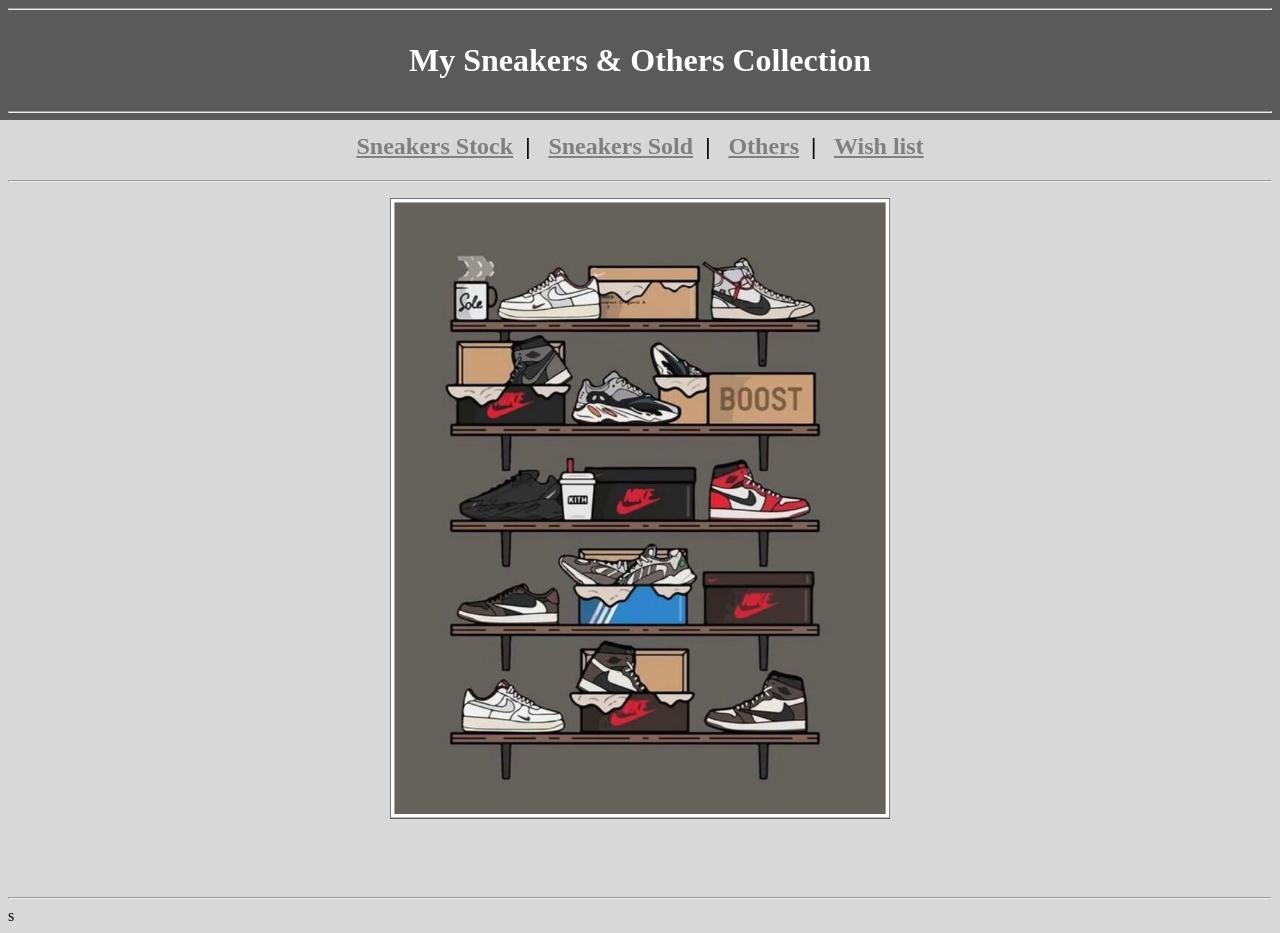
<file: Index.html>
<html>
<meta http-equiv="Content-Type" content="text/html; charset=utf-8"/>
	
	<head>
		</h2><hr>
		<title>Sneakers</title>
		<link rel="shurtcut icon" type="image/x-icon" href="Imagenes/favicon/favicon.ico">
	</head>
		<style>
		a:link {
  			color: Grey;
  			background-color: transparent;
  			text-decoration: underline;
			}
		</style>

	<body>
		<!--Background --> 
		<body background="Imagenes/Background/Background.png">

		<!--Title --> 	
		 	
		<h1>
			<font face="times new roman" size=6 color=White><p align=center>My Sneakers & Others Collection</font>
		</h1>

		<!--Menu --> 
		</h2><hr>
		<h2 style="text-align: center;">
			<a href="Store.html">Sneakers Stock</a><font size=5 color=black>&nbsp;&nbsp;|&nbsp;&nbsp;</font>
			<a href="Sold.html">Sneakers Sold</a><font size=5 color=black>&nbsp;&nbsp;|&nbsp;&nbsp;</font>
			<a href="Others.html">Others</a><font size=5 color=black>&nbsp;&nbsp;|&nbsp;&nbsp;</font>
			<a href="website_homepage.htm">Wish list</a><font size=5 color=black></font>
		</h2></h2><hr>

		<!--Body image --> 
		<p align=center><img src="Imagenes/Background/sns.jpg" alt="Logo" title="" width="500" height=""/></p>
		<br>
		<br>
		<br>
		<hr/>


	</body>

s
</html>
</file>
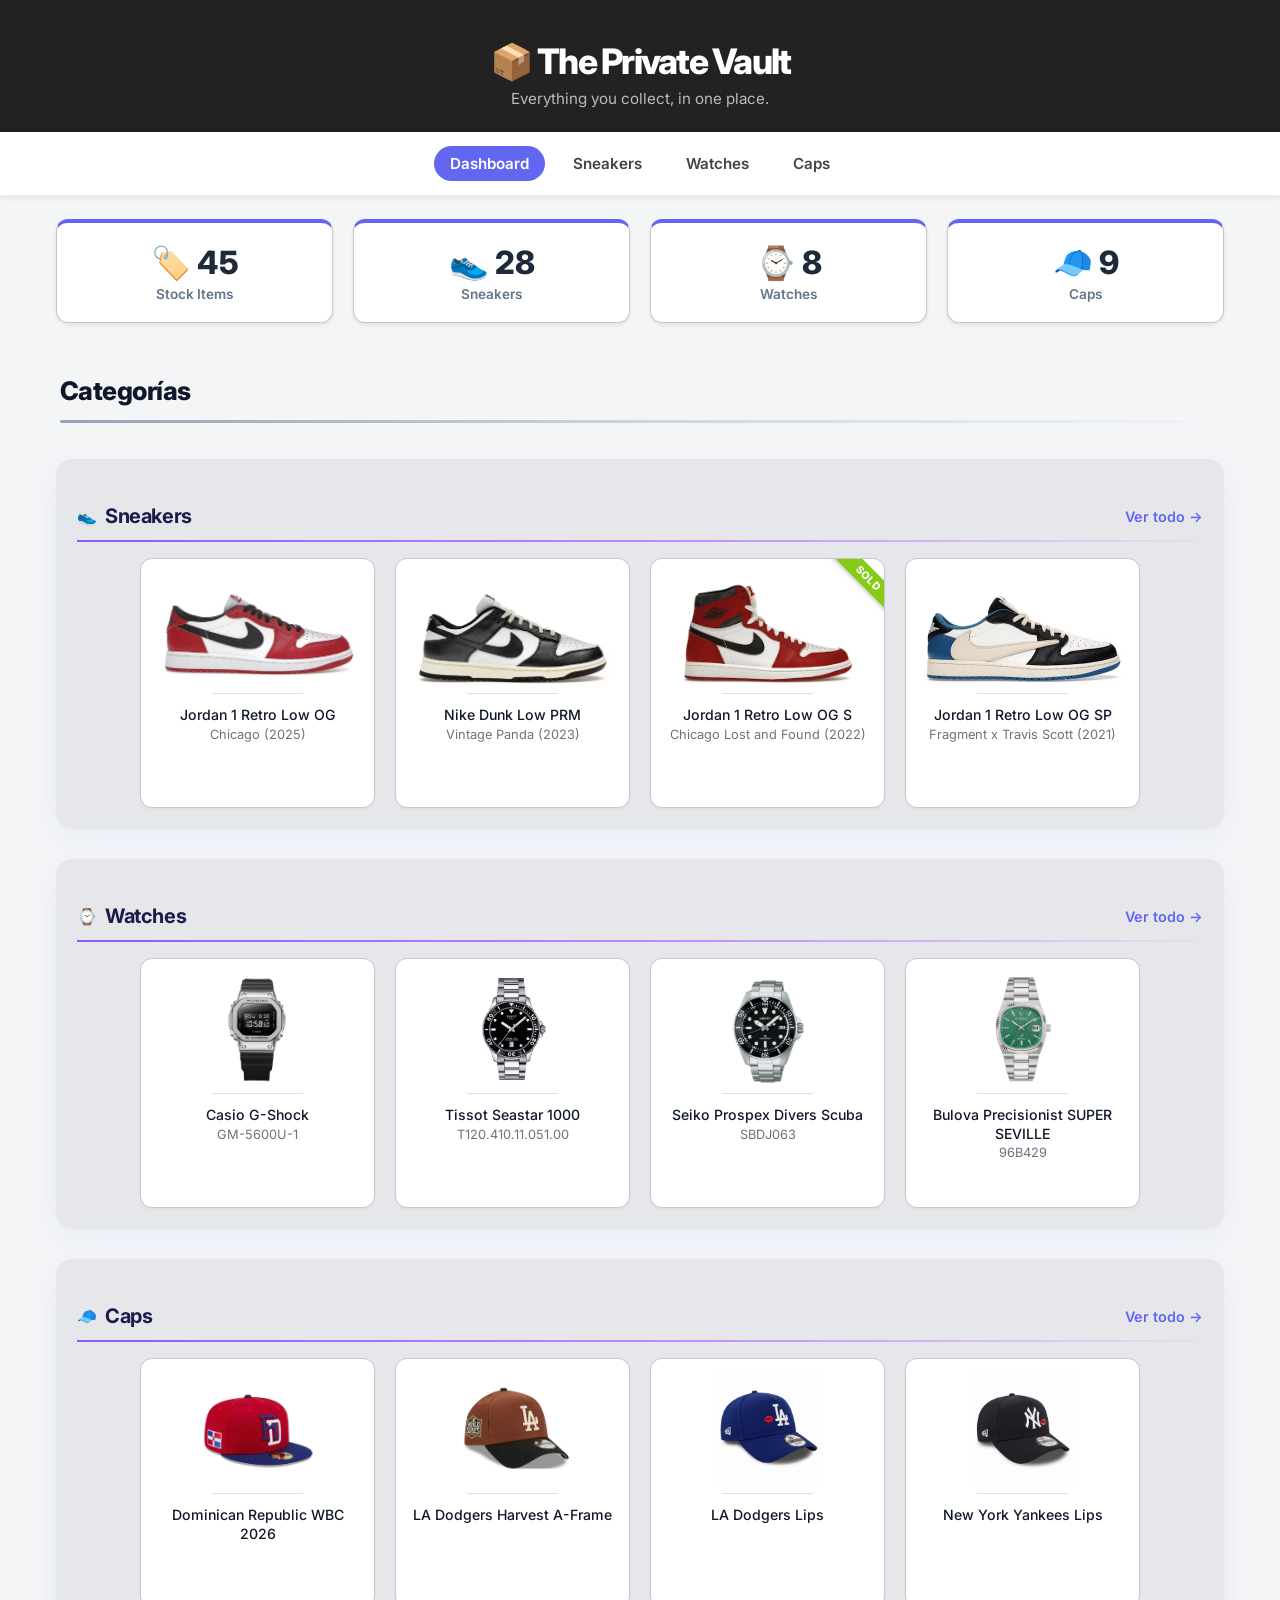
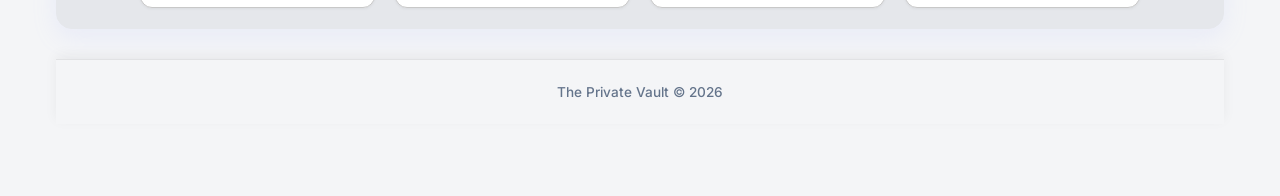
<file: index.html>
<!DOCTYPE html>
<html lang="es">
<head>
    <meta charset="UTF-8">
    <meta name="viewport" content="width=device-width, initial-scale=1.0">
    <title>The Private Vault</title>

    <!-- Fuentes de Google Fonts -->
    <link href="https://fonts.googleapis.com/css2?family=Inter:wght@300;400;600;800&display=swap" rel="stylesheet">
    
    <!-- Hoja de estilos centralizada -->
    <link rel="stylesheet" href="static\style.css">

    <!-- Favicon estándar -->
    <link rel="icon" type="image/png" sizes="32x32" href="imagenes/favicon/favicon-32x32.png">
    <link rel="icon" type="image/png" sizes="16x16" href="imagenes/favicon/favicon-16x16.png">

    <!-- Icono para iPhone/iPad (Apple Touch Icon) -->
    <link rel="apple-touch-icon" sizes="180x180" href="imagenes/favicon/apple-touch-icon.png">
</head>
<body>

    <!-- Encabezado Base -->
    <header>
        <h1>📦 The Private Vault</h1>
        <p>Everything you collect, in one place.</p>
    </header>

    <!-- Menú de Navegación Base -->
    <nav>
        <a href="index.html" class="active">Dashboard</a>
        <a href="templates/sneakers.html">Sneakers</a>
        <a href="templates/watches.html">Watches</a>
        <a href="templates/caps.html">Caps</a>
    </nav>

<div class="container">
    <div class="stats">
        <div class="card"><div class="num">🏷️ <span id="totalStock">0</span></div><div class="lbl">Stock Items</div></div>
        <div class="card"><div class="num">👟 <span id="totalSneakers">0</span></div><div class="lbl">Sneakers</div></div>
        <div class="card"><div class="num">⌚ <span id="totalWatches">0</span></div><div class="lbl">Watches</div></div>
        <div class="card"><div class="num">🧢 <span id="totalCaps">0</span></div><div class="lbl">Caps</div></div>
    </div>

<!-- BLOQUE PRINCIPAL: Categorías -->
<div class="main-categories-header">
    <h2 class="main-title">Categorías</h2>
    <div class="header-divider"></div>
</div>

<!-- SECCIÓN: Sneakers -->
<section class="category-section">
    <div class="category-header">
        <div class="header-left">
            <span class="category-icon">👟</span>
            <h2 class="category-title">Sneakers</h2>
        </div>
        <a href="templates/sneakers.html" class="see-all-btn">Ver todo &rarr;</a>
    </div>

    <div class="sneakers-grid">
        <!-- Card 1 -->
        <div class="sneaker-card">
            <img src="imagenes/sns/HQ6998-600.png" alt="Jordan 1 Retro High OG Palomino" loading="lazy">
            <hr class="card-divider">
            <div class="sneaker-info">
                <strong class="model-name">Jordan 1 Retro Low OG</strong>
                <span class="model-sub">Chicago (2025)</span>
            </div>
        </div>

        <!-- Card 2 -->
        <div class="sneaker-card">
            <img src="imagenes/sns/FQ8899-100.png" alt="Jordan 1 Retro Low OG Mocha" loading="lazy">
            <hr class="card-divider">
            <div class="sneaker-info">
                <strong class="model-name">Nike Dunk Low PRM</strong>
                <span class="model-sub">Vintage Panda (2023)</span>
            </div>
        </div>

        <!-- Card 3 -->
        <div class="sneaker-card">
            <span class="badge badge-sold">SOLD</span>
            <img src="imagenes/sns/DZ5485-612.png" alt="Jordan 1 Retro High OG Shadow" loading="lazy">
            <hr class="card-divider">
            <div class="sneaker-info">
                <strong class="model-name">Jordan 1 Retro Low OG S</strong>
                <span class="model-sub">Chicago Lost and Found (2022)</span>
            </div>
        </div>

        <!-- Card 4 -->
        <div class="sneaker-card">
            <img src="imagenes/sns/DM7866-140.png" alt="Jordan 1 Retro Low OG Game Royal" loading="lazy">
            <hr class="card-divider">
            <div class="sneaker-info">
                <strong class="model-name">Jordan 1 Retro Low OG SP</strong>
                <span class="model-sub">Fragment x Travis Scott (2021)</span>
            </div>
        </div>
    </div>
</section>

<!-- SECCIÓN: Watches -->
<section class="category-section">
    <div class="category-header">
        <div class="header-left">
            <span class="category-icon">⌚</span>
            <h2 class="category-title">Watches</h2>
        </div>
        <a href="templates/watches.html" class="see-all-btn">Ver todo &rarr;</a>
    </div>

    <div class="sneakers-grid">
        <!-- Card 1 -->
        <div class="sneaker-card">
            <img src="imagenes/watches/GM-5600U-1.png" alt="Casio G-Shock" loading="lazy">
            <hr class="card-divider">
            <div class="sneaker-info">
                <strong class="model-name">Casio G-Shock</strong>
                <span class="model-sub">GM-5600U-1</span>
            </div>
        </div>

        <!-- Card 2 -->
        <div class="sneaker-card">
            <img src="imagenes/watches/tissot-seastar-1000.png" alt="Tissot Seastar 1000" loading="lazy">
            <hr class="card-divider">
            <div class="sneaker-info">
                <strong class="model-name">Tissot Seastar 1000</strong>
                <span class="model-sub">T120.410.11.051.00</span>
            </div>
        </div>

        <!-- Card 3 -->
        <div class="sneaker-card">
            <img src="imagenes/watches/SBDJ063.png" alt="Seiko Prospex Divers Scuba" loading="lazy">
            <hr class="card-divider">
            <div class="sneaker-info">
                <strong class="model-name">Seiko Prospex Divers Scuba</strong>
                <span class="model-sub">SBDJ063</span>
            </div>
        </div>

        <!-- Card 4 -->
        <div class="sneaker-card">
            <img src="imagenes/watches/96B439.png" alt="Bulova Classic Surveyor" loading="lazy">
            <hr class="card-divider">
            <div class="sneaker-info">
                <strong class="model-name">Bulova Precisionist SUPER SEVILLE</strong>
                <span class="model-sub">96B429</span>
            </div>
        </div>
    </div>
</section>

<!-- SECCIÓN: Caps -->
<section class="category-section">
    <div class="category-header">
        <div class="header-left">
            <span class="category-icon">🧢</span>
            <h2 class="category-title">Caps</h2>
        </div>
        <a href="templates/caps.html" class="see-all-btn">Ver todo &rarr;</a>
    </div>

    <div class="sneakers-grid">
        <!-- Card 1 -->
        <div class="sneaker-card">
            <img src="imagenes/Caps/60794190.png" alt="LA Dodgers World Series Patch 9FORTY" loading="lazy">
            <hr class="card-divider">
            <div class="sneaker-info">
                <strong class="model-name">Dominican Republic WBC 2026</strong>
            </div>
        </div>
        <!-- Card 2 -->
        <div class="sneaker-card">
            <img src="imagenes/Caps/60426642.png" alt="New York Yankees Lips 9FORTY A-Frame" loading="lazy">
            <hr class="card-divider">
            <div class="sneaker-info">
                <strong class="model-name">LA Dodgers Harvest A-Frame</strong>
            </div>
        </div>

        <!-- Card 3 -->
        <div class="sneaker-card">
            <img src="imagenes/Caps/70803512.png" alt="Boston Red Sox World Series Patch 9FORTY E-Frame" loading="lazy">
            <hr class="card-divider">
            <div class="sneaker-info">
                <strong class="model-name">LA Dodgers Lips</strong>
            </div>
        </div>

        <!-- Card 4 -->
        <div class="sneaker-card">
            <img src="imagenes/Caps/70803508.png" alt="LA Dodgers Lips 9FORTY A-Frame" loading="lazy">
            <hr class="card-divider">
            <div class="sneaker-info">
                <strong class="model-name">New York Yankees Lips</strong>
            </div>
        </div>
    </div>
</section>

<script src="static/stock.js"></script>

<!-- Pie de página Base -->
<footer>The Private Vault © 2026</footer>

</body>
</html>
</file>
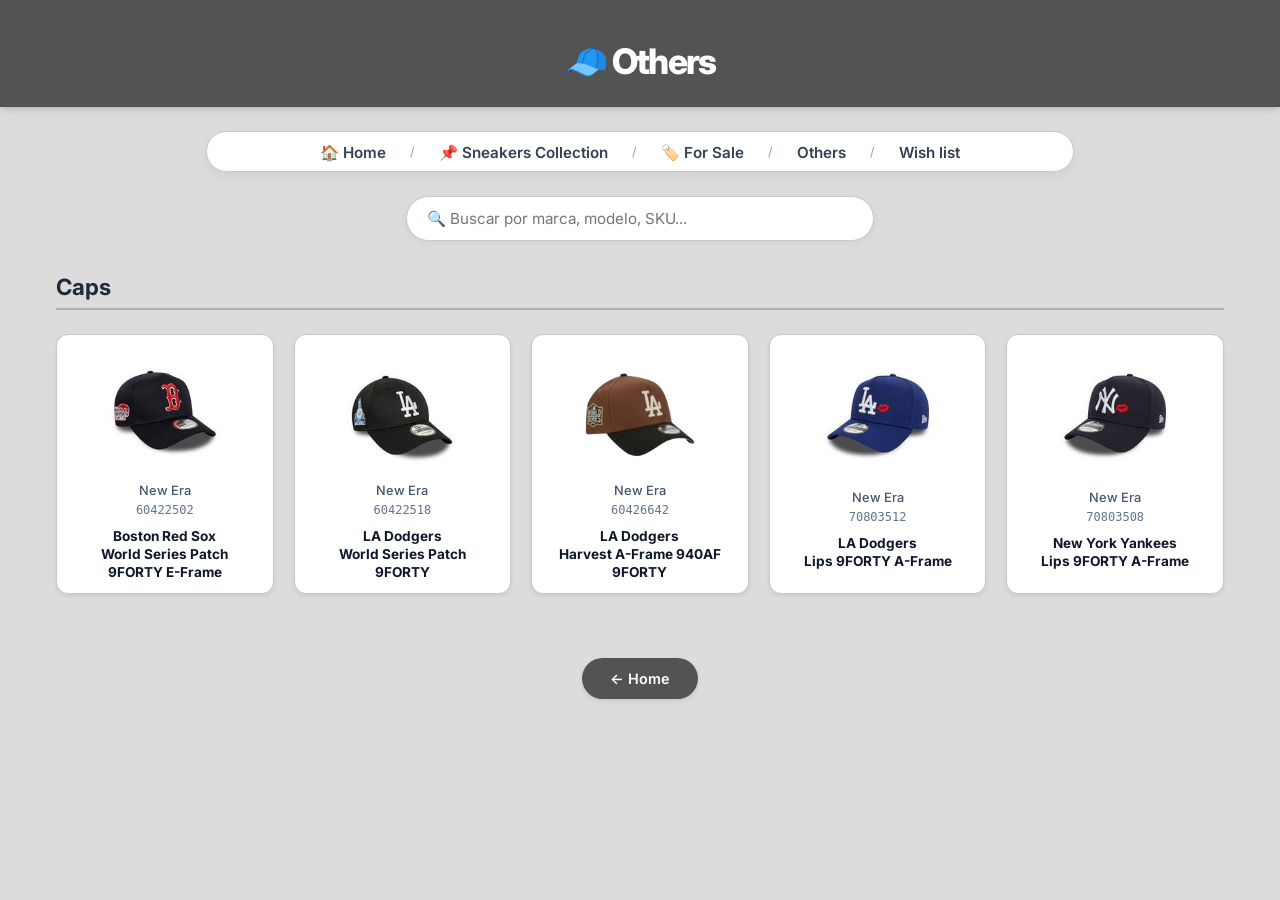
<file: Others.html>
<!DOCTYPE html>
<html lang="es">
<head>
    <meta charset="UTF-8">
    <meta name="viewport" content="width=device-width, initial-scale=1.0">
    <title>Others - My Own Collection</title>
    <link rel="shortcut icon" type="image/x-icon" href="Imagenes/favicon/favicon3.ico">
    
    <!-- Fuente moderna Google Fonts -->
    <link rel="preconnect" href="https://fonts.googleapis.com">
    <link rel="preconnect" href="https://fonts.gstatic.com" crossorigin>
    <link href="https://fonts.googleapis.com/css2?family=Inter:wght@400;600;800&display=swap" rel="stylesheet">

    <style>
        * {
            margin: 0;
            padding: 0;
            box-sizing: border-box;
        }

        /* Fondo general gris claro */
        body {
            font-family: 'Inter', system-ui, -apple-system, sans-serif;
            background-color: #dcdcdc; 
            color: #1e293b;
            padding-bottom: 3rem;
            display: flex;
            flex-direction: column;
            align-items: center;
            min-height: 100vh;
        }

        /* Cabecera superior gris oscura */
        header {
            width: 100%;
            background-color: #535353;
            padding: 2.5rem 1rem 1.5rem 1rem;
            text-align: center;
            box-shadow: 0 4px 6px -1px rgba(0, 0, 0, 0.15);
        }

        h1 {
            font-size: 2.2rem;
            font-weight: 800;
            letter-spacing: -0.05em;
            color: #ffffff;
        }

        /* Menú de Navegación */
        nav {
            width: 100%;
            max-width: 900px;
            margin: 1.5rem 0 1rem 0;
            padding: 0 1rem;
        }

        .menu {
            display: flex;
            justify-content: center;
            align-items: center;
            gap: 0.5rem;
            flex-wrap: wrap;
            list-style: none;
            background: #ffffff;
            padding: 0.6rem 1.2rem;
            border-radius: 9999px;
            border: 1px solid #c8c8c8;
            box-shadow: 0 4px 12px rgba(0, 0, 0, 0.05);
        }

        .menu a {
            color: #334155;
            text-decoration: none;
            font-weight: 600;
            font-size: 0.95rem;
            padding: 0.5rem 1rem;
            border-radius: 9999px;
            transition: all 0.2s ease;
        }

        .menu a:hover {
            color: #ffffff;
            background-color: #535353;
        }

        .separator {
            color: #94a3b8;
            font-size: 0.8rem;
            user-select: none;
        }

        /* Buscador */
        .search-container {
            width: 100%;
            max-width: 500px;
            margin: 0.5rem 0 2rem 0;
            padding: 0 1rem;
        }

        .search-input {
            width: 100%;
            padding: 0.75rem 1.25rem;
            font-size: 0.95rem;
            font-family: inherit;
            border-radius: 9999px;
            border: 1px solid #c8c8c8;
            background-color: #ffffff;
            box-shadow: 0 2px 8px rgba(0, 0, 0, 0.05);
            outline: none;
            transition: all 0.2s ease;
        }

        .search-input:focus {
            border-color: #535353;
            box-shadow: 0 4px 12px rgba(0, 0, 0, 0.12);
        }

        /* Contenedor principal */
        .collection-container {
            width: 100%;
            max-width: 1200px;
            padding: 0 1rem;
        }

        /* Títulos de Categoría */
        .category-title {
            font-size: 1.4rem;
            font-weight: 700;
            color: #1e293b;
            border-bottom: 2px solid #b0b0b0;
            padding-bottom: 0.5rem;
            margin: 2.5rem 0 1.5rem 0;
        }

        .category-title:first-of-type {
            margin-top: 0;
        }

        /* Layout Grid Responsive */
        .items-grid {
            display: grid;
            grid-template-columns: repeat(auto-fill, minmax(180px, 1fr)); 
            gap: 1.25rem;
        }

        /* Tarjetas de artículos (Gorras / Zapatillas) */
        .item-card {
            background-color: #ffffff;
            border: 1px solid #c8c8c8;
            border-radius: 12px;
            padding: 1rem;
            text-align: center;
            display: flex;
            flex-direction: column;
            align-items: center;
            justify-content: space-between;
            height: 260px; /* Altura fija uniforme para todas las tarjetas */
            transition: transform 0.2s ease, box-shadow 0.2s ease;
            box-shadow: 0 2px 4px rgba(0, 0, 0, 0.08);
        }

        .item-card:hover {
            transform: translateY(-4px);
            box-shadow: 0 10px 15px -3px rgba(0, 0, 0, 0.15);
        }

        .item-card img {
            width: 100%;
            height: 120px;
            object-fit: contain;
            margin-bottom: 0.75rem;
        }

        .item-info {
            font-size: 0.85rem;
            line-height: 1.3;
            width: 100%;
            display: flex;
            flex-direction: column;
            justify-content: center;
            flex-grow: 1;
        }

        .brand-name {
            color: #475569;
            font-size: 0.8rem;
            font-weight: 500;
        }

        .sku {
            color: #64748b;
            font-size: 0.75rem;
            font-family: monospace;
            margin: 0.2rem 0;
        }

        .item-details {
            color: #0f172a;
            font-weight: 700;
            margin-top: 0.4rem;
            display: block;
        }

        /* Botón de navegación inferior */
        .footer-nav {
            margin-top: 4rem;
            text-align: center;
        }

        .btn-home {
            display: inline-block;
            color: #ffffff;
            text-decoration: none;
            background: #535353;
            padding: 0.75rem 1.75rem;
            border-radius: 9999px;
            font-weight: 600;
            font-size: 0.9rem;
            transition: all 0.2s ease;
            box-shadow: 0 2px 4px rgba(0,0,0,0.1);
        }

        .btn-home:hover {
            background: #383838;
            transform: translateY(-2px);
        }

        /* Adaptación a dispositivos móviles */
        @media (max-width: 640px) {
            h1 {
                font-size: 1.8rem;
            }

            .menu {
                border-radius: 16px;
                flex-direction: column;
                gap: 0.25rem;
                padding: 0.75rem;
            }

            .separator {
                display: none;
            }

            .menu li {
                width: 100%;
            }

            .menu a {
                width: 100%;
                display: block;
                text-align: center;
            }
        }
    </style>
</head>
<body>

    <!-- Encabezado -->
    <header>
        <h1>🧢 Others</h1>
    </header>

    <!-- Navegación Principal -->
    <nav>
        <ul class="menu">
            <li><a href="index.html">🏠 Home</a></li>
            <li class="separator">/</li>
            <li><a href="Store.html">📌 Sneakers Collection</a></li>
            <li class="separator">/</li>
            <li><a href="Sold.html">🏷️ For Sale</a></li>
            <li class="separator">/</li>
            <li><a href="Others.html">Others</a></li>
            <li class="separator">/</li>
            <li><a href="website_homepage.htm">Wish list</a></li>
        </ul>
    </nav>

    <!-- Buscador -->
    <div class="search-container">
        <input type="text" id="searchInput" class="search-input" placeholder="🔍 Buscar por marca, modelo, SKU..." onkeyup="filterSneakers()">
    </div>
    
    <!-- Contenido Principal -->
    <main class="collection-container">

        <!-- CATEGORÍA: Caps -->
        <h2 class="category-title">Caps</h2>
        <div class="items-grid">

            <div class="item-card">
                <img src="Imagenes/Caps/60422502.jpg" alt="New Era Boston Red Sox">
                <div class="item-info">
                    <div class="brand-name">New Era</div>
                    <div class="sku">60422502</div>
                    <strong class="item-details">Boston Red Sox<br>World Series Patch<br>9FORTY E-Frame</strong>
                </div>
            </div>

            <div class="item-card">
                <img src="Imagenes/Caps/60422518.jpg" alt="New Era LA Dodgers">
                <div class="item-info">
                    <div class="brand-name">New Era</div>
                    <div class="sku">60422518</div>
                    <strong class="item-details">LA Dodgers<br>World Series Patch<br>9FORTY</strong>
                </div>
            </div>

            <div class="item-card">
                <img src="Imagenes/Caps/60426642.png" alt="New Era LA Dodgers Harvest">
                <div class="item-info">
                    <div class="brand-name">New Era</div>
                    <div class="sku">60426642</div>
                    <strong class="item-details">LA Dodgers<br>Harvest A-Frame 940AF<br>9FORTY</strong>
                </div>
            </div>

            <div class="item-card">
                <img src="Imagenes/Caps/70803512.jpg" alt="New Era LA Dodgers Lips">
                <div class="item-info">
                    <div class="brand-name">New Era</div>
                    <div class="sku">70803512</div>
                    <strong class="item-details">LA Dodgers<br>Lips 9FORTY A-Frame</strong>
                </div>
            </div>

            <div class="item-card">
                <img src="Imagenes/Caps/70803508.jpg" alt="New Era NY Yankees Lips">
                <div class="item-info">
                    <div class="brand-name">New Era</div>
                    <div class="sku">70803508</div>
                    <strong class="item-details">New York Yankees<br>Lips 9FORTY A-Frame</strong>
                </div>
            </div>

        </div>

    </main>

    <!-- Pie de página con botón de navegación -->
    <footer class="footer-nav">
        <a href="index.html" class="btn-home">← Home</a>
    </footer>

    <!-- Script de filtrado en tiempo real -->
    <script>
        function filterSneakers() {
            const input = document.getElementById('searchInput').value.toLowerCase().trim();
            const cards = document.querySelectorAll('.item-card');
            const categories = document.querySelectorAll('.category-title');
            const grids = document.querySelectorAll('.items-grid');

            cards.forEach(card => {
                // Obtener todo el texto de la tarjeta + atributo alt de la imagen
                const imgAlt = card.querySelector('img') ? card.querySelector('img').alt.toLowerCase() : '';
                const cardText = card.innerText.toLowerCase() + ' ' + imgAlt;

                if (cardText.includes(input)) {
                    card.style.display = 'flex';
                } else {
                    card.style.display = 'none';
                }
            });

            // Ocultar categorías vacías si no hay resultados en ellas
            grids.forEach((grid, index) => {
                let hasVisible = false;
                grid.querySelectorAll('.item-card').forEach(card => {
                    if (card.style.display !== 'none') {
                        hasVisible = true;
                    }
                });

                if (hasVisible) {
                    grid.style.display = 'grid';
                    if (categories[index]) categories[index].style.display = 'block';
                } else {
                    grid.style.display = 'none';
                    if (categories[index]) categories[index].style.display = 'none';
                }
            });
        }
    </script>

</body>
</html>
</file>
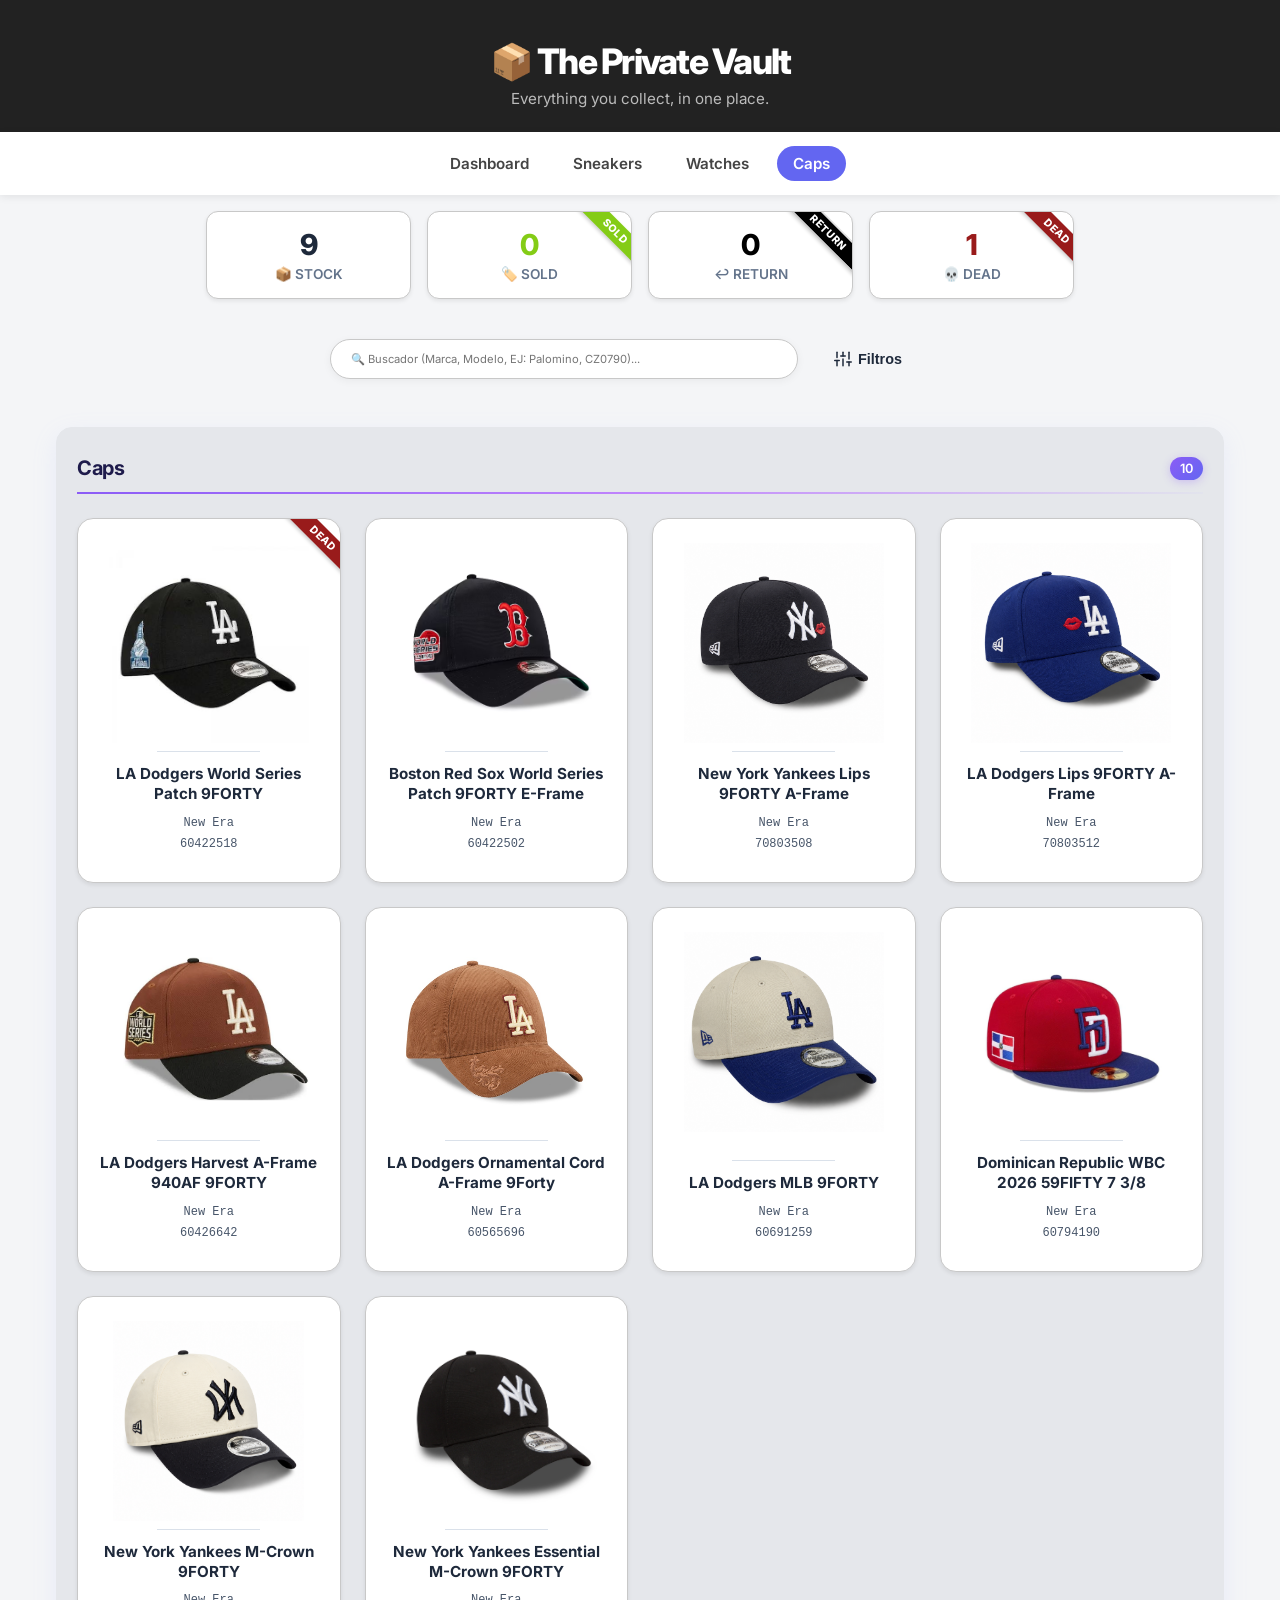
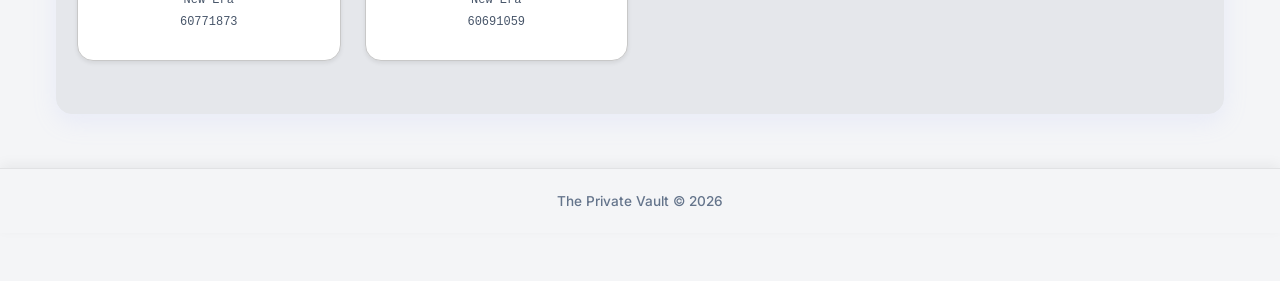
<file: templates/caps.html>
<!DOCTYPE html> 
<html lang="es">
<head>
    <meta charset="UTF-8">
    <meta name="viewport" content="width=device-width, initial-scale=1.0">
    <title>The Private Vault</title>

    <!-- Fuente moderna Google Fonts -->
    <link rel="preconnect" href="https://fonts.googleapis.com">
    <link rel="preconnect" href="https://fonts.gstatic.com" crossorigin>
    <link href="https://fonts.googleapis.com/css2?family=Inter:wght@400;500;600;700;800&display=swap" rel="stylesheet">

    <!-- Vincula tu nuevo archivo de estilos -->
    <link rel="stylesheet" href="../static/style.css">

    <!-- Favicon estándar -->
    <link rel="icon" type="image/png" sizes="32x32" href="../imagenes/favicon/favicon-32x32.png">
    <link rel="icon" type="image/png" sizes="16x16" href="../imagenes/favicon/favicon-16x16.png">

    <!-- Icono para iPhone/iPad (Apple Touch Icon) -->
    <link rel="apple-touch-icon" sizes="180x180" href="../imagenes/favicon/apple-touch-icon.png">

</head>
<body>

    <!-- Encabezado Base -->
    <header>
        <h1>📦 The Private Vault</h1>
        <p>Everything you collect, in one place.</p>
    </header>

    <!-- Menú de Navegación Base -->
    <nav>
        <a href="../index.html">Dashboard</a>
        <a href="sneakers.html">Sneakers</a>
        <a href="watches.html">Watches</a>
        <a href="caps.html" class="active">Caps</a>
    </nav>

    <!-- Resumen de Estadísticas (Ordenado en Grid de 2 columnas en móviles como el Index) -->
    <div class="stats-container" style="width: 100%; max-width: 900px; margin: 1rem auto; padding: 0 1rem; display: grid; grid-template-columns: repeat(auto-fit, minmax(140px, 1fr)); gap: 1rem;">
        
        <!-- STOCK -->
        <div style="background: #ffffff; border: 1px solid #c8c8c8; padding: 1rem; border-radius: 12px; text-align: center; box-shadow: 0 2px 4px rgba(0,0,0,0.08);">
            <div id="stockCount" style="font-size: 1.8rem; font-weight: 800; color: #1e293b; margin-bottom: 0.2rem; line-height: 1.2;">0</div>
            <div style="font-size: 0.85rem; color: #64748b; font-weight: 600;">📦 STOCK</div>
        </div>

        <!-- TARJETA SOLD -->
        <div style="position: relative; overflow: hidden; background: #ffffff; border: 1px solid #c8c8c8; padding: 1rem; border-radius: 12px; text-align: center; box-shadow: 0 2px 4px rgba(0,0,0,0.08);">
            <span class="badge badge-sold">SOLD</span>
            <div id="soldCount" style="font-size: 1.8rem; font-weight: 800; color: #84cc16; margin-bottom: 0.2rem; line-height: 1.2;">0</div>
            <div style="font-size: 0.85rem; color: #64748b; font-weight: 600;">🏷️ SOLD</div>
        </div>

        <!-- TARJETA RETURN -->
        <div style="position: relative; overflow: hidden; background: #ffffff; border: 1px solid #c8c8c8; padding: 1rem; border-radius: 12px; text-align: center; box-shadow: 0 2px 4px rgba(0,0,0,0.08);">
            <span class="badge badge-return">RETURN</span>
            <div id="returnCount" style="font-size: 1.8rem; font-weight: 800; color: #000000; margin-bottom: 0.2rem; line-height: 1.2;">0</div>
            <div style="font-size: 0.85rem; color: #64748b; font-weight: 600;">↩️ RETURN</div>
        </div>
        <!-- TARJETA DEAD -->
        <div style="position: relative; overflow: hidden; background: #ffffff; border: 1px solid #c8c8c8; padding: 1rem; border-radius: 12px; text-align: center; box-shadow: 0 2px 4px rgba(0,0,0,0.08);">
            <span class="badge badge-dead">DEAD</span>
            <div id="deadCount" style="font-size: 1.8rem; font-weight: 800; color: #991b1b; margin-bottom: 0.2rem; line-height: 1.2;">0</div>
            <div style="font-size: 0.85rem; color: #64748b; font-weight: 600;">💀 DEAD</div>
        </div>

    </div>

    <!-- CONTENEDOR DEL BUSCADOR Y FILTROS ALINEADOS -->
    <div class="filter-toggle-container">
        <div class="search-and-filter-bar">
            
            <!-- Único Buscador en Vivo (Con el ID principal) -->
            <div class="search-container">
                <input type="text" id="searchInput" class="search-input" placeholder="🔍 Buscador (Marca, Modelo, EJ: Palomino, CZ0790)...">
            </div>

            <!-- Botón de filtros alineado y pegado al buscador -->
            <div class="filter-dropdown-wrapper">
                <button id="btnFiltros" class="btn-toggle-filtros" type="button">
                    <svg class="icon-sliders" xmlns="http://www.w3.org/2000/svg" width="18" height="18" viewBox="0 0 24 24" fill="none" stroke="currentColor" stroke-width="2" stroke-linecap="round" stroke-linejoin="round">
                        <line x1="4" y1="21" x2="4" y2="14"></line><line x1="4" y1="10" x2="4" y2="3"></line>
                        <line x1="12" y1="21" x2="12" y2="12"></line><line x1="12" y1="8" x2="12" y2="3"></line>
                        <line x1="20" y1="21" x2="20" y2="16"></line><line x1="20" y1="12" x2="20" y2="3"></line>
                        <line x1="1" y1="14" x2="7" y2="14"></line><line x1="9" y1="8" x2="15" y2="8"></line>
                        <line x1="17" y1="16" x2="23" y2="16"></line>
                    </svg>
                    <span class="btn-filtros-title">Filtros<span id="txtStatusFiltro"></span></span>
                </button>

                <!-- Menú desplegable -->
                <div id="panelFiltros" class="filtros-panel-vertical">
                    <div class="status-group-vertical">
                        <button type="button" class="btn-status active" data-status="all">Todos</button>
                        <button type="button" class="btn-status btn-stock" data-status="stock">Stock</button>
                        <button type="button" class="btn-status btn-sold" data-status="sold">Sold</button>
                        <button type="button" class="btn-status btn-return" data-status="return">Return</button>
                        <button type="button" class="btn-status btn-dead" data-status="dead">Dead</button>
                        <button type="button" class="btn-status btn-sale" data-status="sale">For Sale</button>
                    </div>
                </div>
            </div>
        </div>
    </div>

    <!-- Contenido Principal -->
    <main class="collection-container">

    <!-- CATEGORÍA: Caps -->
    <section class="category-section">
        <div class="category-header">
            <h2 class="category-title">Caps</h2>
            <span class="category-count">0</span>
        </div>

        <!-- ÚNICO contenedor grid para todas las tarjetas -->
        <div class="sneakers-grid watches-grid">
            
            <div class="sneaker-card">
                <span class="badge badge-dead">DEAD</span>
                <img src="../imagenes/Caps/60422518.png" alt="LA Dodgers World Series" loading="lazy">
                <div class="sneaker-info">
                    <hr class="card-divider">
                    <strong class="model-name">LA Dodgers World Series Patch 9FORTY</strong>
                    <ul class="watch-specs-list">
                        <li>New Era</li>
                        <li>60422518</li>
                    </ul>
                </div>
            </div>

            <div class="sneaker-card">
                <img src="../imagenes/Caps/60422502.png" alt="Boston Red Sox World Series" loading="lazy">
                <div class="sneaker-info">
                    <hr class="card-divider">
                    <strong class="model-name">Boston Red Sox World Series Patch 9FORTY E-Frame</strong>
                    <ul class="watch-specs-list">
                        <li>New Era</li>
                        <li>60422502</li>
                    </ul>
                </div>
            </div>
            <div class="sneaker-card">
                <img src="../imagenes/Caps/70803508.png" alt="New York Yankees Lips 9FORTY A-Frame" loading="lazy">
                <div class="sneaker-info">
                    <hr class="card-divider">
                    <strong class="model-name">New York Yankees Lips 9FORTY A-Frame</strong>
                    <ul class="watch-specs-list">
                        <li>New Era</li>
                        <li>70803508</li>
                    </ul>
                </div>
            </div>
            <div class="sneaker-card">
                <img src="../imagenes/Caps/70803512.png" alt="LA Dodgers Lips 9FORTY A-Frame" loading="lazy">
                <div class="sneaker-info">
                    <hr class="card-divider">
                    <strong class="model-name">LA Dodgers Lips 9FORTY A-Frame</strong>
                    <ul class="watch-specs-list">
                        <li>New Era</li>
                        <li>70803512</li>
                    </ul>
                </div>
            </div>
            <div class="sneaker-card">
                <img src="../imagenes/Caps/60426642.png" alt="LA Dodgers Harvest A-Frame" loading="lazy">
                <div class="sneaker-info">
                    <hr class="card-divider">
                    <strong class="model-name">LA Dodgers Harvest A-Frame 940AF 9FORTY</strong>
                    <ul class="watch-specs-list">
                        <li>New Era</li>
                        <li>60426642</li>
                    </ul>
                </div>
            </div>
            <div class="sneaker-card">
                <img src="../imagenes/Caps/60565696.jpg" alt="LA Dodgers Ornamental Cord A-Frame" loading="lazy">
                <div class="sneaker-info">
                    <hr class="card-divider">
                    <strong class="model-name">LA Dodgers Ornamental Cord A-Frame 9Forty</strong>
                    <ul class="watch-specs-list">
                        <li>New Era</li>
                        <li>60565696</li>
                    </ul>
                </div>
            </div>
            <div class="sneaker-card">
                <img src="../imagenes/Caps/60691259.png" alt="Tissot Seastar 1000" loading="lazy">
                <div class="sneaker-info">
                    <hr class="card-divider">
                    <strong class="model-name">LA Dodgers MLB 9FORTY</strong>
                    <ul class="watch-specs-list">
                        <li>New Era</li>
                        <li>60691259</li>
                    </ul>
                </div>
            </div>
            <div class="sneaker-card">
                <img src="../imagenes/Caps/60794190.png" alt="Tissot Seastar 1000" loading="lazy">
                <div class="sneaker-info">
                    <hr class="card-divider">
                    <strong class="model-name">Dominican Republic WBC 2026 59FIFTY 7 3/8</strong>
                    <ul class="watch-specs-list">
                        <li>New Era</li>
                        <li>60794190</li>
                    </ul>
                </div>
            </div>    
            <div class="sneaker-card">
                <img src="../imagenes/Caps/60771873.png" alt="New Era 9FORTY MC NEW YORK YANKEES" loading="lazy">
                <div class="sneaker-info">
                    <hr class="card-divider">
                    <strong class="model-name">New York Yankees M-Crown 9FORTY</strong>
                    <ul class="watch-specs-list">
                        <li>New Era</li>
                        <li>60771873</li>
                    </ul>
                </div>
            </div>
            <div class="sneaker-card">
                <img src="../imagenes/Caps/60691059.png" alt="New Era 9FORTY New York Yankees Essential" loading="lazy">
                <div class="sneaker-info">
                    <hr class="card-divider">
                    <strong class="model-name">New York Yankees Essential M-Crown 9FORTY</strong>
                    <ul class="watch-specs-list">
                        <li>New Era</li>
                        <li>60691059</li>
                    </ul>
                </div>
            </div>
        </div>
    </section>




    </main>

    <!-- Pie de página -->
    <!-- Pie de página Base -->
    <footer>The Private Vault © 2026</footer>


    <!-- Script de Interactividad -->
    <script>
        document.addEventListener('DOMContentLoaded', () => {
            // ==========================================
            // 1. SELECCIÓN DE ELEMENTOS DOM
            // ==========================================
            const stockCountEl = document.getElementById('stockCount');
            const soldCountEl = document.getElementById('soldCount');
            const returnCountEl = document.getElementById('returnCount');
            const deadCountEl = document.getElementById('deadCount');

            const sections = document.querySelectorAll('.category-section');
            const sneakerCards = document.querySelectorAll('.sneaker-card');
            const searchInput = document.getElementById('searchInput');

            // Elementos del menú desplegable de filtros
            const btnFiltros = document.getElementById('btnFiltros');
            const panelFiltros = document.getElementById('panelFiltros');
            const txtStatusFiltro = document.getElementById('txtStatusFiltro');
            const filterBtns = document.querySelectorAll('.status-group-vertical .btn-status, .btn-status');

            let currentStatus = 'all'; // Estado inicial del filtro (muestra todo)

            // ==========================================
            // 2. ACTUALIZAR TEXTO Y ESTILO DEL FILTRO SUPERIOR
            // ==========================================
            const updateButtonText = () => {
                if (!txtStatusFiltro) return;
                txtStatusFiltro.className = '';

                if (currentStatus === 'all') {
                    txtStatusFiltro.textContent = '';
                } else {
                    // Muestra 'FOR SALE' si es sale, de lo contrario muestra el texto en mayúsculas
                    txtStatusFiltro.textContent = currentStatus === 'sale' ? 'FOR SALE' : currentStatus.toUpperCase();
                    // Aplica la clase del recuadro con su respectivo color
                    txtStatusFiltro.classList.add(`status-badge-${currentStatus}`);
                }
            };

            // ==========================================
            // 3. CALCULAR Y RELLENAR LAS ESTADÍSTICAS GLOBALES
            // ==========================================
            const initGlobalStats = () => {
                let totalStock = 0;
                let totalSold = 0;
                let totalReturn = 0;
                let totalDead = 0;

                // Recorre todas las tarjetas para contar cuántas hay de cada estado
                sneakerCards.forEach(card => {
                    const hasSold = card.querySelector('.badge-sold');
                    const hasReturn = card.querySelector('.badge-return');
                    const hasDead = card.querySelector('.badge-dead');

                    if (hasSold) {
                        totalSold++;
                    } else if (hasReturn) {
                        totalReturn++;
                    } else if (hasDead) {
                        totalDead++;
                    } else {
                        totalStock++; // Incluye stock normal y for sale
                    }
                });

                // Rellena los números en las tarjetas superiores de la interfaz
                if (stockCountEl) stockCountEl.textContent = totalStock;
                if (soldCountEl) soldCountEl.textContent = totalSold;
                if (returnCountEl) returnCountEl.textContent = totalReturn;
                if (deadCountEl) deadCountEl.textContent = totalDead;

                // Guarda el total de stock para que otros archivos (como el Dashboard) lo lean
                localStorage.setItem('capsCount', totalStock);
            };

            // ==========================================
            // 4. ACTUALIZAR CONTADORES Y OCULTAR SECCIONES VACÍAS
            // ==========================================
            const updateCategoryCounts = () => {
                sections.forEach(section => {
                    const visibleCards = section.querySelectorAll('.sneaker-card:not([style*="display: none"])');
                    const countBadge = section.querySelector('.category-count');
                    if (countBadge) countBadge.textContent = visibleCards.length;

                    // Oculta la sección completa si no quedan tarjetas visibles tras filtrar
                    if (visibleCards.length === 0) {
                        section.style.display = 'none';
                    } else {
                        section.style.display = 'block';
                    }
                });
            };

            // ==========================================
            // 5. DETERMINAR EL ESTADO REAL DE UNA TARJETA
            // ==========================================
            const getCardStatus = (card) => {
                if (card.querySelector('.badge-sold')) return 'sold';
                if (card.querySelector('.badge-return')) return 'return';
                if (card.querySelector('.badge-dead')) return 'dead';
                if (card.querySelector('.badge-sale')) return 'sale';
                return 'stock';
            };

            // ==========================================
            // 6. LÓGICA DE FILTRADO (BUSCADOR + ESTADO)
            // ==========================================
            const filterCaps = () => {
                const query = searchInput ? searchInput.value.toLowerCase().trim() : '';

                sneakerCards.forEach(card => {
                    const text = card.textContent.toLowerCase();
                    const cardStatus = getCardStatus(card);

                    const matchesSearch = text.includes(query);

                    // Regla lógica: Si se clica "Stock", muestra tanto stock como for sale
                    let matchesStatus = false;
                    if (currentStatus === 'all') {
                        matchesStatus = true;
                    } else if (currentStatus === 'stock') {
                        matchesStatus = (cardStatus === 'stock' || cardStatus === 'sale');
                    } else {
                        matchesStatus = (cardStatus === currentStatus);
                    }

                    // Muestra u oculta la tarjeta según el resultado de la búsqueda y el filtro
                    if (matchesSearch && matchesStatus) {
                        card.style.display = 'flex';
                    } else {
                        card.style.display = 'none';
                    }
                });

                updateCategoryCounts();
            };

            // Inicialización al cargar la página
            initGlobalStats();
            updateCategoryCounts();
            updateButtonText();

            // Evento para el buscador en tiempo real
            if (searchInput) {
                searchInput.addEventListener('input', filterCaps);
            }

            // ==========================================
            // 7. CONTROL DEL MENÚ DESPLEGABLE DE FILTROS
            // ==========================================
            if (btnFiltros && panelFiltros) {
                btnFiltros.addEventListener('click', (e) => {
                    e.stopPropagation();
                    panelFiltros.classList.toggle('activo');
                });

                // Cierra el panel si se hace clic fuera de él
                document.addEventListener('click', (e) => {
                    if (!panelFiltros.contains(e.target) && !btnFiltros.contains(e.target)) {
                        panelFiltros.classList.remove('activo');
                    }
                });
            }

            // Eventos de clic para los botones de opciones de filtro
            filterBtns.forEach(btn => {
                btn.addEventListener('click', function() {
                    filterBtns.forEach(b => b.classList.remove('active'));
                    this.classList.add('active');

                    currentStatus = (this.getAttribute('data-status') || 'all').toLowerCase();
                    
                    updateButtonText();
                    filterCaps();

                    if (panelFiltros) {
                        panelFiltros.classList.remove('activo');
                    }
                });
            });

            // ==========================================
            // 8. MODAL DE AMPLIACIÓN DE IMÁGENES
            // ==========================================
            const modal = document.getElementById("image-modal");
            const modalImg = document.getElementById("expanded-img");
            const closeBtn = document.querySelector(".modal-close");

            document.addEventListener("click", (e) => {
                if (e.target.matches(".sneaker-card img") && modalImg && modal) {
                    modalImg.src = e.target.src;
                    modalImg.alt = e.target.alt;
                    modal.classList.add("show");
                }
            });

            if (closeBtn && modal) {
                closeBtn.addEventListener("click", () => {
                    modal.classList.remove("show");
                });
            }

            if (modal) {
                modal.addEventListener("click", (e) => {
                    if (e.target === modal || e.target === closeBtn) {
                        modal.classList.remove("show");
                    }
                });
            }

            // Cerrar modal presionando la tecla ESC
            document.addEventListener("keydown", (e) => {
                if (e.key === "Escape" && modal && modal.classList.contains("show")) {
                    modal.classList.remove("show");
                }
            });
        });
    </script>

<!-- Modal para ampliar la imagen -->
<div id="image-modal" class="image-modal">
    <span class="modal-close">&times;</span>
    <img class="modal-content" id="expanded-img" alt="Imagen ampliada">
</div>
</body>
</html>
</file>
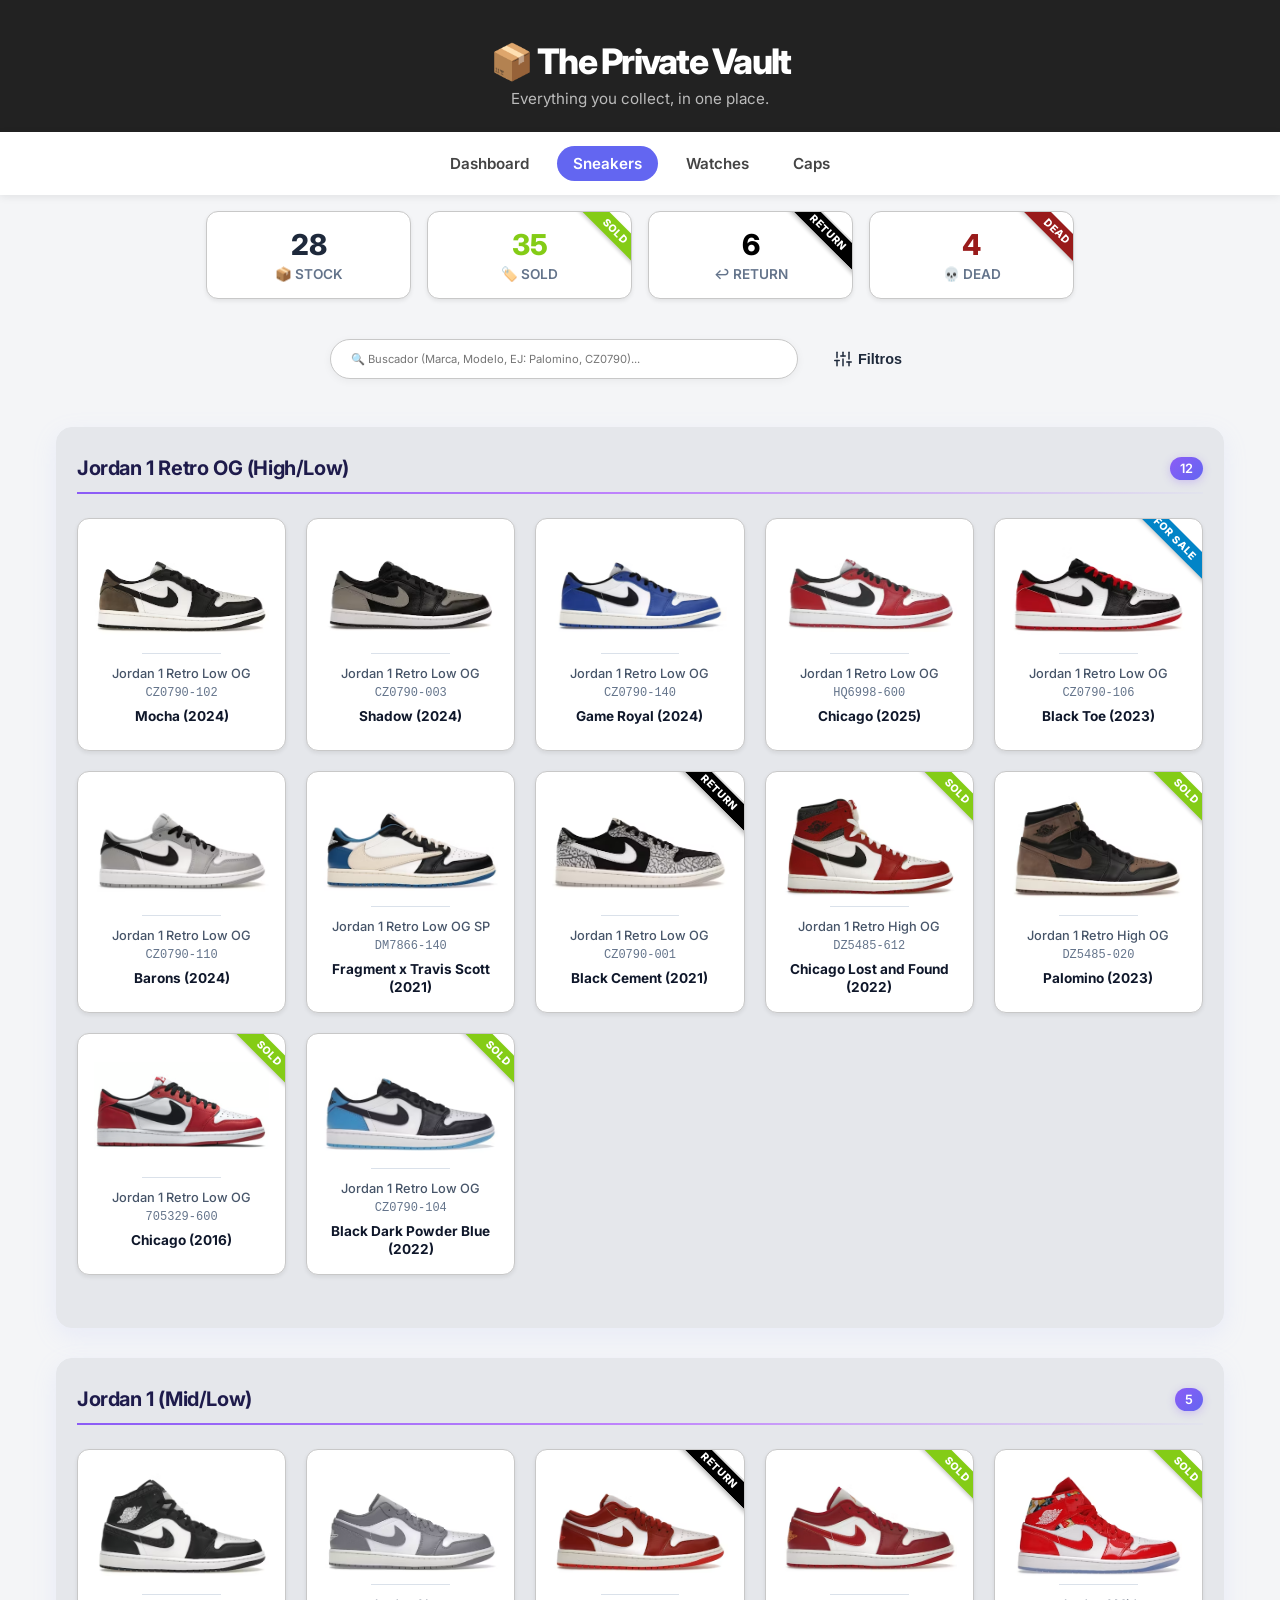
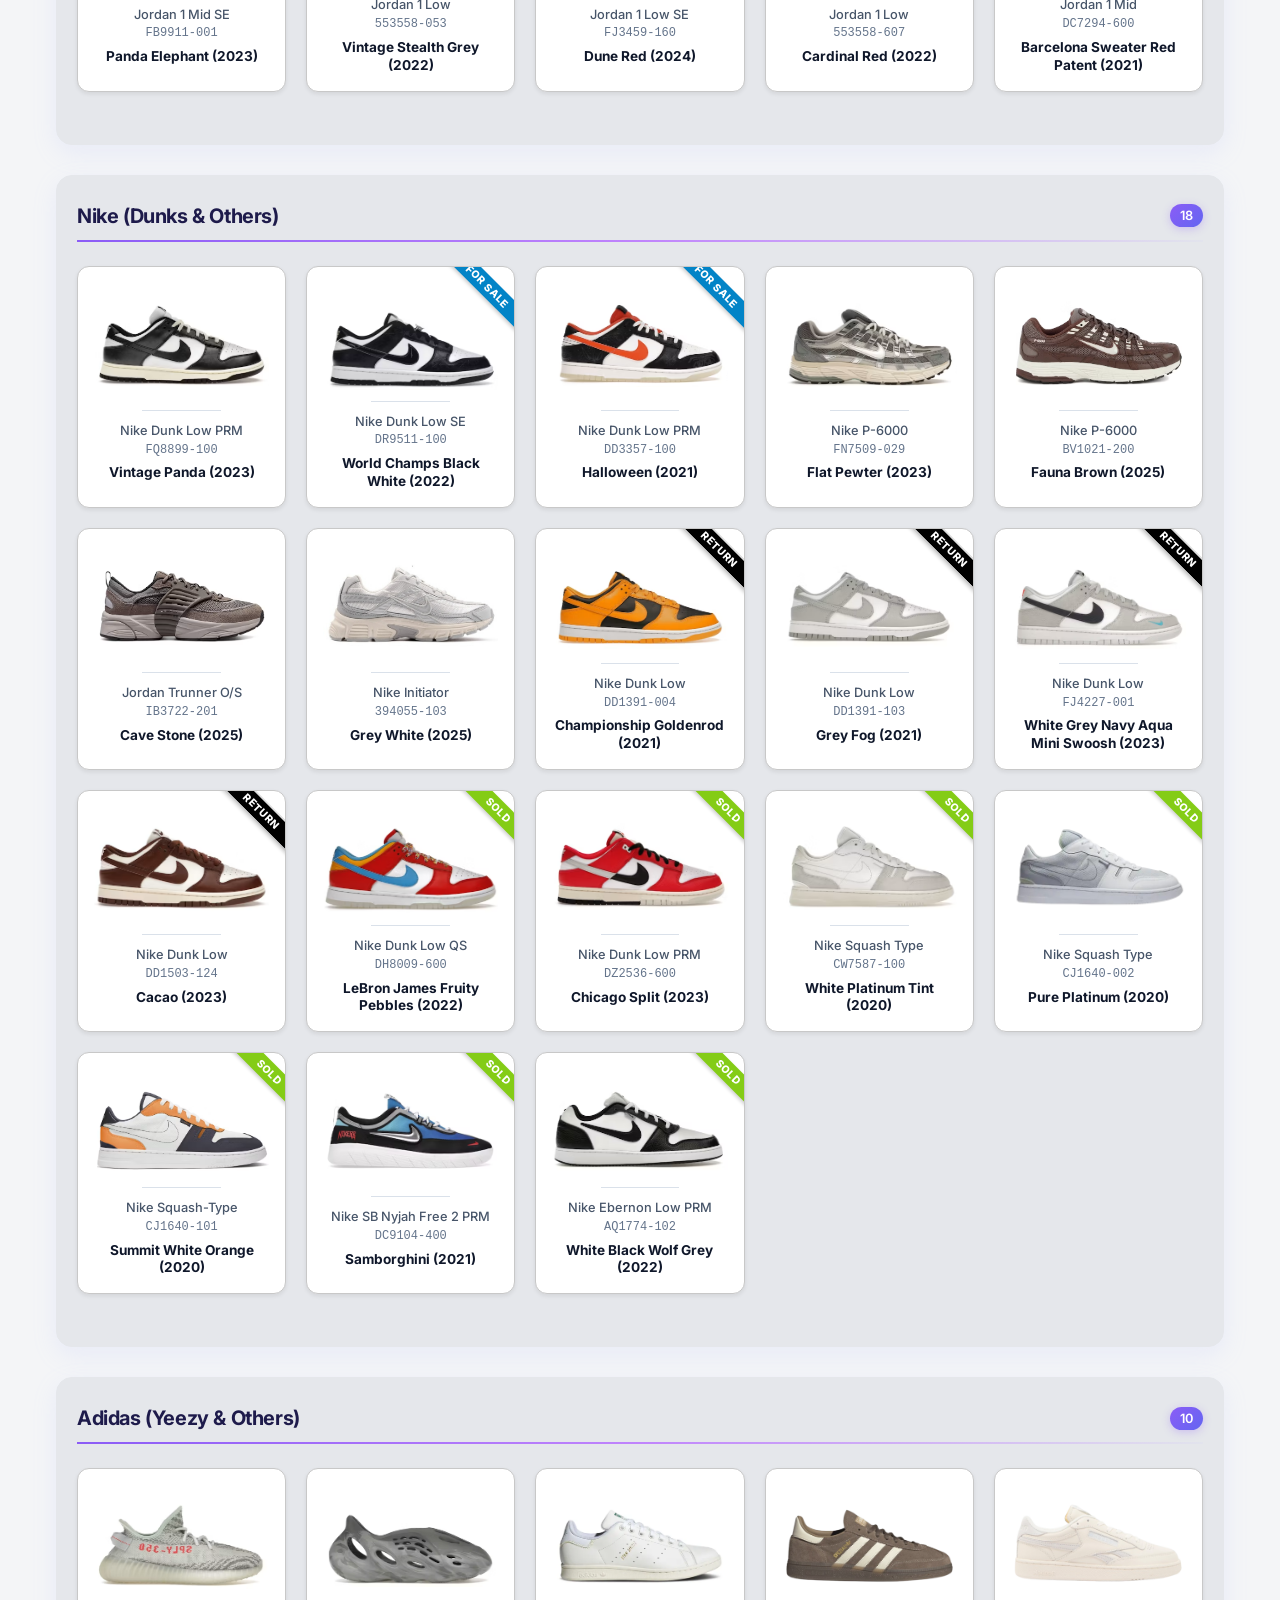
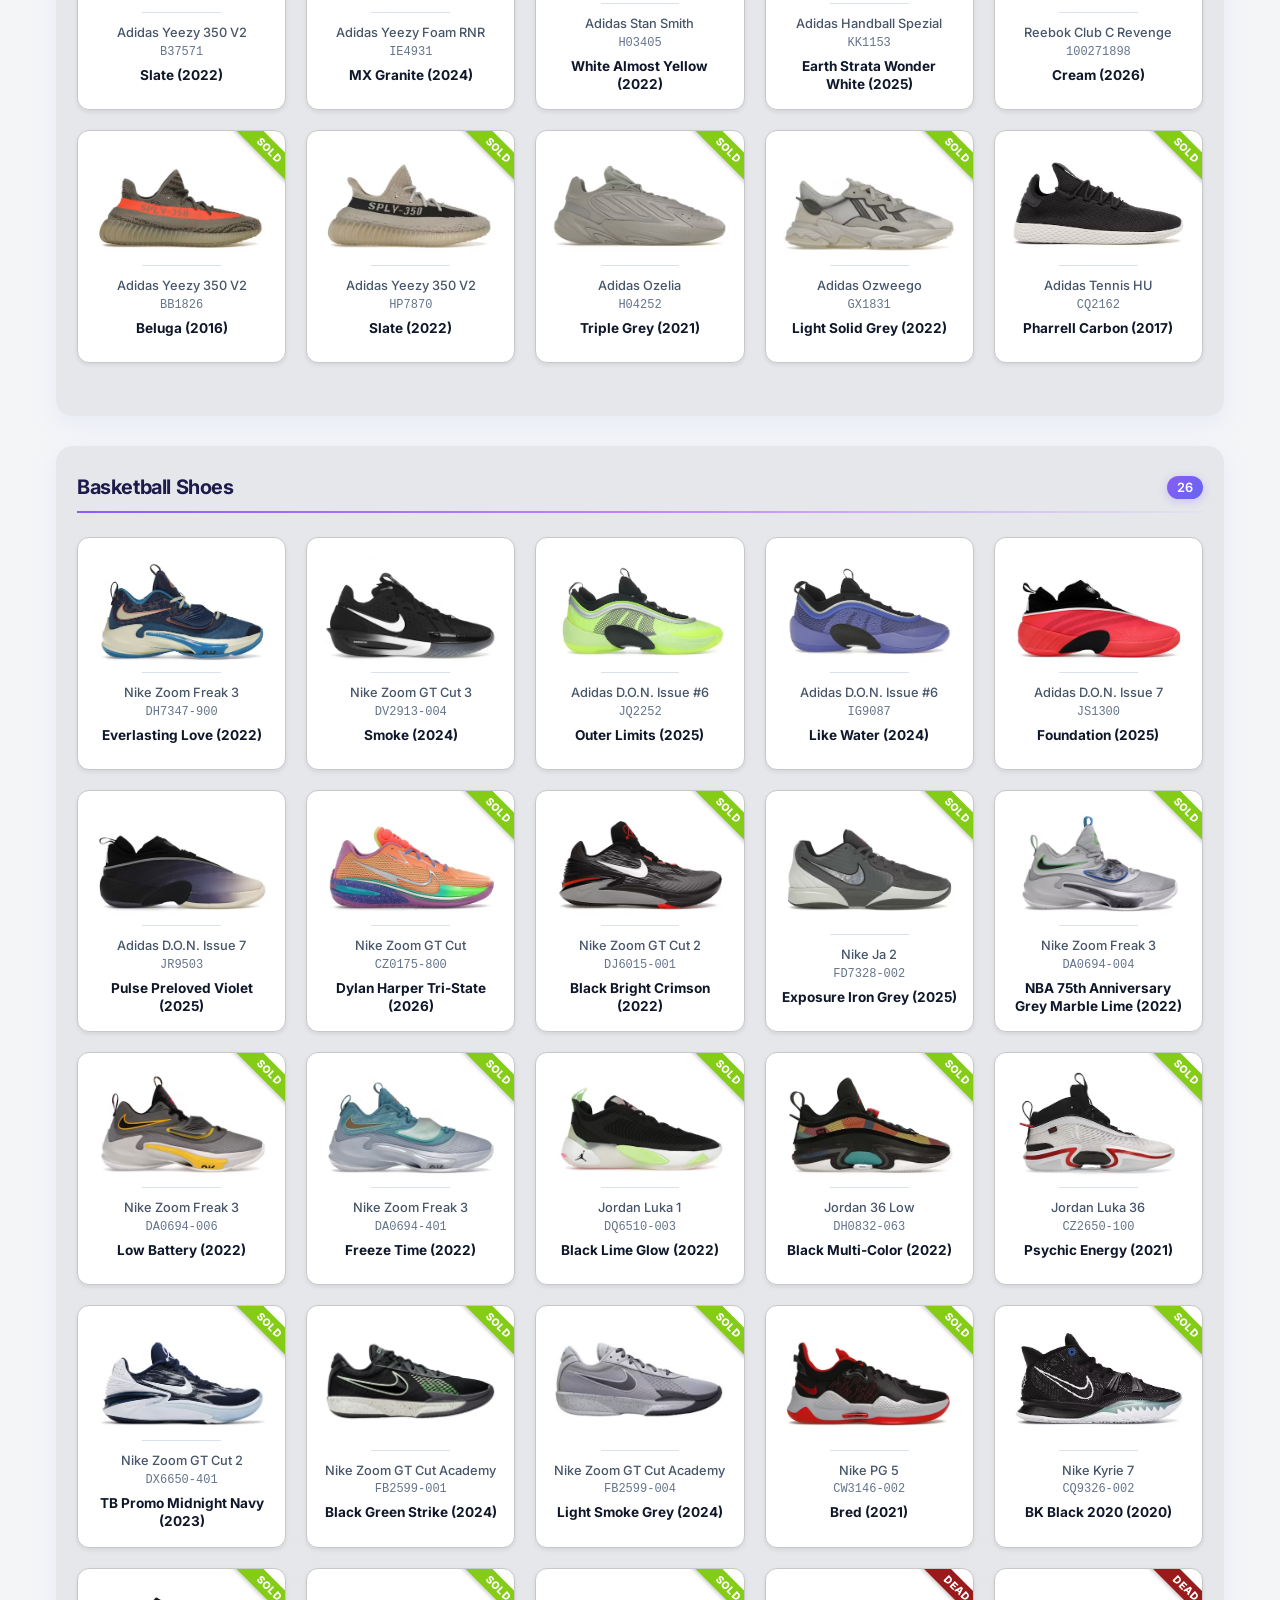
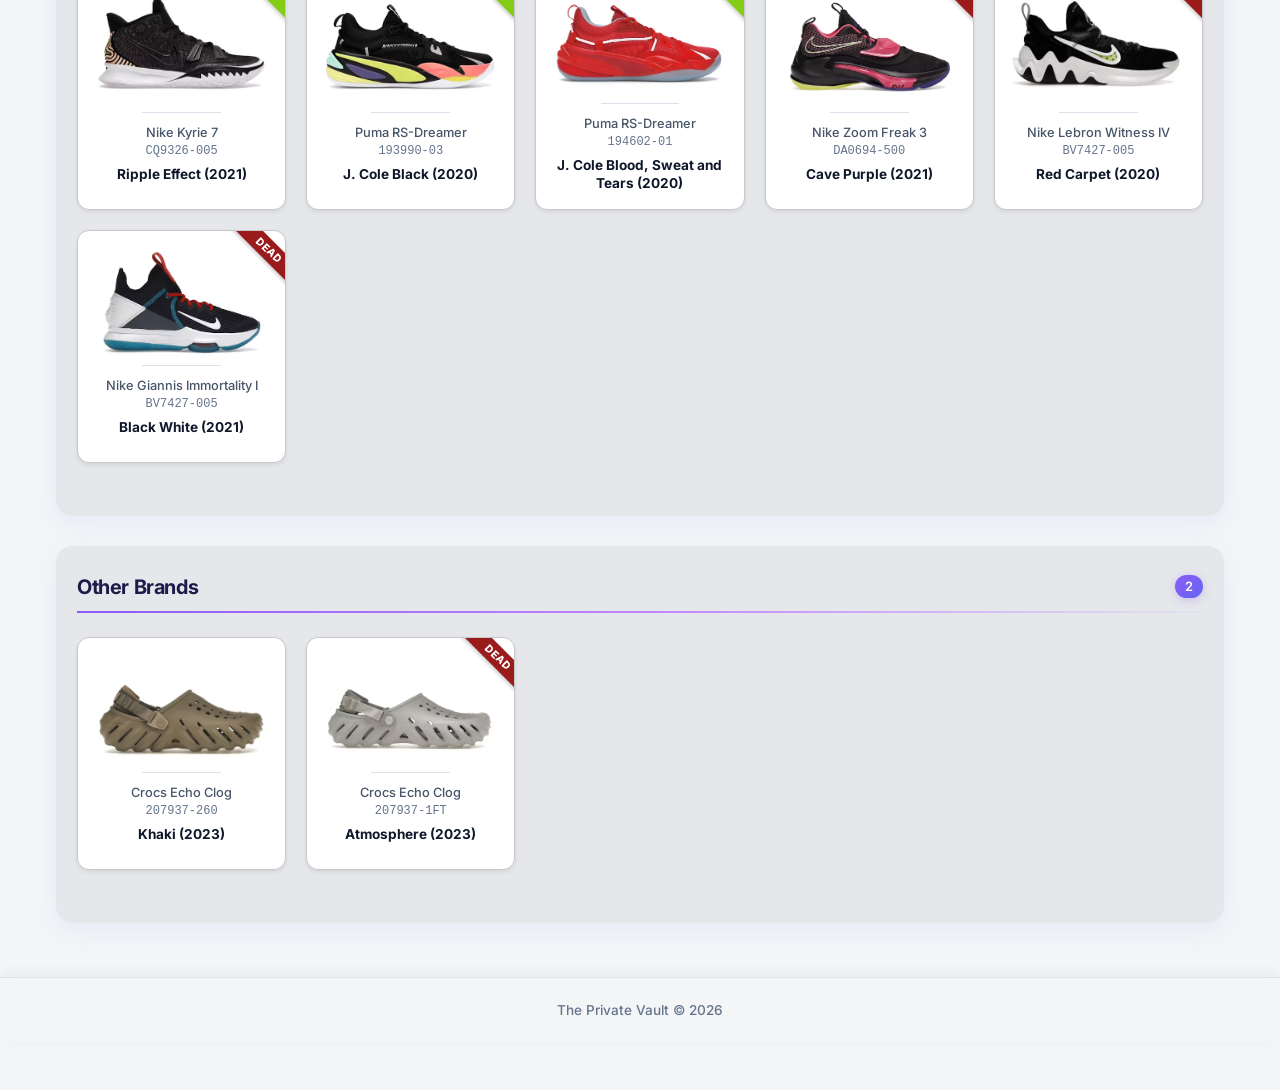
<file: templates/sneakers.html>
<!DOCTYPE html> 
<html lang="es">
<head>
    <meta charset="UTF-8">
    <meta name="viewport" content="width=device-width, initial-scale=1.0">
    <title>The Private Vault</title>
    
    <!-- Fuente moderna Google Fonts -->
    <link rel="preconnect" href="https://fonts.googleapis.com">
    <link rel="preconnect" href="https://fonts.gstatic.com" crossorigin>
    <link href="https://fonts.googleapis.com/css2?family=Inter:wght@400;500;600;700;800&display=swap" rel="stylesheet">

    <!-- Vincula tu nuevo archivo de estilos -->
    <link rel="stylesheet" href="../static/style.css">

    <!-- Favicon estándar -->
    <link rel="icon" type="image/png" sizes="32x32" href="../imagenes/favicon/favicon-32x32.png">
    <link rel="icon" type="image/png" sizes="16x16" href="../imagenes/favicon/favicon-16x16.png">

    <!-- Icono para iPhone/iPad (Apple Touch Icon) -->
    <link rel="apple-touch-icon" sizes="180x180" href="../imagenes/favicon/apple-touch-icon.png">


</head>
<body>

    <!-- Encabezado Base -->
    <header>
        <h1>📦 The Private Vault</h1>
        <p>Everything you collect, in one place.</p>
    </header>

    <!-- Menú de Navegación Base -->
    <nav>
        <a href="../index.html">Dashboard</a>
        <a href="sneakers.html" class="active">Sneakers</a>
        <a href="watches.html">Watches</a>
        <a href="caps.html">Caps</a>
    </nav>

    <!-- Resumen de Estadísticas (Ordenado en Grid de 2 columnas en móviles como el Index) -->
    <div class="stats-container" style="width: 100%; max-width: 900px; margin: 1rem auto; padding: 0 1rem; display: grid; grid-template-columns: repeat(auto-fit, minmax(140px, 1fr)); gap: 1rem;">
        
        <!-- STOCK -->
        <div style="background: #ffffff; border: 1px solid #c8c8c8; padding: 1rem; border-radius: 12px; text-align: center; box-shadow: 0 2px 4px rgba(0,0,0,0.08);">
            <div id="stockCount" style="font-size: 1.8rem; font-weight: 800; color: #1e293b; margin-bottom: 0.2rem; line-height: 1.2;">0</div>
            <div style="font-size: 0.85rem; color: #64748b; font-weight: 600;">📦 STOCK</div>
        </div>

        <!-- TARJETA SOLD -->
        <div style="position: relative; overflow: hidden; background: #ffffff; border: 1px solid #c8c8c8; padding: 1rem; border-radius: 12px; text-align: center; box-shadow: 0 2px 4px rgba(0,0,0,0.08);">
            <span class="badge badge-sold">SOLD</span>
            <div id="soldCount" style="font-size: 1.8rem; font-weight: 800; color: #84cc16; margin-bottom: 0.2rem; line-height: 1.2;">0</div>
            <div style="font-size: 0.85rem; color: #64748b; font-weight: 600;">🏷️ SOLD</div>
        </div>

        <!-- TARJETA RETURN -->
        <div style="position: relative; overflow: hidden; background: #ffffff; border: 1px solid #c8c8c8; padding: 1rem; border-radius: 12px; text-align: center; box-shadow: 0 2px 4px rgba(0,0,0,0.08);">
            <span class="badge badge-return">RETURN</span>
            <div id="returnCount" style="font-size: 1.8rem; font-weight: 800; color: #000000; margin-bottom: 0.2rem; line-height: 1.2;">0</div>
            <div style="font-size: 0.85rem; color: #64748b; font-weight: 600;">↩️ RETURN</div>
        </div>
        <!-- TARJETA DEAD -->
        <div style="position: relative; overflow: hidden; background: #ffffff; border: 1px solid #c8c8c8; padding: 1rem; border-radius: 12px; text-align: center; box-shadow: 0 2px 4px rgba(0,0,0,0.08);">
            <span class="badge badge-dead">DEAD</span>
            <div id="deadCount" style="font-size: 1.8rem; font-weight: 800; color: #991b1b; margin-bottom: 0.2rem; line-height: 1.2;">0</div>
            <div style="font-size: 0.85rem; color: #64748b; font-weight: 600;">💀 DEAD</div>
        </div>

    </div>

    <!-- CONTENEDOR DEL BUSCADOR Y FILTROS ALINEADOS -->
    <div class="filter-toggle-container">
        <div class="search-and-filter-bar">
            
            <!-- Único Buscador en Vivo (Con el ID principal) -->
            <div class="search-container">
                <input type="text" id="searchInput" class="search-input" placeholder="🔍 Buscador (Marca, Modelo, EJ: Palomino, CZ0790)...">
            </div>

            <!-- Botón de filtros alineado y pegado al buscador -->
            <div class="filter-dropdown-wrapper">
                <button id="btnFiltros" class="btn-toggle-filtros" type="button">
                    <svg class="icon-sliders" xmlns="http://www.w3.org/2000/svg" width="18" height="18" viewBox="0 0 24 24" fill="none" stroke="currentColor" stroke-width="2" stroke-linecap="round" stroke-linejoin="round">
                        <line x1="4" y1="21" x2="4" y2="14"></line><line x1="4" y1="10" x2="4" y2="3"></line>
                        <line x1="12" y1="21" x2="12" y2="12"></line><line x1="12" y1="8" x2="12" y2="3"></line>
                        <line x1="20" y1="21" x2="20" y2="16"></line><line x1="20" y1="12" x2="20" y2="3"></line>
                        <line x1="1" y1="14" x2="7" y2="14"></line><line x1="9" y1="8" x2="15" y2="8"></line>
                        <line x1="17" y1="16" x2="23" y2="16"></line>
                    </svg>
                    <span class="btn-filtros-title">Filtros<span id="txtStatusFiltro"></span></span>
                </button>

                <!-- Menú desplegable -->
                <div id="panelFiltros" class="filtros-panel-vertical">
                    <div class="status-group-vertical">
                        <button type="button" class="btn-status active" data-status="all">Todos</button>
                        <button type="button" class="btn-status btn-stock" data-status="stock">Stock</button>
                        <button type="button" class="btn-status btn-sold" data-status="sold">Sold</button>
                        <button type="button" class="btn-status btn-return" data-status="return">Return</button>
                        <button type="button" class="btn-status btn-dead" data-status="dead">Dead</button>
                        <button type="button" class="btn-status btn-sale" data-status="sale">For Sale</button>
                    </div>
                </div>
            </div>
        </div>
    </div>


    <!-- Contenido Principal -->
    <main class="collection-container">

    <!-- CATEGORÍA: Jordan 1 OG -->
    <section class="category-section">
        <div class="category-header">
            <h2 class="category-title">Jordan 1 Retro OG (High/Low)</h2>
            <span class="category-count">12</span>
        </div>
            <div class="sneakers-grid">
                <div class="sneaker-card">
                    <img src="../imagenes/sns/CZ0790-102.png" alt="Jordan 1 Low Mocha" loading="lazy">
                    <div class="sneaker-info">
                                <hr class="card-divider">
                        <div class="model-name">Jordan 1 Retro Low OG</div>
                        <div class="sku">CZ0790-102</div>
                        <strong class="colorway">Mocha (2024)</strong>
                    </div>
                </div>

                <div class="sneaker-card">
                    <img src="../imagenes/sns/CZ0790-003.png" alt="Jordan 1 Low Shadow" loading="lazy">
                        <div class="sneaker-info">
                                    <hr class="card-divider">
                        <div class="model-name">Jordan 1 Retro Low OG</div>
                        <div class="sku">CZ0790-003</div>
                        <strong class="colorway">Shadow (2024)</strong>
                    </div>
                </div>

                <div class="sneaker-card">
                    <img src="../imagenes/sns/CZ0790-140.png" alt="Jordan 1 Low Game Royal" loading="lazy">
                        <div class="sneaker-info">
                                    <hr class="card-divider">
                        <div class="model-name">Jordan 1 Retro Low OG</div>
                        <div class="sku">CZ0790-140</div>
                        <strong class="colorway">Game Royal (2024)</strong>
                    </div>
                </div>

                <div class="sneaker-card">
                    <img src="../imagenes/sns/HQ6998-600.png" alt="Jordan 1 Low Chicago" loading="lazy">
                        <div class="sneaker-info">
                                    <hr class="card-divider">
                        <div class="model-name">Jordan 1 Retro Low OG</div>
                        <div class="sku">HQ6998-600</div>
                        <strong class="colorway">Chicago (2025)</strong>
                    </div>
                </div>

                <div class="sneaker-card">
                    <span class="badge badge-sale">FOR SALE</span>
                    <img src="../imagenes/sns/CZ0790-106.png" alt="Jordan 1 Low Black Toe" loading="lazy">
                        <div class="sneaker-info">
                                    <hr class="card-divider">
                        <div class="model-name">Jordan 1 Retro Low OG</div>
                        <div class="sku">CZ0790-106</div>
                        <strong class="colorway">Black Toe (2023)</strong>
                    </div>
                </div>

                <div class="sneaker-card">
                    <img src="../imagenes/sns/CZ0790-110.png" alt="Jordan 1 Low Barons" loading="lazy">
                        <div class="sneaker-info">
                                    <hr class="card-divider">
                        <div class="model-name">Jordan 1 Retro Low OG</div>
                        <div class="sku">CZ0790-110</div>
                        <strong class="colorway">Barons (2024)</strong>
                    </div>
                </div>

                <div class="sneaker-card">
                    <img src="../imagenes/sns/DM7866-140.png" alt="Jordan 1 Low Travis Scott Fragment" loading="lazy">
                        <div class="sneaker-info">
                                    <hr class="card-divider">
                        <div class="model-name">Jordan 1 Retro Low OG SP</div>
                        <div class="sku">DM7866-140</div>
                        <strong class="colorway">Fragment x Travis Scott (2021)</strong>
                    </div>
                </div>

                <!-- Ejemplo de tarjeta con Badge RETURN -->
                <div class="sneaker-card">
                    <span class="badge badge-return">RETURN</span>
                    <img src="../imagenes/sns/CZ0790-001.png" alt="Jordan 1 Low Black Cement" loading="lazy">
                        <div class="sneaker-info">
                                    <hr class="card-divider">
                        <div class="model-name">Jordan 1 Retro Low OG</div>
                        <div class="sku">CZ0790-001</div>
                        <strong class="colorway">Black Cement (2021)</strong>
                    </div>
                </div>

                <div class="sneaker-card">
                    <span class="badge badge-sold">SOLD</span>
                    <img src="../imagenes/sns/DZ5485-612.png" alt="Jordan 1 Chicago Lost and Found" loading="lazy">
                        <div class="sneaker-info">
                                    <hr class="card-divider">
                        <div class="model-name">Jordan 1 Retro High OG</div>
                        <div class="sku">DZ5485-612</div>
                        <strong class="colorway">Chicago Lost and Found (2022)</strong>
                    </div>
                </div>

                <div class="sneaker-card">
                    <span class="badge badge-sold">SOLD</span>
                    <img src="../imagenes/sns/DZ5485-020.png" alt="Jordan 1 High Palomino" loading="lazy">
                    <div class="sneaker-info">
                                <hr class="card-divider">
                        <div class="model-name">Jordan 1 Retro High OG</div>
                        <div class="sku">DZ5485-020</div>
                        <strong class="colorway">Palomino (2023)</strong>
                    </div>
                </div>

                <!-- Ejemplo de tarjeta con Badge SOLD -->
                <div class="sneaker-card">
                    <span class="badge badge-sold">SOLD</span>
                    <img src="../imagenes/sns/705329-600.png" alt="Jordan 1 Low Chicago" loading="lazy">
                        <div class="sneaker-info">
                                    <hr class="card-divider">
                        <div class="model-name">Jordan 1 Retro Low OG</div>
                        <div class="sku">705329-600</div>
                        <strong class="colorway">Chicago (2016)</strong>
                    </div>
                </div>

                <div class="sneaker-card">
                    <span class="badge badge-sold">SOLD</span>
                    <img src="../imagenes/sns/CZ0790-104.png" alt="Jordan 1 Low Powder Blue" loading="lazy">
                        <div class="sneaker-info">
                                    <hr class="card-divider">
                        <div class="model-name">Jordan 1 Retro Low OG</div>
                        <div class="sku">CZ0790-104</div>
                        <strong class="colorway">Black Dark Powder Blue (2022)</strong>
                    </div>
                </div>
            </div>
        </section>

        <!-- CATEGORÍA: Jordan 1 Mid/Low -->
        <section class="category-section">
            <div class="category-header">
                <h2 class="category-title">Jordan 1 (Mid/Low)</h2>
                <span class="category-count">0</span>
            </div>
            <div class="sneakers-grid">
                <div class="sneaker-card">
                    <img src="../imagenes/sns/FB9911-001.png" alt="Jordan 1 Mid Panda Elephant" loading="lazy">
                        <div class="sneaker-info">
                                    <hr class="card-divider">
                        <div class="model-name">Jordan 1 Mid SE</div>
                        <div class="sku">FB9911-001</div>
                        <strong class="colorway">Panda Elephant (2023)</strong>
                    </div>
                </div>

                <div class="sneaker-card">
                    <img src="../imagenes/sns/553558-053.png" alt="Jordan 1 Low Stealth Grey" loading="lazy">
                        <div class="sneaker-info">
                                    <hr class="card-divider">
                        <div class="model-name">Jordan 1 Low</div>
                        <div class="sku">553558-053</div>
                        <strong class="colorway">Vintage Stealth Grey (2022)</strong>
                    </div>
                </div>

                <div class="sneaker-card">
                    <span class="badge badge-return">RETURN</span>
                    <img src="../imagenes/sns/FJ3459-160.png" alt="Jordan 1 Low Dune Red" loading="lazy">
                        <div class="sneaker-info">
                                    <hr class="card-divider">
                        <div class="model-name">Jordan 1 Low SE</div>
                        <div class="sku">FJ3459-160</div>
                        <strong class="colorway">Dune Red (2024)</strong>
                    </div>
                </div>

                <div class="sneaker-card">
                    <span class="badge badge-sold">SOLD</span>
                    <img src="../imagenes/sns/553558-607.png" alt="Jordan 1 Low Cardinal Red" loading="lazy">
                        <div class="sneaker-info">
                                    <hr class="card-divider">
                        <div class="model-name">Jordan 1 Low</div>
                        <div class="sku">553558-607</div>
                        <strong class="colorway">Cardinal Red (2022)</strong>
                    </div>
                </div>

                <div class="sneaker-card">
                    <span class="badge badge-sold">SOLD</span>
                    <img src="../imagenes/sns/DC7294-600.png" alt="Jordan 1 Mid Barcelona Sweater" loading="lazy">
                        <div class="sneaker-info">
                                    <hr class="card-divider">
                        <div class="model-name">Jordan 1 Mid</div>
                        <div class="sku">DC7294-600</div>
                        <strong class="colorway">Barcelona Sweater Red Patent (2021)</strong>
                    </div>
                </div>

            </div>
        </section>

        <!-- CATEGORÍA: Nike Dunks & Others -->
        <section class="category-section">
            <div class="category-header">
                <h2 class="category-title">Nike (Dunks & Others)</h2>
                <span class="category-count">0</span>
            </div>
            <div class="sneakers-grid">
                <div class="sneaker-card">
                    <img src="../imagenes/sns/FQ8899-100.png" alt="Nike Dunk Low Vintage Panda" loading="lazy">
                        <div class="sneaker-info">
                                    <hr class="card-divider">
                        <div class="model-name">Nike Dunk Low PRM</div>
                        <div class="sku">FQ8899-100</div>
                        <strong class="colorway">Vintage Panda (2023)</strong>
                    </div>
                </div>

                <div class="sneaker-card">
                    <span class="badge badge-sale">FOR SALE</span>
                    <img src="../imagenes/sns/DR9511-100.png" alt="Nike Dunk Low World Champs" loading="lazy">
                        <div class="sneaker-info">
                                    <hr class="card-divider">
                        <div class="model-name">Nike Dunk Low SE</div>
                        <div class="sku">DR9511-100</div>
                        <strong class="colorway">World Champs Black White (2022)</strong>
                    </div>
                </div>

                <div class="sneaker-card">
                    <span class="badge badge-sale">FOR SALE</span>
                    <img src="../imagenes/sns/DD3357-100.png" alt="Nike Dunk Low Halloween" loading="lazy">
                        <div class="sneaker-info">
                                    <hr class="card-divider">
                        <div class="model-name">Nike Dunk Low PRM</div>
                        <div class="sku">DD3357-100</div>
                        <strong class="colorway">Halloween (2021)</strong>
                    </div>
                </div>

                <div class="sneaker-card">
                    <img src="../imagenes/sns/FN7509-029.png" alt="Nike P-6000 Flat Pewter" loading="lazy">
                        <div class="sneaker-info">
                                    <hr class="card-divider">
                        <div class="model-name">Nike P-6000</div>
                        <div class="sku">FN7509-029</div>
                        <strong class="colorway">Flat Pewter (2023)</strong>
                    </div>
                </div>

                <div class="sneaker-card">
                    <img src="../imagenes/sns/BV1021-200.png" alt="Nike P-6000 Fauna Brown" loading="lazy">
                        <div class="sneaker-info">
                                    <hr class="card-divider">
                        <div class="model-name">Nike P-6000</div>
                        <div class="sku">BV1021-200</div>
                        <strong class="colorway">Fauna Brown (2025)</strong>
                    </div>
                </div>
                
                <div class="sneaker-card">
                    <img src="../imagenes/sns/IB3722-201.png" alt="Jordan Trunner O/S Cave Stone" loading="lazy">
                        <div class="sneaker-info">
                                    <hr class="card-divider">
                        <div class="model-name">Jordan Trunner O/S</div>
                        <div class="sku">IB3722-201</div>
                        <strong class="colorway">Cave Stone (2025)</strong>
                    </div>
                </div>

                <div class="sneaker-card">
                    <img src="../imagenes/sns/394055-103.jpg" alt="Nike Initiator" loading="lazy">
                        <div class="sneaker-info">
                                    <hr class="card-divider">
                        <div class="model-name">Nike Initiator</div>
                        <div class="sku">394055-103</div>
                        <strong class="colorway">Grey White (2025)</strong>
                    </div>
                </div>

                <div class="sneaker-card">
                    <span class="badge badge-return">RETURN</span>
                    <img src="../imagenes/sns/DD1391-004.png" alt="Nike Dunk Low Goldenrod" loading="lazy">
                        <div class="sneaker-info">
                                    <hr class="card-divider">
                        <div class="model-name">Nike Dunk Low</div>
                        <div class="sku">DD1391-004</div>
                        <strong class="colorway">Championship Goldenrod (2021)</strong>
                    </div>
                </div>

                <div class="sneaker-card">
                    <span class="badge badge-return">RETURN</span>
                    <img src="../imagenes/sns/DD1391-103.png" alt="Nike Dunk Low Grey Fog" loading="lazy">
                        <div class="sneaker-info">
                                    <hr class="card-divider">
                        <div class="model-name">Nike Dunk Low</div>
                        <div class="sku">DD1391-103</div>
                        <strong class="colorway">Grey Fog (2021)</strong>
                    </div>
                </div>

                <div class="sneaker-card">
                    <span class="badge badge-return">RETURN</span>
                    <img src="../imagenes/sns/FJ4227-001.png" alt="Nike Dunk Low Mini Swoosh" loading="lazy">
                        <div class="sneaker-info">
                                    <hr class="card-divider">
                        <div class="model-name">Nike Dunk Low</div>
                        <div class="sku">FJ4227-001</div>
                        <strong class="colorway">White Grey Navy Aqua Mini Swoosh (2023)</strong>
                    </div>
                </div>

                <div class="sneaker-card">
                    <span class="badge badge-return">RETURN</span>
                    <img src="../imagenes/sns/DD1503-124.png" alt="Nike Dunk Low Cacao" loading="lazy">
                        <div class="sneaker-info">
                                    <hr class="card-divider">
                        <div class="model-name">Nike Dunk Low</div>
                        <div class="sku">DD1503-124</div>
                        <strong class="colorway">Cacao (2023)</strong>
                    </div>
                </div>

                <div class="sneaker-card">
                    <span class="badge badge-sold">SOLD</span>
                    <img src="../imagenes/sns/DH8009-600.png" alt="Nike Dunk Low Fruity Pebbles" loading="lazy">
                        <div class="sneaker-info">
                                    <hr class="card-divider">
                        <div class="model-name">Nike Dunk Low QS</div>
                        <div class="sku">DH8009-600</div>
                        <strong class="colorway">LeBron James Fruity Pebbles (2022)</strong>
                    </div>
                </div>

                <div class="sneaker-card">
                    <span class="badge badge-sold">SOLD</span>
                    <img src="../imagenes/sns/DZ2536-600.png" alt="Nike Dunk Low Chicago Split" loading="lazy">
                        <div class="sneaker-info">
                                    <hr class="card-divider">
                        <div class="model-name">Nike Dunk Low PRM</div>
                        <div class="sku">DZ2536-600</div>
                        <strong class="colorway">Chicago Split (2023)</strong>
                    </div>
                </div>

                <div class="sneaker-card">
                    <span class="badge badge-sold">SOLD</span>
                    <img src="../imagenes/sns/CW7587-100.png" alt="Nike Squash Type White" loading="lazy">
                        <div class="sneaker-info">
                        <hr class="card-divider">
                        <div class="model-name">Nike Squash Type</div>
                        <div class="sku">CW7587-100</div>
                        <strong class="colorway">White Platinum Tint (2020)</strong>
                    </div>
                </div>

                <div class="sneaker-card">
                    <span class="badge badge-sold">SOLD</span>
                    <img src="../imagenes/sns/CJ1640-002.png" alt="Nike Squash Type Pure Platinum" loading="lazy">
                        <div class="sneaker-info">
                        <hr class="card-divider">
                        <div class="model-name">Nike Squash Type</div>
                        <div class="sku">CJ1640-002</div>
                        <strong class="colorway">Pure Platinum (2020)</strong>
                    </div>
                </div>

                <div class="sneaker-card">
                    <span class="badge badge-sold">SOLD</span>
                    <img src="../imagenes/sns/CJ1640-101.png" alt="Nike Squash Type Summit White" loading="lazy">
                        <div class="sneaker-info">
                        <hr class="card-divider">
                        <div class="model-name">Nike Squash-Type</div>
                        <div class="sku">CJ1640-101</div>
                        <strong class="colorway">Summit White Orange (2020)</strong>
                    </div>
                </div>

                <div class="sneaker-card">
                    <span class="badge badge-sold">SOLD</span>
                    <img src="../imagenes/sns/DC9104-400.png" alt="Nike Nyjah Free Samborghini" loading="lazy">
                        <div class="sneaker-info">
                        <hr class="card-divider">
                        <div class="model-name">Nike SB Nyjah Free 2 PRM</div>
                        <div class="sku">DC9104-400</div>
                        <strong class="colorway">Samborghini (2021)</strong>
                    </div>
                </div>

                <div class="sneaker-card">
                    <span class="badge badge-sold">SOLD</span>
                    <img src="../imagenes/sns/AQ1774-102.png" alt="Nike Ebernon Low Wolf Grey" loading="lazy">
                        <div class="sneaker-info">
                        <hr class="card-divider">
                        <div class="model-name">Nike Ebernon Low PRM</div>
                        <div class="sku">AQ1774-102</div>
                        <strong class="colorway">White Black Wolf Grey (2022)</strong>
                    </div>
                </div>
            </div>
        </section>

        <!-- CATEGORÍA: Adidas (Yeezy & Others) -->
        <section class="category-section">
            <div class="category-header">
                <h2 class="category-title">Adidas (Yeezy & Others)</h2>
                <span class="category-count">0</span>
            </div>
            <div class="sneakers-grid">
                <div class="sneaker-card">
                    <img src="../imagenes/sns/B37571.png" alt="Adidas Yeezy 350 Slate" loading="lazy">
                        <div class="sneaker-info">
                        <hr class="card-divider">
                        <div class="model-name">Adidas Yeezy 350 V2</div>
                        <div class="sku">B37571</div>
                        <strong class="colorway">Slate (2022)</strong>
                    </div>
                </div>

                <div class="sneaker-card">
                    <img src="../imagenes/sns/IE4931.png" alt="Adidas Yeezy Foam RNR" loading="lazy">
                        <div class="sneaker-info">
                        <hr class="card-divider">
                        <div class="model-name">Adidas Yeezy Foam RNR</div>
                        <div class="sku">IE4931</div>
                        <strong class="colorway">MX Granite (2024)</strong>
                    </div>
                </div>

                <div class="sneaker-card">
                    <img src="../imagenes/sns/H03405.png" alt="Adidas Stan Smith" loading="lazy">
                        <div class="sneaker-info">
                        <hr class="card-divider">
                        <div class="model-name">Adidas Stan Smith</div>
                        <div class="sku">H03405</div>
                        <strong class="colorway">White Almost Yellow (2022)</strong>
                    </div>
                </div>

                <div class="sneaker-card">
                    <img src="../imagenes/sns/KK1153.png" alt="Adidas Handball Spezial" loading="lazy">
                        <div class="sneaker-info">
                        <hr class="card-divider">
                        <div class="model-name">Adidas Handball Spezial</div>
                        <div class="sku">KK1153</div>
                        <strong class="colorway">Earth Strata Wonder White (2025)</strong>
                    </div>
                </div>

                <div class="sneaker-card">
                    <img src="../imagenes/sns/100271898.png" alt="Reebok Club C Revenge" loading="lazy">
                        <div class="sneaker-info">
                        <hr class="card-divider">
                        <div class="model-name">Reebok Club C Revenge</div>
                        <div class="sku">100271898</div>
                        <strong class="colorway">Cream (2026)</strong>
                    </div>
                </div>

                <div class="sneaker-card">
                    <span class="badge badge-sold">SOLD</span>
                    <img src="../imagenes/sns/BB1826.png" alt="Adidas Yeezy 350 Beluga" loading="lazy">
                        <div class="sneaker-info">
                        <hr class="card-divider">
                        <div class="model-name">Adidas Yeezy 350 V2</div>
                        <div class="sku">BB1826</div>
                        <strong class="colorway">Beluga (2016)</strong>
                    </div>
                </div>

                <div class="sneaker-card">
                    <span class="badge badge-sold">SOLD</span>
                    <img src="../imagenes/sns/HP7870.png" alt="Adidas Yeezy 350 Slate" loading="lazy">
                        <div class="sneaker-info">
                        <hr class="card-divider">
                        <div class="model-name">Adidas Yeezy 350 V2</div>
                        <div class="sku">HP7870</div>
                        <strong class="colorway">Slate (2022)</strong>
                    </div>
                </div>

                <div class="sneaker-card">
                    <span class="badge badge-sold">SOLD</span>
                    <img src="../imagenes/sns/H04252.png" alt="Adidas Ozelia Triple Grey" loading="lazy">
                        <div class="sneaker-info">
                        <hr class="card-divider">
                        <div class="model-name">Adidas Ozelia</div>
                        <div class="sku">H04252</div>
                        <strong class="colorway">Triple Grey (2021)</strong>
                    </div>
                </div>

                <div class="sneaker-card">
                    <span class="badge badge-sold">SOLD</span>
                    <img src="../imagenes/sns/GX1831.png" alt="Adidas Ozweego Grey" loading="lazy">
                        <div class="sneaker-info">
                        <hr class="card-divider">
                        <div class="model-name">Adidas Ozweego</div>
                        <div class="sku">GX1831</div>
                        <strong class="colorway">Light Solid Grey (2022)</strong>
                    </div>
                </div>

                <div class="sneaker-card">
                    <span class="badge badge-sold">SOLD</span>
                    <img src="../imagenes/sns/CQ2162.png" alt="Adidas Tennis HU Pharrell" loading="lazy">
                        <div class="sneaker-info">
                        <hr class="card-divider">
                        <div class="model-name">Adidas Tennis HU</div>
                        <div class="sku">CQ2162</div>
                        <strong class="colorway">Pharrell Carbon (2017)</strong>
                    </div>
                </div>
            </div>
        </section>

        <!-- CATEGORÍA: Basketball Shoes -->
        <section class="category-section">
            <div class="category-header">
                <h2 class="category-title">Basketball Shoes</h2>
                <span class="category-count">0</span>
            </div>
            <div class="sneakers-grid">
                <div class="sneaker-card">
                    <img src="../imagenes/sns/DH7347-900.png" alt="Nike Zoom Freak 3" loading="lazy">
                        <div class="sneaker-info">
                        <hr class="card-divider">
                        <div class="model-name">Nike Zoom Freak 3</div>
                        <div class="sku">DH7347-900</div>
                        <strong class="colorway">Everlasting Love (2022)</strong>
                    </div>
                </div>

                <div class="sneaker-card">
                    <img src="../imagenes/sns/DV2913-004.png" alt="Nike Zoom GT Cut 3 Smoke" loading="lazy">
                        <div class="sneaker-info">
                        <hr class="card-divider">
                        <div class="model-name">Nike Zoom GT Cut 3</div>
                        <div class="sku">DV2913-004</div>
                        <strong class="colorway">Smoke (2024)</strong>
                    </div>
                </div>

                <div class="sneaker-card">
                    <img src="../imagenes/sns/JQ2252.png" alt="Adidas DON Issue 6" loading="lazy">
                        <div class="sneaker-info">
                        <hr class="card-divider">
                        <div class="model-name">Adidas D.O.N. Issue #6</div>
                        <div class="sku">JQ2252</div>
                        <strong class="colorway">Outer Limits (2025)</strong>
                    </div>
                </div>

                <div class="sneaker-card">
                    <img src="../imagenes/sns/IG9087.png" alt="Adidas DON Issue 6" loading="lazy">
                        <div class="sneaker-info">
                        <hr class="card-divider">
                        <div class="model-name">Adidas D.O.N. Issue #6</div>
                        <div class="sku">IG9087</div>
                        <strong class="colorway">Like Water (2024)</strong>
                    </div>
                </div>

                <div class="sneaker-card">
                    <img src="../imagenes/sns/JS1300.png" alt="Adidas D.O.N. Issue 7" loading="lazy">
                        <div class="sneaker-info">
                        <hr class="card-divider">
                        <div class="model-name">Adidas D.O.N. Issue 7</div>
                        <div class="sku">JS1300</div>
                        <strong class="colorway">Foundation (2025)</strong>
                    </div>
                </div>

                <div class="sneaker-card">
                    <img src="../imagenes/sns/JR9503.png" alt="Adidas D.O.N. Issue 7" loading="lazy">
                        <div class="sneaker-info">
                        <hr class="card-divider">
                        <div class="model-name">Adidas D.O.N. Issue 7</div>
                        <div class="sku">JR9503</div>
                        <strong class="colorway">Pulse Preloved Violet (2025)</strong>
                    </div>
                </div>
                
                <div class="sneaker-card">
                    <span class="badge badge-sold">SOLD</span>
                    <img src="../imagenes/sns/CZ0175-800.png" alt="Nike Zoom GT Cut" loading="lazy">
                        <div class="sneaker-info">
                        <hr class="card-divider">
                        <div class="model-name">Nike Zoom GT Cut</div>
                        <div class="sku">CZ0175-800</div>
                        <strong class="colorway">Dylan Harper Tri-State (2026)</strong>
                    </div>
                </div>

                <div class="sneaker-card">
                    <span class="badge badge-sold">SOLD</span>
                    <img src="../imagenes/sns/DJ6015-001.png" alt="Nike Zoom GT Cut 2" loading="lazy">
                        <div class="sneaker-info">
                        <hr class="card-divider">
                        <div class="model-name">Nike Zoom GT Cut 2</div>
                        <div class="sku">DJ6015-001</div>
                        <strong class="colorway">Black Bright Crimson (2022)</strong>
                    </div>
                </div>

                <div class="sneaker-card">
                    <span class="badge badge-sold">SOLD</span>
                    <img src="../imagenes/sns/FD7328-002.png" alt="Nike Ja 2" loading="lazy">
                        <div class="sneaker-info">
                        <hr class="card-divider">
                        <div class="model-name">Nike Ja 2</div>
                        <div class="sku">FD7328-002</div>
                        <strong class="colorway">Exposure Iron Grey (2025)</strong>
                    </div>
                </div>

                <div class="sneaker-card">
                    <span class="badge badge-sold">SOLD</span>
                    <img src="../imagenes/sns/DA0694-004.png" alt="Nike Zoom Freak 3 Grey Marble" loading="lazy">
                        <div class="sneaker-info">
                        <hr class="card-divider">
                        <div class="model-name">Nike Zoom Freak 3</div>
                        <div class="sku">DA0694-004</div>
                        <strong class="colorway">NBA 75th Anniversary Grey Marble Lime (2022)</strong>
                    </div>
                </div>

                <div class="sneaker-card">
                    <span class="badge badge-sold">SOLD</span>
                    <img src="../imagenes/sns/DA0694-006.png" alt="Nike Zoom Freak 3 Low Battery" loading="lazy">
                        <div class="sneaker-info">
                                    <hr class="card-divider">
                        <div class="model-name">Nike Zoom Freak 3</div>
                        <div class="sku">DA0694-006</div>
                        <strong class="colorway">Low Battery (2022)</strong>
                    </div>
                </div>

                <div class="sneaker-card">
                    <span class="badge badge-sold">SOLD</span>
                    <img src="../imagenes/sns/DA0694-401.png" alt="Nike Zoom Freak 3 Freeze Time" loading="lazy">
                        <div class="sneaker-info">
                                    <hr class="card-divider">
                        <div class="model-name">Nike Zoom Freak 3</div>
                        <div class="sku">DA0694-401</div>
                        <strong class="colorway">Freeze Time (2022)</strong>
                    </div>
                </div>

                <div class="sneaker-card">
                    <span class="badge badge-sold">SOLD</span>
                    <img src="../imagenes/sns/DQ6510-003.png" alt="Jordan Luka 1 Black Lime" loading="lazy">
                        <div class="sneaker-info">
                                    <hr class="card-divider">
                        <div class="model-name">Jordan Luka 1</div>
                        <div class="sku">DQ6510-003</div>
                        <strong class="colorway">Black Lime Glow (2022)</strong>
                    </div>
                </div>

                <div class="sneaker-card">
                    <span class="badge badge-sold">SOLD</span>
                    <img src="../imagenes/sns/DH0832-063.png" alt="Jordan 36 Low" loading="lazy">
                        <div class="sneaker-info">
                                    <hr class="card-divider">
                        <div class="model-name">Jordan 36 Low</div>
                        <div class="sku">DH0832-063</div>
                        <strong class="colorway">Black Multi-Color (2022)</strong>
                    </div>
                </div>

                <div class="sneaker-card">
                    <span class="badge badge-sold">SOLD</span>
                    <img src="../imagenes/sns/CZ2650-100.png" alt="Jordan Luka 36 Psychic Energy" loading="lazy">
                        <div class="sneaker-info">
                                    <hr class="card-divider">
                        <div class="model-name">Jordan Luka 36</div>
                        <div class="sku">CZ2650-100</div>
                        <strong class="colorway">Psychic Energy (2021)</strong>
                    </div>
                </div>

                <div class="sneaker-card">
                    <span class="badge badge-sold">SOLD</span>
                    <img src="../imagenes/sns/DX6650-401.png" alt="Nike Zoom GT Cut 2 Midnight Navy" loading="lazy">
                        <div class="sneaker-info">
                                    <hr class="card-divider">
                        <div class="model-name">Nike Zoom GT Cut 2</div>
                        <div class="sku">DX6650-401</div>
                        <strong class="colorway">TB Promo Midnight Navy (2023)</strong>
                    </div>
                </div>

                <div class="sneaker-card">
                    <span class="badge badge-sold">SOLD</span>
                    <img src="../imagenes/sns/FB2599-001.png" alt="Nike GT Cut Academy" loading="lazy">
                        <div class="sneaker-info">
                                    <hr class="card-divider">
                        <div class="model-name">Nike Zoom GT Cut Academy</div>
                        <div class="sku">FB2599-001</div>
                        <strong class="colorway">Black Green Strike (2024)</strong>
                    </div>
                </div>

                <div class="sneaker-card">
                    <span class="badge badge-sold">SOLD</span>
                    <img src="../imagenes/sns/FB2599-004.png" alt="Nike GT Cut Academy Smoke" loading="lazy">
                        <div class="sneaker-info">
                                    <hr class="card-divider">
                        <div class="model-name">Nike Zoom GT Cut Academy</div>
                        <div class="sku">FB2599-004</div>
                        <strong class="colorway">Light Smoke Grey (2024)</strong>
                    </div>
                </div>

                <div class="sneaker-card">
                    <span class="badge badge-sold">SOLD</span>
                    <img src="../imagenes/sns/CW3146-002.png" alt="Nike PG 5 Bred" loading="lazy">
                        <div class="sneaker-info">
                                    <hr class="card-divider">
                        <div class="model-name">Nike PG 5</div>
                        <div class="sku">CW3146-002</div>
                        <strong class="colorway">Bred (2021)</strong>
                    </div>
                </div>

                <div class="sneaker-card">
                    <span class="badge badge-sold">SOLD</span>
                    <img src="../imagenes/sns/CQ9326-002.png" alt="Nike Kyrie 7 BK Black" loading="lazy">
                        <div class="sneaker-info">
                                    <hr class="card-divider">
                        <div class="model-name">Nike Kyrie 7</div>
                        <div class="sku">CQ9326-002</div>
                        <strong class="colorway">BK Black 2020 (2020)</strong>
                    </div>
                </div>

                <div class="sneaker-card">
                    <span class="badge badge-sold">SOLD</span>
                    <img src="../imagenes/sns/CQ9326-005.png" alt="Nike Kyrie 7 Ripple Effect" loading="lazy">
                        <div class="sneaker-info">
                                    <hr class="card-divider">
                        <div class="model-name">Nike Kyrie 7</div>
                        <div class="sku">CQ9326-005</div>
                        <strong class="colorway">Ripple Effect (2021)</strong>
                    </div>
                </div>

                <div class="sneaker-card">
                    <span class="badge badge-sold">SOLD</span>
                    <img src="../imagenes/sns/193990-03.png" alt="Puma RS-Dreamer J. Cole Black" loading="lazy">
                        <div class="sneaker-info">
                                    <hr class="card-divider">
                        <div class="model-name">Puma RS-Dreamer</div>
                        <div class="sku">193990-03</div>
                        <strong class="colorway">J. Cole Black (2020)</strong>
                    </div>
                </div>

                <div class="sneaker-card">
                    <span class="badge badge-sold">SOLD</span>
                    <img src="../imagenes/sns/194602-01.png" alt="Puma RS-Dreamer Blood Sweat and Tears" loading="lazy">
                        <div class="sneaker-info">
                                    <hr class="card-divider">
                        <div class="model-name">Puma RS-Dreamer</div>
                        <div class="sku">194602-01</div>
                        <strong class="colorway">J. Cole Blood, Sweat and Tears (2020)</strong>
                    </div>
                </div>

                <div class="sneaker-card">
                    <span class="badge badge-dead">DEAD</span>
                    <img src="../imagenes/sns/DA0694-500.png" alt="Nike Zoom Freak 3 Cave Purple" loading="lazy">
                        <div class="sneaker-info">
                        <hr class="card-divider">
                        <div class="model-name">Nike Zoom Freak 3</div>
                        <div class="sku">DA0694-500</div>
                        <strong class="colorway">Cave Purple (2021)</strong>
                    </div>
                </div>

                <div class="sneaker-card">
                    <span class="badge badge-dead">DEAD</span>
                    <img src="../imagenes/sns/CZ4099-010.png" alt="Nike Lebron Witness IV" loading="lazy">
                        <div class="sneaker-info">
                                    <hr class="card-divider">
                        <div class="model-name">Nike Lebron Witness IV</div>
                        <div class="sku">BV7427-005</div>
                        <strong class="colorway">Red Carpet (2020)</strong>
                    </div>
                </div>

                <div class="sneaker-card">
                    <span class="badge badge-dead">DEAD</span>
                    <img src="../imagenes/sns/BV7427-005.png" alt="Nike Lebron Witness IV" loading="lazy">
                        <div class="sneaker-info">
                                    <hr class="card-divider">
                        <div class="model-name">Nike Giannis Immortality I</div>
                        <div class="sku">BV7427-005</div>
                        <strong class="colorway">Black White (2021)</strong>
                    </div>
                </div>
            </div>
        </section>

        <!-- CATEGORÍA: Other Brands -->
        <section class="category-section">
            <div class="category-header">
                <h2 class="category-title">Other Brands</h2>
                <span class="category-count">0</span>
            </div>
            <div class="sneakers-grid">
                <div class="sneaker-card">
                    <img src="../imagenes/sns/207937-260.png" alt="Crocs Echo Clog Khaki" loading="lazy">
                        <div class="sneaker-info">
                                    <hr class="card-divider">
                        <div class="model-name">Crocs Echo Clog</div>
                        <div class="sku">207937-260</div>
                        <strong class="colorway">Khaki (2023)</strong>
                    </div>
                </div>

                <div class="sneaker-card">
                    <span class="badge badge-dead">DEAD</span>
                    <img src="../imagenes/sns/207937-1FT.png" alt="Crocs Echo Clog Atmosphere" loading="lazy">
                        <div class="sneaker-info">
                                    <hr class="card-divider">
                        <div class="model-name">Crocs Echo Clog</div>
                        <div class="sku">207937-1FT</div>
                        <strong class="colorway">Atmosphere (2023)</strong>
                    </div>
                </div>
            </div>
        </section>

    </main>

    <!-- Pie de página -->
    <!-- Pie de página Base -->
    <footer>The Private Vault © 2026</footer>

    <!-- Script de Interactividad -->
    <script>
        document.addEventListener('DOMContentLoaded', () => {
            // ==========================================
            // 1. SELECCIÓN DE ELEMENTOS DOM (Estadísticas y Buscador)
            // ==========================================
            const stockCountEl = document.getElementById('stockCount');
            const soldCountEl = document.getElementById('soldCount');
            const returnCountEl = document.getElementById('returnCount');
            const deadCountEl = document.getElementById('deadCount');

            // 2. Elementos de las secciones, tarjetas y buscador
            const sections = document.querySelectorAll('.category-section');
            const sneakerCards = document.querySelectorAll('.sneaker-card');
            const searchInput = document.getElementById('searchInput');

            // 3. Elementos de filtros desplegables
            const btnFiltros = document.getElementById('btnFiltros');
            const panelFiltros = document.getElementById('panelFiltros');
            const txtStatusFiltro = document.getElementById('txtStatusFiltro');
            const filterBtns = document.querySelectorAll('.status-group-vertical .btn-status, .btn-status');

            let currentStatus = 'all';

            // ==========================================
            // 4. ACTUALIZAR TEXTO Y ESTILO DEL FILTRO SUPERIOR
            // ==========================================
            const updateButtonText = () => {
                if (!txtStatusFiltro) return;

                // Limpia clases anteriores de badges
                txtStatusFiltro.className = '';

                if (currentStatus === 'all') {
                    txtStatusFiltro.textContent = '';
                } else {
                    // Asigna directamente el texto en mayúsculas sin ":" ni espacios (con excepción para 'sale')
                    txtStatusFiltro.textContent = currentStatus === 'sale' ? 'FOR SALE' : currentStatus.toUpperCase();
                    
                    // Aplica la clase de recuadro
                    txtStatusFiltro.classList.add(`status-badge-${currentStatus}`);
                }
            };
                    // ==========================================
                    // 5. CALCULAR Y RELLENAR LAS ESTADÍSTICAS GLOBALES
                    // ==========================================
            const initGlobalStats = () => {
                let totalStock = 0;
                let totalSold = 0;
                let totalReturn = 0;
                let totalDead = 0;

                sneakerCards.forEach(card => {
                    const hasSold = card.querySelector('.badge-sold');
                    const hasReturn = card.querySelector('.badge-return');
                    const hasDead = card.querySelector('.badge-dead');

                    if (hasSold) {
                        totalSold++;
                    } else if (hasReturn) {
                        totalReturn++;
                    } else if (hasDead) {
                        totalDead++;
                    } else {
                        totalStock++;
                    }
                });

                if (stockCountEl) stockCountEl.textContent = totalStock;
                if (soldCountEl) soldCountEl.textContent = totalSold;
                if (returnCountEl) returnCountEl.textContent = totalReturn;
                if (deadCountEl) deadCountEl.textContent = totalDead;

                // Al terminar de contar en sneakers.html
                localStorage.setItem('sneakersCount', totalStock); // O la variable que use tus sneakers en stock
            };

            // ==========================================
            // 6. ACTUALIZAR CONTADORES DE CADA CATEGORÍA Y OCULTAR SECCIONES VACÍAS
            // ==========================================
            const updateCategoryCounts = () => {
                sections.forEach(section => {
                    const visibleCards = section.querySelectorAll('.sneaker-card:not([style*="display: none"])');
                    const countBadge = section.querySelector('.category-count');
                    if (countBadge) countBadge.textContent = visibleCards.length;

                    if (visibleCards.length === 0) {
                        section.style.display = 'none';
                    } else {
                        section.style.display = 'block';
                    }
                });
            };

            // ==========================================
            // 7. DETERMINAR EL ESTADO REAL DE UNA TARJETA
            // ==========================================
            const getCardStatus = (card) => {
                if (card.querySelector('.badge-sold')) return 'sold';
                if (card.querySelector('.badge-return')) return 'return';
                if (card.querySelector('.badge-dead')) return 'dead';
                if (card.querySelector('.badge-sale')) return 'sale'; // <-- Añadido
                return 'stock';
            };

            // ==========================================
            // 8. LÓGICA DE FILTRADO COMBINADA (BUSCADOR + FILTRO DE ESTADO)
            // ==========================================
            const filterSneakers = () => {
                const query = searchInput ? searchInput.value.toLowerCase().trim() : '';

                sneakerCards.forEach(card => {
                    const text = card.textContent.toLowerCase();
                    const cardStatus = getCardStatus(card);

                    // Revisa texto del buscador
                    const matchesSearch = text.includes(query);

                    // Revisa estado del filtro seleccionado (Stock incluye stock y sale)
                    let matchesStatus = false;
                    if (currentStatus === 'all') {
                        matchesStatus = true;
                    } else if (currentStatus === 'stock') {
                        matchesStatus = (cardStatus === 'stock' || cardStatus === 'sale');
                    } else {
                        matchesStatus = (cardStatus === currentStatus);
                    }

                    // Solo muestra si coincide con la búsqueda Y con el estado seleccionado
                    if (matchesSearch && matchesStatus) {
                        card.style.display = 'flex';
                    } else {
                        card.style.display = 'none';
                    }
                });

                updateCategoryCounts();
            };

            // Inicializar al cargar
            initGlobalStats();
            updateCategoryCounts();
            updateButtonText();

            // Escuchador para el buscador en tiempo real
            if (searchInput) {
                searchInput.addEventListener('input', filterSneakers);
            }

            // ==========================================
            // 9. CONTROL DEL MENÚ DESPLEGABLE DE FILTROS (Mostrar / Ocultar)
            // ==========================================
            if (btnFiltros && panelFiltros) {
                btnFiltros.addEventListener('click', (e) => {
                    e.stopPropagation();
                    panelFiltros.classList.toggle('activo');
                });

                document.addEventListener('click', (e) => {
                    if (!panelFiltros.contains(e.target) && !btnFiltros.contains(e.target)) {
                        panelFiltros.classList.remove('activo');
                    }
                });
            }

            // Escuchador de clics para las opciones de filtro (Todos, Stock, Sold, Return, Dead, For Sale)
            filterBtns.forEach(btn => {
                btn.addEventListener('click', function() {
                    filterBtns.forEach(b => b.classList.remove('active'));
                    this.classList.add('active');

                    currentStatus = (this.getAttribute('data-status') || 'all').toLowerCase();
                    
                    // Actualiza solo el texto dinámico ": Estado" sin tocar el icono SVG
                    updateButtonText();

                    // Aplica el filtrado en vivo
                    filterSneakers();

                    if (panelFiltros) {
                        panelFiltros.classList.remove('activo');
                    }
                });
            });

            // ==========================================
            // 10. MODAL DE AMPLIACIÓN DE IMÁGENES
            // ==========================================
            const modal = document.getElementById("image-modal");
            const modalImg = document.getElementById("expanded-img");
            const closeBtn = document.querySelector(".modal-close");

            document.addEventListener("click", (e) => {
                if (e.target.matches(".sneaker-card img") && modalImg && modal) {
                    modalImg.src = e.target.src;
                    modalImg.alt = e.target.alt;
                    modal.classList.add("show");
                }
            });

            if (closeBtn && modal) {
                closeBtn.addEventListener("click", () => {
                    modal.classList.remove("show");
                });
            }

            if (modal) {
                modal.addEventListener("click", (e) => {
                    if (e.target === modal || e.target === closeBtn) {
                        modal.classList.remove("show");
                    }
                });
            }

            // Cerrar modal presionando la tecla ESC
            document.addEventListener("keydown", (e) => {
                if (e.key === "Escape" && modal && modal.classList.contains("show")) {
                    modal.classList.remove("show");
                }
            });
        });
    </script>

<!-- Modal para ampliar la imagen -->
<div id="image-modal" class="image-modal">
    <span class="modal-close">&times;</span>
    <img class="modal-content" id="expanded-img" alt="Imagen ampliada">
</div>
</body>
</html>
</file>
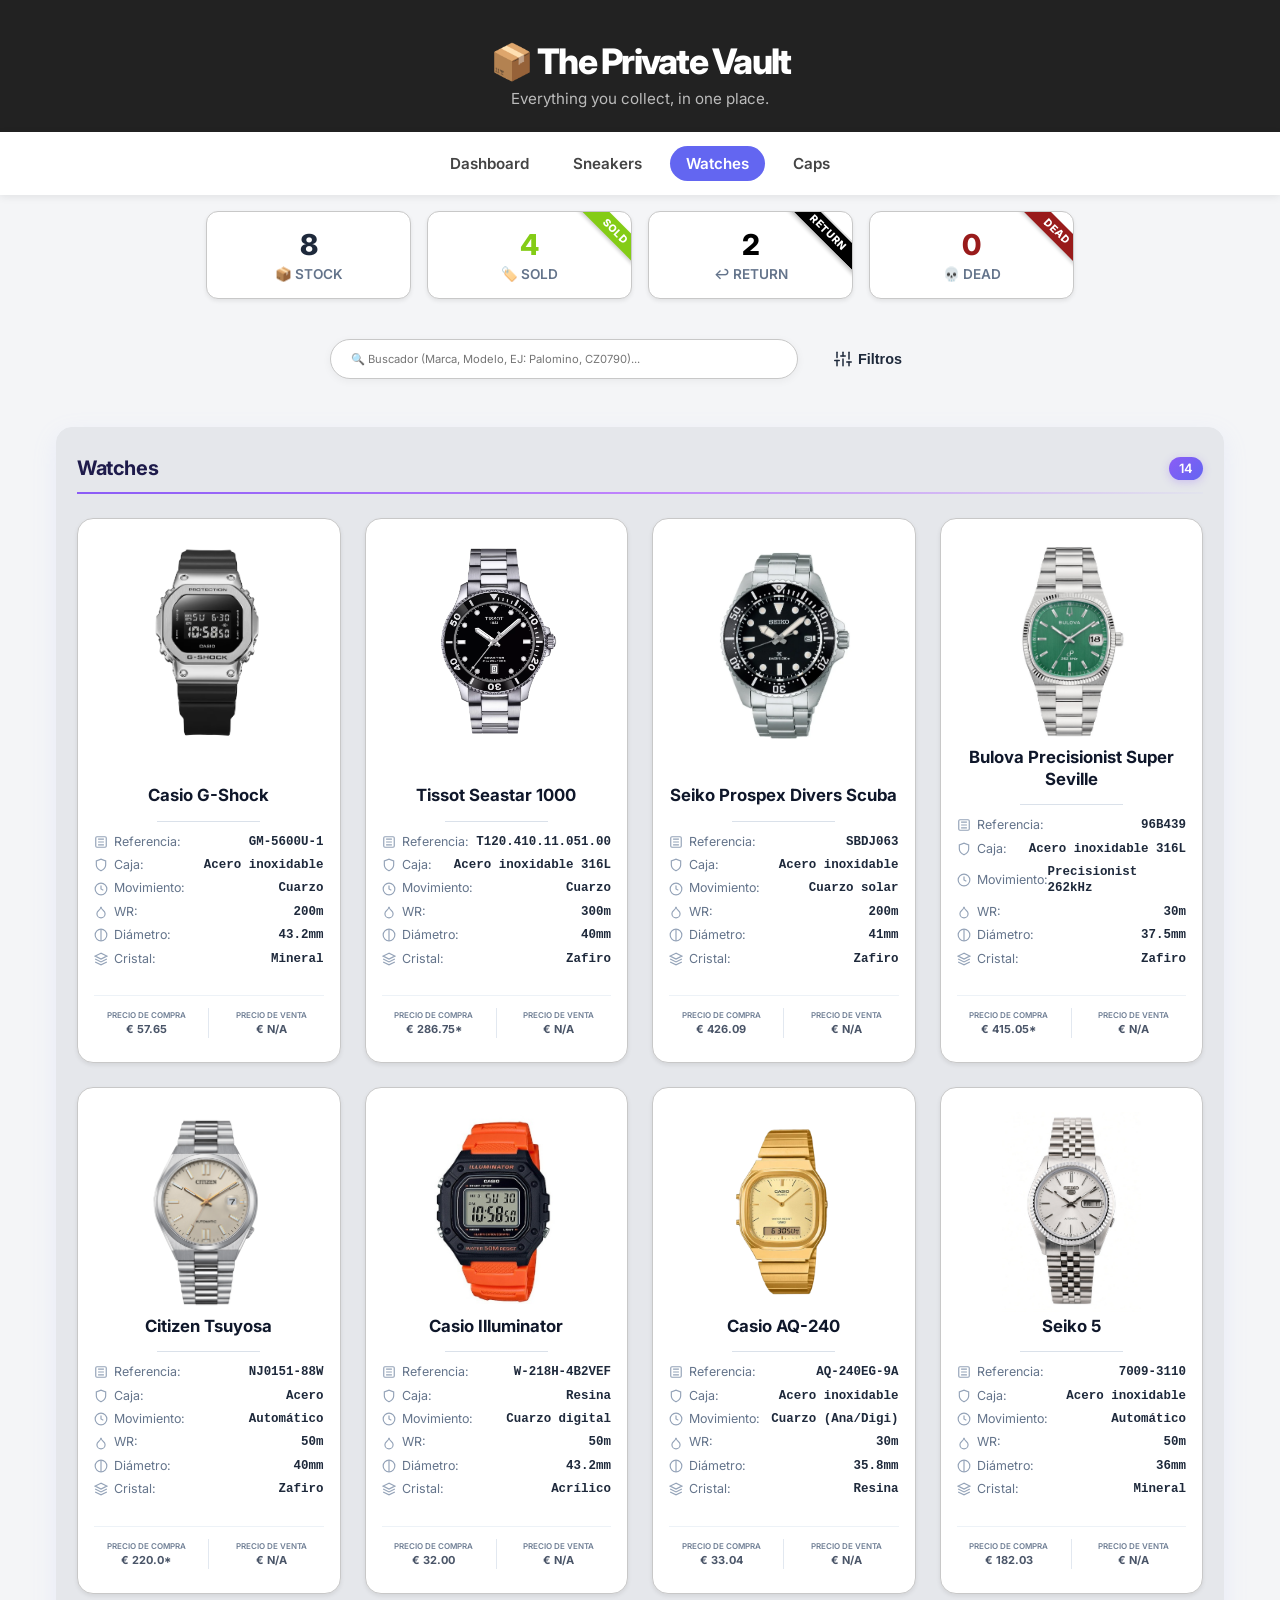
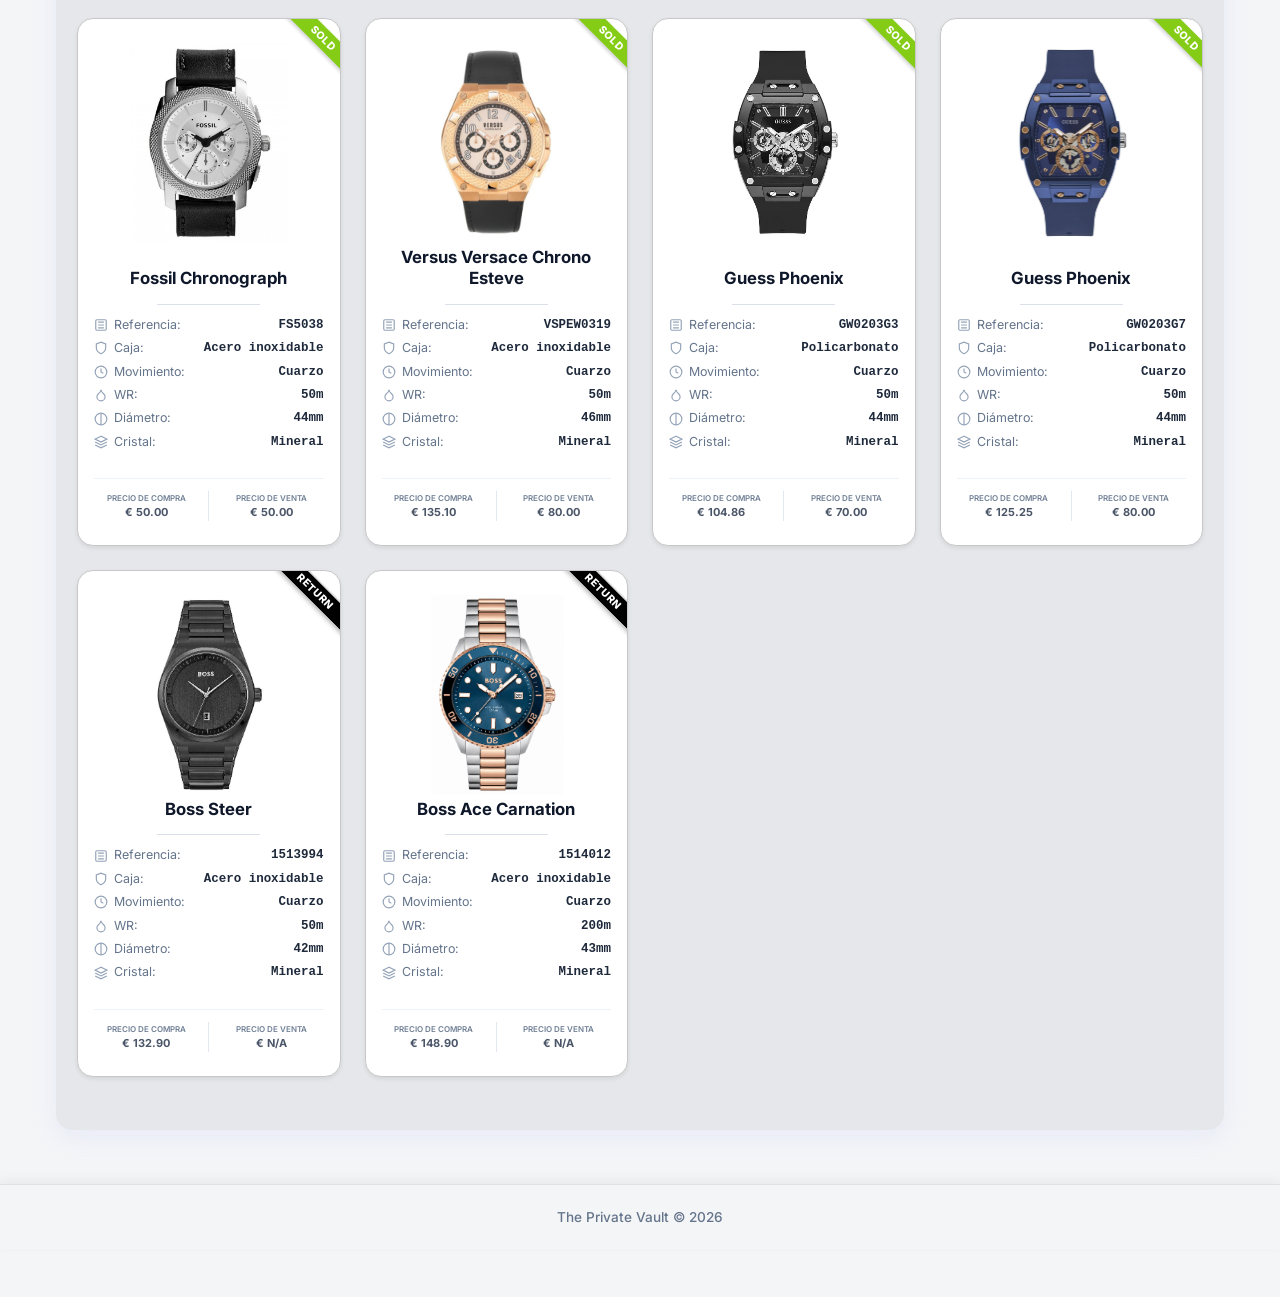
<file: templates/watches.html>
<!DOCTYPE html> 
<html lang="es">
<head>
    <meta charset="UTF-8">
    <meta name="viewport" content="width=device-width, initial-scale=1.0">
    <title>The Private Vault</title>
    
    <!-- Fuente moderna Google Fonts -->
    <link rel="preconnect" href="https://fonts.googleapis.com">
    <link rel="preconnect" href="https://fonts.gstatic.com" crossorigin>
    <link href="https://fonts.googleapis.com/css2?family=Inter:wght@400;500;600;700;800&display=swap" rel="stylesheet">

    <!-- Vincula tu nuevo archivo de estilos -->
    <link rel="stylesheet" href="../static/style.css">

    <!-- Favicon estándar -->
    <link rel="icon" type="image/png" sizes="32x32" href="../imagenes/favicon/favicon-32x32.png">
    <link rel="icon" type="image/png" sizes="16x16" href="../imagenes/favicon/favicon-16x16.png">

    <!-- Icono para iPhone/iPad (Apple Touch Icon) -->
    <link rel="apple-touch-icon" sizes="180x180" href="../imagenes/favicon/apple-touch-icon.png">

</head>
<body>

    <!-- Encabezado Base -->
    <header>
        <h1>📦 The Private Vault</h1>
        <p>Everything you collect, in one place.</p>
    </header>

    <!-- Menú de Navegación Base -->
    <nav>
        <a href="../index.html">Dashboard</a>
        <a href="sneakers.html">Sneakers</a>
        <a href="watches.html" class="active">Watches</a>
        <a href="caps.html">Caps</a>
    </nav>


    <!-- Resumen de Estadísticas (Ordenado en Grid de 2 columnas en móviles como el Index) -->
    <div class="stats-container" style="width: 100%; max-width: 900px; margin: 1rem auto; padding: 0 1rem; display: grid; grid-template-columns: repeat(auto-fit, minmax(140px, 1fr)); gap: 1rem;">
        
        <!-- STOCK -->
        <div style="background: #ffffff; border: 1px solid #c8c8c8; padding: 1rem; border-radius: 12px; text-align: center; box-shadow: 0 2px 4px rgba(0,0,0,0.08);">
            <div id="stockCount" style="font-size: 1.8rem; font-weight: 800; color: #1e293b; margin-bottom: 0.2rem; line-height: 1.2;">0</div>
            <div style="font-size: 0.85rem; color: #64748b; font-weight: 600;">📦 STOCK</div>
        </div>

        <!-- TARJETA SOLD -->
        <div style="position: relative; overflow: hidden; background: #ffffff; border: 1px solid #c8c8c8; padding: 1rem; border-radius: 12px; text-align: center; box-shadow: 0 2px 4px rgba(0,0,0,0.08);">
            <span class="badge badge-sold">SOLD</span>
            <div id="soldCount" style="font-size: 1.8rem; font-weight: 800; color: #84cc16; margin-bottom: 0.2rem; line-height: 1.2;">0</div>
            <div style="font-size: 0.85rem; color: #64748b; font-weight: 600;">🏷️ SOLD</div>
        </div>

        <!-- TARJETA RETURN -->
        <div style="position: relative; overflow: hidden; background: #ffffff; border: 1px solid #c8c8c8; padding: 1rem; border-radius: 12px; text-align: center; box-shadow: 0 2px 4px rgba(0,0,0,0.08);">
            <span class="badge badge-return">RETURN</span>
            <div id="returnCount" style="font-size: 1.8rem; font-weight: 800; color: #000000; margin-bottom: 0.2rem; line-height: 1.2;">0</div>
            <div style="font-size: 0.85rem; color: #64748b; font-weight: 600;">↩️ RETURN</div>
        </div>
        <!-- TARJETA DEAD -->
        <div style="position: relative; overflow: hidden; background: #ffffff; border: 1px solid #c8c8c8; padding: 1rem; border-radius: 12px; text-align: center; box-shadow: 0 2px 4px rgba(0,0,0,0.08);">
            <span class="badge badge-dead">DEAD</span>
            <div id="deadCount" style="font-size: 1.8rem; font-weight: 800; color: #991b1b; margin-bottom: 0.2rem; line-height: 1.2;">0</div>
            <div style="font-size: 0.85rem; color: #64748b; font-weight: 600;">💀 DEAD</div>
        </div>

    </div>

    <!-- CONTENEDOR DEL BUSCADOR Y FILTROS ALINEADOS -->
    <div class="filter-toggle-container">
        <div class="search-and-filter-bar">
            
            <!-- Único Buscador en Vivo (Con el ID principal) -->
            <div class="search-container">
                <input type="text" id="searchInput" class="search-input" placeholder="🔍 Buscador (Marca, Modelo, EJ: Palomino, CZ0790)...">
            </div>

            <!-- Botón de filtros alineado y pegado al buscador -->
            <div class="filter-dropdown-wrapper">
                <button id="btnFiltros" class="btn-toggle-filtros" type="button">
                    <svg class="icon-sliders" xmlns="http://www.w3.org/2000/svg" width="18" height="18" viewBox="0 0 24 24" fill="none" stroke="currentColor" stroke-width="2" stroke-linecap="round" stroke-linejoin="round">
                        <line x1="4" y1="21" x2="4" y2="14"></line><line x1="4" y1="10" x2="4" y2="3"></line>
                        <line x1="12" y1="21" x2="12" y2="12"></line><line x1="12" y1="8" x2="12" y2="3"></line>
                        <line x1="20" y1="21" x2="20" y2="16"></line><line x1="20" y1="12" x2="20" y2="3"></line>
                        <line x1="1" y1="14" x2="7" y2="14"></line><line x1="9" y1="8" x2="15" y2="8"></line>
                        <line x1="17" y1="16" x2="23" y2="16"></line>
                    </svg>
                    <span class="btn-filtros-title">Filtros<span id="txtStatusFiltro"></span></span>
                </button>

                <!-- Menú desplegable -->
                <div id="panelFiltros" class="filtros-panel-vertical">
                    <div class="status-group-vertical">
                        <button type="button" class="btn-status active" data-status="all">Todos</button>
                        <button type="button" class="btn-status btn-stock" data-status="stock">Stock</button>
                        <button type="button" class="btn-status btn-sold" data-status="sold">Sold</button>
                        <button type="button" class="btn-status btn-return" data-status="return">Return</button>
                        <button type="button" class="btn-status btn-dead" data-status="dead">Dead</button>
                    </div>
                </div>
            </div>
        </div>
    </div>

    <!-- Contenido Principal -->
    <main class="collection-container">

     <!-- CATEGORÍA: Watches -->
    <section class="category-section">
        <div class="category-header">
            <h2 class="category-title">Watches</h2>
            <span class="category-count">0</span>
        </div>

        <!-- 👇 AÑADIDA LA CLASE 'watches-grid' AQUÍ 👇 -->
        <!-- 1 -->
        <div class="sneakers-grid watches-grid">
            <div class="sneaker-card watch-card">

                <!-- Imagen Principal -->
                <img src="../imagenes/watches/GM-5600U-1.png" alt="Tissot Seastar 1000" loading="lazy">
                
                <!-- Contenido de la tarjeta -->
                <div class="sneaker-info watch-info">
                    <!-- Título -->
                    <h3 class="watch-title" style="text-align: center; width: 100%;">Casio G-Shock</h3>
                    <hr class="card-divider">
                    
                    <!-- Lista de Especificaciones con Iconos -->
                    <ul class="watch-specs">
                        <li>
                            <span class="spec-label">
                                <svg xmlns="http://www.w3.org/2000/svg" width="14" height="14" viewBox="0 0 24 24" fill="none" stroke="currentColor" stroke-width="2"><rect width="18" height="18" x="3" y="3" rx="2"/><path d="M7 7h10M7 12h10M7 17h10"/></svg>
                                Referencia:
                            </span>
                            <span class="spec-value">GM-5600U-1</span>
                        </li>
                        <li>
                            <span class="spec-label">
                                <svg xmlns="http://www.w3.org/2000/svg" width="14" height="14" viewBox="0 0 24 24" fill="none" stroke="currentColor" stroke-width="2"><path d="M12 22s8-4 8-10V5l-8-3-8 3v7c0 6 8 10 8 10z"/></svg>
                                Caja:
                            </span>
                            <span class="spec-value">Acero inoxidable</span>
                        </li>
                        <li>
                            <span class="spec-label">
                                <svg xmlns="http://www.w3.org/2000/svg" width="14" height="14" viewBox="0 0 24 24" fill="none" stroke="currentColor" stroke-width="2"><circle cx="12" cy="12" r="10"/><polyline points="12 6 12 12 16 14"/></svg>
                                Movimiento:
                            </span>
                            <span class="spec-value">Cuarzo</span>
                        </li>
                        <li>
                            <span class="spec-label">
                                <svg xmlns="http://www.w3.org/2000/svg" width="14" height="14" viewBox="0 0 24 24" fill="none" stroke="currentColor" stroke-width="2"><path d="M12 22a7 7 0 0 0 7-7c0-2-1-3.9-3-5.5s-3.5-4-4-6.5c-.5 2.5-2 4.9-4 6.5C6 11.1 5 13 5 15a7 7 0 0 0 7 7z"/></svg>
                                WR:
                            </span>
                            <span class="spec-value">200m</span>
                        </li>
                        <li>
                            <span class="spec-label">
                                <svg xmlns="http://www.w3.org/2000/svg" width="14" height="14" viewBox="0 0 24 24" fill="none" stroke="currentColor" stroke-width="2"><circle cx="12" cy="12" r="10"/><path d="M12 2v20"/></svg>
                                Diámetro:
                            </span>
                            <span class="spec-value">43.2mm</span>
                        </li>
                        <li>
                            <span class="spec-label">
                                <svg xmlns="http://www.w3.org/2000/svg" width="14" height="14" viewBox="0 0 24 24" fill="none" stroke="currentColor" stroke-width="2"><polygon points="12 2 2 7 12 12 22 7 12 2"/><polyline points="2 17 12 22 22 17"/><polyline points="2 12 12 17 22 12"/></svg>
                                Cristal:
                            </span>
                            <span class="spec-value">Mineral</span>
                        </li>
                    </ul>
                </div>

                <!-- Footer de la tarjeta con precio y opciones -->
                <div class="watch-card-footer">
                    <!-- Valor de Compra -->
                    <div class="footer-meta">
                        <span class="meta-label">Precio de compra</span>
                        <span class="meta-price">€ 57.65</span>
                    </div>

                    <!-- Línea divisora vertical -->
                    <div class="footer-divider"></div>

                    <!-- Valor de Venta -->
                    <div class="footer-meta">
                        <span class="meta-label">Precio de venta</span>
                        <span class="meta-price">€ N/A</span>
                    </div>
                </div>
            </div>

            <!-- 2 -->
            <div class="sneaker-card watch-card">
                <!-- Imagen Principal -->
                <img src="../imagenes/watches/tissot-seastar-1000.png" alt="Tissot Seastar 1000" loading="lazy">
                
                <!-- Contenido de la tarjeta -->
                <div class="sneaker-info watch-info">
                    <!-- Título -->
                    <h3 class="watch-title" style="text-align: center; width: 100%;">Tissot Seastar 1000</h3>
                    <hr class="card-divider">
                    
                    <!-- Lista de Especificaciones con Iconos -->
                    <ul class="watch-specs">
                        <li>
                            <span class="spec-label">
                                <svg xmlns="http://www.w3.org/2000/svg" width="14" height="14" viewBox="0 0 24 24" fill="none" stroke="currentColor" stroke-width="2"><rect width="18" height="18" x="3" y="3" rx="2"/><path d="M7 7h10M7 12h10M7 17h10"/></svg>
                                Referencia:
                            </span>
                            <span class="spec-value">T120.410.11.051.00</span>
                        </li>
                        <li>
                            <span class="spec-label">
                                <svg xmlns="http://www.w3.org/2000/svg" width="14" height="14" viewBox="0 0 24 24" fill="none" stroke="currentColor" stroke-width="2"><path d="M12 22s8-4 8-10V5l-8-3-8 3v7c0 6 8 10 8 10z"/></svg>
                                Caja:
                            </span>
                            <span class="spec-value">Acero inoxidable 316L</span>
                        </li>
                        <li>
                            <span class="spec-label">
                                <svg xmlns="http://www.w3.org/2000/svg" width="14" height="14" viewBox="0 0 24 24" fill="none" stroke="currentColor" stroke-width="2"><circle cx="12" cy="12" r="10"/><polyline points="12 6 12 12 16 14"/></svg>
                                Movimiento:
                            </span>
                            <span class="spec-value">Cuarzo</span>
                        </li>
                        <li>
                            <span class="spec-label">
                                <svg xmlns="http://www.w3.org/2000/svg" width="14" height="14" viewBox="0 0 24 24" fill="none" stroke="currentColor" stroke-width="2"><path d="M12 22a7 7 0 0 0 7-7c0-2-1-3.9-3-5.5s-3.5-4-4-6.5c-.5 2.5-2 4.9-4 6.5C6 11.1 5 13 5 15a7 7 0 0 0 7 7z"/></svg>
                                WR:
                            </span>
                            <span class="spec-value">300m</span>
                        </li>
                        <li>
                            <span class="spec-label">
                                <svg xmlns="http://www.w3.org/2000/svg" width="14" height="14" viewBox="0 0 24 24" fill="none" stroke="currentColor" stroke-width="2"><circle cx="12" cy="12" r="10"/><path d="M12 2v20"/></svg>
                                Diámetro:
                            </span>
                            <span class="spec-value">40mm</span>
                        </li>
                        <li>
                            <span class="spec-label">
                                <svg xmlns="http://www.w3.org/2000/svg" width="14" height="14" viewBox="0 0 24 24" fill="none" stroke="currentColor" stroke-width="2"><polygon points="12 2 2 7 12 12 22 7 12 2"/><polyline points="2 17 12 22 22 17"/><polyline points="2 12 12 17 22 12"/></svg>
                                Cristal:
                            </span>
                            <span class="spec-value">Zafiro</span>
                        </li>
                    </ul>
                </div>

                <!-- Footer de la tarjeta con precio y opciones -->
                <div class="watch-card-footer">
                    <!-- Valor de Compra -->
                    <div class="footer-meta">
                        <span class="meta-label">Precio de compra</span>
                        <span class="meta-price">€ 286.75*</span>
                    </div>

                    <!-- Línea divisora vertical -->
                    <div class="footer-divider"></div>

                    <!-- Valor de Venta -->
                    <div class="footer-meta">
                        <span class="meta-label">Precio de venta</span>
                        <span class="meta-price">€ N/A</span>
                    </div>
                </div>
            </div>

            <!-- 3 -->
            <div class="sneaker-card watch-card">
                <!-- Imagen Principal -->
                <img src="../imagenes/watches/SBDJ063.png" alt="Seiko Prospex Divers Solar" loading="lazy">
                
                <!-- Contenido de la tarjeta -->
                <div class="sneaker-info watch-info">
                    <!-- Título -->
                    <h3 class="watch-title" style="text-align: center; width: 100%;">
                        Seiko Prospex Divers Scuba
                    </h3>
                    <hr class="card-divider">
                    
                    <!-- Lista de Especificaciones con Iconos -->
                    <ul class="watch-specs">
                        <li>
                            <span class="spec-label">
                                <svg xmlns="http://www.w3.org/2000/svg" width="14" height="14" viewBox="0 0 24 24" fill="none" stroke="currentColor" stroke-width="2"><rect width="18" height="18" x="3" y="3" rx="2"/><path d="M7 7h10M7 12h10M7 17h10"/></svg>
                                Referencia:
                            </span>
                            <span class="spec-value">SBDJ063</span>
                        </li>
                        <li>
                            <span class="spec-label">
                                <svg xmlns="http://www.w3.org/2000/svg" width="14" height="14" viewBox="0 0 24 24" fill="none" stroke="currentColor" stroke-width="2"><path d="M12 22s8-4 8-10V5l-8-3-8 3v7c0 6 8 10 8 10z"/></svg>
                                Caja:
                            </span>
                            <span class="spec-value">Acero inoxidable</span>
                        </li>
                        <li>
                            <span class="spec-label">
                                <svg xmlns="http://www.w3.org/2000/svg" width="14" height="14" viewBox="0 0 24 24" fill="none" stroke="currentColor" stroke-width="2"><circle cx="12" cy="12" r="10"/><polyline points="12 6 12 12 16 14"/></svg>
                                Movimiento:
                            </span>
                            <span class="spec-value">Cuarzo solar</span>
                        </li>
                        <li>
                            <span class="spec-label">
                                <svg xmlns="http://www.w3.org/2000/svg" width="14" height="14" viewBox="0 0 24 24" fill="none" stroke="currentColor" stroke-width="2"><path d="M12 22a7 7 0 0 0 7-7c0-2-1-3.9-3-5.5s-3.5-4-4-6.5c-.5 2.5-2 4.9-4 6.5C6 11.1 5 13 5 15a7 7 0 0 0 7 7z"/></svg>
                                WR:
                            </span>
                            <span class="spec-value">200m</span>
                        </li>
                        <li>
                            <span class="spec-label">
                                <svg xmlns="http://www.w3.org/2000/svg" width="14" height="14" viewBox="0 0 24 24" fill="none" stroke="currentColor" stroke-width="2"><circle cx="12" cy="12" r="10"/><path d="M12 2v20"/></svg>
                                Diámetro:
                            </span>
                            <span class="spec-value">41mm</span>
                        </li>
                        <li>
                            <span class="spec-label">
                                <svg xmlns="http://www.w3.org/2000/svg" width="14" height="14" viewBox="0 0 24 24" fill="none" stroke="currentColor" stroke-width="2"><polygon points="12 2 2 7 12 12 22 7 12 2"/><polyline points="2 17 12 22 22 17"/><polyline points="2 12 12 17 22 12"/></svg>
                                Cristal:
                            </span>
                            <span class="spec-value">Zafiro</span>
                        </li>
                    </ul>
                </div>

                <!-- Footer de la tarjeta con precio y opciones -->
                <div class="watch-card-footer">
                    <!-- Valor de Compra -->
                    <div class="footer-meta">
                        <span class="meta-label">Precio de compra</span>
                        <span class="meta-price">€ 426.09</span>
                    </div>

                    <!-- Línea divisora vertical -->
                    <div class="footer-divider"></div>

                    <!-- Valor de Venta -->
                    <div class="footer-meta">
                        <span class="meta-label">Precio de venta</span>
                        <span class="meta-price">€ N/A</span>
                    </div>
                </div>
            </div>

            <!-- 4 -->
            <div class="sneaker-card watch-card">
                <!-- Imagen Principal -->
                <img src="../imagenes/watches/96B439.png" alt="Bulova Precisionist SUPER SEVILLE" loading="lazy">
                
                <!-- Contenido de la tarjeta -->
                <div class="sneaker-info watch-info">
                    <!-- Título -->
                    <h3 class="watch-title" style="text-align: center; width: 100%;">
                        Bulova Precisionist Super Seville
                    </h3>
                    <hr class="card-divider">
                    
                    <!-- Lista de Especificaciones con Iconos -->
                    <ul class="watch-specs">
                        <li>
                            <span class="spec-label">
                                <svg xmlns="http://www.w3.org/2000/svg" width="14" height="14" viewBox="0 0 24 24" fill="none" stroke="currentColor" stroke-width="2"><rect width="18" height="18" x="3" y="3" rx="2"/><path d="M7 7h10M7 12h10M7 17h10"/></svg>
                                Referencia:
                            </span>
                            <span class="spec-value">96B439</span>
                        </li>
                        <li>
                            <span class="spec-label">
                                <svg xmlns="http://www.w3.org/2000/svg" width="14" height="14" viewBox="0 0 24 24" fill="none" stroke="currentColor" stroke-width="2"><path d="M12 22s8-4 8-10V5l-8-3-8 3v7c0 6 8 10 8 10z"/></svg>
                                Caja:
                            </span>
                            <span class="spec-value">Acero inoxidable 316L</span>
                        </li>
                        <li>
                            <span class="spec-label">
                                <svg xmlns="http://www.w3.org/2000/svg" width="14" height="14" viewBox="0 0 24 24" fill="none" stroke="currentColor" stroke-width="2"><circle cx="12" cy="12" r="10"/><polyline points="12 6 12 12 16 14"/></svg>
                                Movimiento:
                            </span>
                            <span class="spec-value">Precisionist 262kHz</span>
                        </li>
                        <li>
                            <span class="spec-label">
                                <svg xmlns="http://www.w3.org/2000/svg" width="14" height="14" viewBox="0 0 24 24" fill="none" stroke="currentColor" stroke-width="2"><path d="M12 22a7 7 0 0 0 7-7c0-2-1-3.9-3-5.5s-3.5-4-4-6.5c-.5 2.5-2 4.9-4 6.5C6 11.1 5 13 5 15a7 7 0 0 0 7 7z"/></svg>
                                WR:
                            </span>
                            <span class="spec-value">30m</span>
                        </li>
                        <li>
                            <span class="spec-label">
                                <svg xmlns="http://www.w3.org/2000/svg" width="14" height="14" viewBox="0 0 24 24" fill="none" stroke="currentColor" stroke-width="2"><circle cx="12" cy="12" r="10"/><path d="M12 2v20"/></svg>
                                Diámetro:
                            </span>
                            <span class="spec-value">37.5mm</span>
                        </li>
                        <li>
                            <span class="spec-label">
                                <svg xmlns="http://www.w3.org/2000/svg" width="14" height="14" viewBox="0 0 24 24" fill="none" stroke="currentColor" stroke-width="2"><polygon points="12 2 2 7 12 12 22 7 12 2"/><polyline points="2 17 12 22 22 17"/><polyline points="2 12 12 17 22 12"/></svg>
                                Cristal:
                            </span>
                            <span class="spec-value">Zafiro</span>
                        </li>
                    </ul>
                </div>

                <!-- Footer de la tarjeta con precio y opciones -->
                <div class="watch-card-footer">
                    <!-- Valor de Compra -->
                    <div class="footer-meta">
                        <span class="meta-label">Precio de compra</span>
                        <span class="meta-price">€ 415.05*</span>
                    </div>

                    <!-- Línea divisora vertical -->
                    <div class="footer-divider"></div>

                    <!-- Valor de Venta -->
                    <div class="footer-meta">
                        <span class="meta-label">Precio de venta</span>
                        <span class="meta-price">€ N/A</span>
                    </div>
                </div>
            </div>

            <!-- 5 -->
            <div class="sneaker-card watch-card">

                <!-- Imagen Principal -->
                <img src="../imagenes/watches/NJ0151-88W.png" alt="Bulova Precisionist SUPER SEVILLE" loading="lazy">
                
                <!-- Contenido de la tarjeta -->
                <div class="sneaker-info watch-info">
                    <!-- Título -->
                    <h3 class="watch-title" style="text-align: center; width: 100%;">
                        Citizen Tsuyosa
                    </h3>
                    <hr class="card-divider">
                    
                    <!-- Lista de Especificaciones con Iconos -->
                    <ul class="watch-specs">
                        <li>
                            <span class="spec-label">
                                <svg xmlns="http://www.w3.org/2000/svg" width="14" height="14" viewBox="0 0 24 24" fill="none" stroke="currentColor" stroke-width="2"><rect width="18" height="18" x="3" y="3" rx="2"/><path d="M7 7h10M7 12h10M7 17h10"/></svg>
                                Referencia:
                            </span>
                            <span class="spec-value">NJ0151-88W</span>
                        </li>
                        <li>
                            <span class="spec-label">
                                <svg xmlns="http://www.w3.org/2000/svg" width="14" height="14" viewBox="0 0 24 24" fill="none" stroke="currentColor" stroke-width="2"><path d="M12 22s8-4 8-10V5l-8-3-8 3v7c0 6 8 10 8 10z"/></svg>
                                Caja:
                            </span>
                            <span class="spec-value">Acero</span>
                        </li>
                        <li>
                            <span class="spec-label">
                                <svg xmlns="http://www.w3.org/2000/svg" width="14" height="14" viewBox="0 0 24 24" fill="none" stroke="currentColor" stroke-width="2"><circle cx="12" cy="12" r="10"/><polyline points="12 6 12 12 16 14"/></svg>
                                Movimiento:
                            </span>
                            <span class="spec-value">Automático</span>
                        </li>
                        <li>
                            <span class="spec-label">
                                <svg xmlns="http://www.w3.org/2000/svg" width="14" height="14" viewBox="0 0 24 24" fill="none" stroke="currentColor" stroke-width="2"><path d="M12 22a7 7 0 0 0 7-7c0-2-1-3.9-3-5.5s-3.5-4-4-6.5c-.5 2.5-2 4.9-4 6.5C6 11.1 5 13 5 15a7 7 0 0 0 7 7z"/></svg>
                                WR:
                            </span>
                            <span class="spec-value">50m</span>
                        </li>
                        <li>
                            <span class="spec-label">
                                <svg xmlns="http://www.w3.org/2000/svg" width="14" height="14" viewBox="0 0 24 24" fill="none" stroke="currentColor" stroke-width="2"><circle cx="12" cy="12" r="10"/><path d="M12 2v20"/></svg>
                                Diámetro:
                            </span>
                            <span class="spec-value">40mm</span>
                        </li>
                        <li>
                            <span class="spec-label">
                                <svg xmlns="http://www.w3.org/2000/svg" width="14" height="14" viewBox="0 0 24 24" fill="none" stroke="currentColor" stroke-width="2"><polygon points="12 2 2 7 12 12 22 7 12 2"/><polyline points="2 17 12 22 22 17"/><polyline points="2 12 12 17 22 12"/></svg>
                                Cristal:
                            </span>
                            <span class="spec-value">Zafiro</span>
                        </li>
                    </ul>
                </div>

                <!-- Footer de la tarjeta con precio y opciones -->
                <div class="watch-card-footer">
                    <!-- Valor de Compra -->
                    <div class="footer-meta">
                        <span class="meta-label">Precio de compra</span>
                        <span class="meta-price">€ 220.0*</span>
                    </div>

                    <!-- Línea divisora vertical -->
                    <div class="footer-divider"></div>

                    <!-- Valor de Venta -->
                    <div class="footer-meta">
                        <span class="meta-label">Precio de venta</span>
                        <span class="meta-price">€ N/A</span>
                    </div>
                </div>
            </div>
            <!-- 6 -->
            <div class="sneaker-card watch-card">

                <!-- Imagen Principal -->
                <img src="../imagenes/watches/W-218H-4B2VEF.png" alt="Casio Illuminator" loading="lazy">
                
                <!-- Contenido de la tarjeta -->
                <div class="sneaker-info watch-info">
                    <!-- Título -->
                    <h3 class="watch-title" style="text-align: center; width: 100%;">
                        Casio Illuminator
                    </h3>
                    <hr class="card-divider">
                    
                    <!-- Lista de Especificaciones con Iconos -->
                    <ul class="watch-specs">
                        <li>
                            <span class="spec-label">
                                <svg xmlns="http://www.w3.org/2000/svg" width="14" height="14" viewBox="0 0 24 24" fill="none" stroke="currentColor" stroke-width="2"><rect width="18" height="18" x="3" y="3" rx="2"/><path d="M7 7h10M7 12h10M7 17h10"/></svg>
                                Referencia:
                            </span>
                            <span class="spec-value">W-218H-4B2VEF</span>
                        </li>
                        <li>
                            <span class="spec-label">
                                <svg xmlns="http://www.w3.org/2000/svg" width="14" height="14" viewBox="0 0 24 24" fill="none" stroke="currentColor" stroke-width="2"><path d="M12 22s8-4 8-10V5l-8-3-8 3v7c0 6 8 10 8 10z"/></svg>
                                Caja:
                            </span>
                            <span class="spec-value">Resina</span>
                        </li>
                        <li>
                            <span class="spec-label">
                                <svg xmlns="http://www.w3.org/2000/svg" width="14" height="14" viewBox="0 0 24 24" fill="none" stroke="currentColor" stroke-width="2"><circle cx="12" cy="12" r="10"/><polyline points="12 6 12 12 16 14"/></svg>
                                Movimiento:
                            </span>
                            <span class="spec-value">Cuarzo digital</span>
                        </li>
                        <li>
                            <span class="spec-label">
                                <svg xmlns="http://www.w3.org/2000/svg" width="14" height="14" viewBox="0 0 24 24" fill="none" stroke="currentColor" stroke-width="2"><path d="M12 22a7 7 0 0 0 7-7c0-2-1-3.9-3-5.5s-3.5-4-4-6.5c-.5 2.5-2 4.9-4 6.5C6 11.1 5 13 5 15a7 7 0 0 0 7 7z"/></svg>
                                WR:
                            </span>
                            <span class="spec-value">50m</span>
                        </li>
                        <li>
                            <span class="spec-label">
                                <svg xmlns="http://www.w3.org/2000/svg" width="14" height="14" viewBox="0 0 24 24" fill="none" stroke="currentColor" stroke-width="2"><circle cx="12" cy="12" r="10"/><path d="M12 2v20"/></svg>
                                Diámetro:
                            </span>
                            <span class="spec-value">43.2mm</span>
                        </li>
                        <li>
                            <span class="spec-label">
                                <svg xmlns="http://www.w3.org/2000/svg" width="14" height="14" viewBox="0 0 24 24" fill="none" stroke="currentColor" stroke-width="2"><polygon points="12 2 2 7 12 12 22 7 12 2"/><polyline points="2 17 12 22 22 17"/><polyline points="2 12 12 17 22 12"/></svg>
                                Cristal:
                            </span>
                            <span class="spec-value">Acrílico</span>
                        </li>
                    </ul>
                </div>

                <!-- Footer de la tarjeta con precio y opciones -->
                <div class="watch-card-footer">
                    <!-- Valor de Compra -->
                    <div class="footer-meta">
                        <span class="meta-label">Precio de compra</span>
                        <span class="meta-price">€ 32.00</span>
                    </div>

                    <!-- Línea divisora vertical -->
                    <div class="footer-divider"></div>

                    <!-- Valor de Venta -->
                    <div class="footer-meta">
                        <span class="meta-label">Precio de venta</span>
                        <span class="meta-price">€ N/A</span>
                    </div>
                </div>
            </div>
            <!-- 7 -->
            <div class="sneaker-card watch-card">

                <!-- Imagen Principal -->
                <img src="../imagenes/watches/AQ-240EG-9A.png" alt="Casio AQ-240" loading="lazy">
                
                <!-- Contenido de la tarjeta -->
                <div class="sneaker-info watch-info">
                    <!-- Título -->
                    <h3 class="watch-title" style="text-align: center; width: 100%;">
                        Casio AQ-240
                    </h3>
                    <hr class="card-divider">
                    
                    <!-- Lista de Especificaciones con Iconos -->
                    <ul class="watch-specs">
                        <li>
                            <span class="spec-label">
                                <svg xmlns="http://www.w3.org/2000/svg" width="14" height="14" viewBox="0 0 24 24" fill="none" stroke="currentColor" stroke-width="2"><rect width="18" height="18" x="3" y="3" rx="2"/><path d="M7 7h10M7 12h10M7 17h10"/></svg>
                                Referencia:
                            </span>
                            <span class="spec-value">AQ-240EG-9A</span>
                        </li>
                        <li>
                            <span class="spec-label">
                                <svg xmlns="http://www.w3.org/2000/svg" width="14" height="14" viewBox="0 0 24 24" fill="none" stroke="currentColor" stroke-width="2"><path d="M12 22s8-4 8-10V5l-8-3-8 3v7c0 6 8 10 8 10z"/></svg>
                                Caja:
                            </span>
                            <span class="spec-value">Acero inoxidable</span>
                        </li>
                        <li>
                            <span class="spec-label">
                                <svg xmlns="http://www.w3.org/2000/svg" width="14" height="14" viewBox="0 0 24 24" fill="none" stroke="currentColor" stroke-width="2"><circle cx="12" cy="12" r="10"/><polyline points="12 6 12 12 16 14"/></svg>
                                Movimiento:
                            </span>
                            <span class="spec-value">Cuarzo (Ana/Digi)</span>
                        </li>
                        <li>
                            <span class="spec-label">
                                <svg xmlns="http://www.w3.org/2000/svg" width="14" height="14" viewBox="0 0 24 24" fill="none" stroke="currentColor" stroke-width="2"><path d="M12 22a7 7 0 0 0 7-7c0-2-1-3.9-3-5.5s-3.5-4-4-6.5c-.5 2.5-2 4.9-4 6.5C6 11.1 5 13 5 15a7 7 0 0 0 7 7z"/></svg>
                                WR:
                            </span>
                            <span class="spec-value">30m</span>
                        </li>
                        <li>
                            <span class="spec-label">
                                <svg xmlns="http://www.w3.org/2000/svg" width="14" height="14" viewBox="0 0 24 24" fill="none" stroke="currentColor" stroke-width="2"><circle cx="12" cy="12" r="10"/><path d="M12 2v20"/></svg>
                                Diámetro:
                            </span>
                            <span class="spec-value">35.8mm</span>
                        </li>
                        <li>
                            <span class="spec-label">
                                <svg xmlns="http://www.w3.org/2000/svg" width="14" height="14" viewBox="0 0 24 24" fill="none" stroke="currentColor" stroke-width="2"><polygon points="12 2 2 7 12 12 22 7 12 2"/><polyline points="2 17 12 22 22 17"/><polyline points="2 12 12 17 22 12"/></svg>
                                Cristal:
                            </span>
                            <span class="spec-value">Resina</span>
                        </li>
                    </ul>
                </div>

                <!-- Footer de la tarjeta con precio y opciones -->
                <div class="watch-card-footer">
                    <!-- Valor de Compra -->
                    <div class="footer-meta">
                        <span class="meta-label">Precio de compra</span>
                        <span class="meta-price">€ 33.04</span>
                    </div>

                    <!-- Línea divisora vertical -->
                    <div class="footer-divider"></div>

                    <!-- Valor de Venta -->
                    <div class="footer-meta">
                        <span class="meta-label">Precio de venta</span>
                        <span class="meta-price">€ N/A</span>
                    </div>
                </div>
            </div>            
            <!-- 7 -->
            <div class="sneaker-card watch-card">

                <!-- Imagen Principal -->
                <img src="../imagenes/watches/7009-3110.jpeg" alt="Seiko 7009-3110" loading="lazy">
                
                <!-- Contenido de la tarjeta -->
                <div class="sneaker-info watch-info">
                    <!-- Título -->
                    <h3 class="watch-title" style="text-align: center; width: 100%;">
                        Seiko 5
                    </h3>
                    <hr class="card-divider">
                    
                    <!-- Lista de Especificaciones con Iconos -->
                    <ul class="watch-specs">
                        <li>
                            <span class="spec-label">
                                <svg xmlns="http://www.w3.org/2000/svg" width="14" height="14" viewBox="0 0 24 24" fill="none" stroke="currentColor" stroke-width="2"><rect width="18" height="18" x="3" y="3" rx="2"/><path d="M7 7h10M7 12h10M7 17h10"/></svg>
                                Referencia:
                            </span>
                            <span class="spec-value">7009-3110</span>
                        </li>
                        <li>
                            <span class="spec-label">
                                <svg xmlns="http://www.w3.org/2000/svg" width="14" height="14" viewBox="0 0 24 24" fill="none" stroke="currentColor" stroke-width="2"><path d="M12 22s8-4 8-10V5l-8-3-8 3v7c0 6 8 10 8 10z"/></svg>
                                Caja:
                            </span>
                            <span class="spec-value">Acero inoxidable</span>
                        </li>
                        <li>
                            <span class="spec-label">
                                <svg xmlns="http://www.w3.org/2000/svg" width="14" height="14" viewBox="0 0 24 24" fill="none" stroke="currentColor" stroke-width="2"><circle cx="12" cy="12" r="10"/><polyline points="12 6 12 12 16 14"/></svg>
                                Movimiento:
                            </span>
                            <span class="spec-value">Automático</span>
                        </li>
                        <li>
                            <span class="spec-label">
                                <svg xmlns="http://www.w3.org/2000/svg" width="14" height="14" viewBox="0 0 24 24" fill="none" stroke="currentColor" stroke-width="2"><path d="M12 22a7 7 0 0 0 7-7c0-2-1-3.9-3-5.5s-3.5-4-4-6.5c-.5 2.5-2 4.9-4 6.5C6 11.1 5 13 5 15a7 7 0 0 0 7 7z"/></svg>
                                WR:
                            </span>
                            <span class="spec-value">50m</span>
                        </li>
                        <li>
                            <span class="spec-label">
                                <svg xmlns="http://www.w3.org/2000/svg" width="14" height="14" viewBox="0 0 24 24" fill="none" stroke="currentColor" stroke-width="2"><circle cx="12" cy="12" r="10"/><path d="M12 2v20"/></svg>
                                Diámetro:
                            </span>
                            <span class="spec-value">36mm</span>
                        </li>
                        <li>
                            <span class="spec-label">
                                <svg xmlns="http://www.w3.org/2000/svg" width="14" height="14" viewBox="0 0 24 24" fill="none" stroke="currentColor" stroke-width="2"><polygon points="12 2 2 7 12 12 22 7 12 2"/><polyline points="2 17 12 22 22 17"/><polyline points="2 12 12 17 22 12"/></svg>
                                Cristal:
                            </span>
                            <span class="spec-value">Mineral</span>
                        </li>
                    </ul>
                </div>

                <!-- Footer de la tarjeta con precio y opciones -->
                <div class="watch-card-footer">
                    <!-- Valor de Compra -->
                    <div class="footer-meta">
                        <span class="meta-label">Precio de compra</span>
                        <span class="meta-price">€ 182.03</span>
                    </div>

                    <!-- Línea divisora vertical -->
                    <div class="footer-divider"></div>

                    <!-- Valor de Venta -->
                    <div class="footer-meta">
                        <span class="meta-label">Precio de venta</span>
                        <span class="meta-price">€ N/A</span>
                    </div>
                </div>
            </div>                   
            <!-- 7 -->
            <div class="sneaker-card watch-card">
                <span class="badge badge-sold">SOLD</span>
                <!-- Imagen Principal -->
                <img src="../imagenes/watches/FS5038.jpg" alt="Fossil Chronograph" loading="lazy">
                
                <!-- Contenido de la tarjeta -->
                <div class="sneaker-info watch-info">
                    <!-- Título -->
                    <h3 class="watch-title" style="text-align: center; width: 100%;">
                        Fossil Chronograph
                    </h3>
                    <hr class="card-divider">
                    
                    <!-- Lista de Especificaciones con Iconos -->
                    <ul class="watch-specs">
                        <li>
                            <span class="spec-label">
                                <svg xmlns="http://www.w3.org/2000/svg" width="14" height="14" viewBox="0 0 24 24" fill="none" stroke="currentColor" stroke-width="2"><rect width="18" height="18" x="3" y="3" rx="2"/><path d="M7 7h10M7 12h10M7 17h10"/></svg>
                                Referencia:
                            </span>
                            <span class="spec-value">FS5038</span>
                        </li>
                        <li>
                            <span class="spec-label">
                                <svg xmlns="http://www.w3.org/2000/svg" width="14" height="14" viewBox="0 0 24 24" fill="none" stroke="currentColor" stroke-width="2"><path d="M12 22s8-4 8-10V5l-8-3-8 3v7c0 6 8 10 8 10z"/></svg>
                                Caja:
                            </span>
                            <span class="spec-value">Acero inoxidable</span>
                        </li>
                        <li>
                            <span class="spec-label">
                                <svg xmlns="http://www.w3.org/2000/svg" width="14" height="14" viewBox="0 0 24 24" fill="none" stroke="currentColor" stroke-width="2"><circle cx="12" cy="12" r="10"/><polyline points="12 6 12 12 16 14"/></svg>
                                Movimiento:
                            </span>
                            <span class="spec-value">Cuarzo</span>
                        </li>
                        <li>
                            <span class="spec-label">
                                <svg xmlns="http://www.w3.org/2000/svg" width="14" height="14" viewBox="0 0 24 24" fill="none" stroke="currentColor" stroke-width="2"><path d="M12 22a7 7 0 0 0 7-7c0-2-1-3.9-3-5.5s-3.5-4-4-6.5c-.5 2.5-2 4.9-4 6.5C6 11.1 5 13 5 15a7 7 0 0 0 7 7z"/></svg>
                                WR:
                            </span>
                            <span class="spec-value">50m</span>
                        </li>
                        <li>
                            <span class="spec-label">
                                <svg xmlns="http://www.w3.org/2000/svg" width="14" height="14" viewBox="0 0 24 24" fill="none" stroke="currentColor" stroke-width="2"><circle cx="12" cy="12" r="10"/><path d="M12 2v20"/></svg>
                                Diámetro:
                            </span>
                            <span class="spec-value">44mm</span>
                        </li>
                        <li>
                            <span class="spec-label">
                                <svg xmlns="http://www.w3.org/2000/svg" width="14" height="14" viewBox="0 0 24 24" fill="none" stroke="currentColor" stroke-width="2"><polygon points="12 2 2 7 12 12 22 7 12 2"/><polyline points="2 17 12 22 22 17"/><polyline points="2 12 12 17 22 12"/></svg>
                                Cristal:
                            </span>
                            <span class="spec-value">Mineral</span>
                        </li>
                    </ul>
                </div>

                <!-- Footer de la tarjeta con precio y opciones -->
                <div class="watch-card-footer">
                    <!-- Valor de Compra -->
                    <div class="footer-meta">
                        <span class="meta-label">Precio de compra</span>
                        <span class="meta-price">€ 50.00</span>
                    </div>

                    <!-- Línea divisora vertical -->
                    <div class="footer-divider"></div>

                    <!-- Valor de Venta -->
                    <div class="footer-meta">
                        <span class="meta-label">Precio de venta</span>
                        <span class="meta-price">€ 50.00</span>
                    </div>
                </div>
            </div>

           <!-- 9 -->
            <div class="sneaker-card watch-card">
                <span class="badge badge-sold">SOLD</span>
                <!-- Imagen Principal -->
                <img src="../imagenes/watches/VSPEW0319.jpg" alt="Versus Versace" loading="lazy">
                
                <!-- Contenido de la tarjeta -->
                <div class="sneaker-info watch-info">
                    <!-- Título -->
                    <h3 class="watch-title" style="text-align: center; width: 100%;">
                        Versus Versace Chrono Esteve
                    </h3>
                    <hr class="card-divider">
                    
                    <!-- Lista de Especificaciones con Iconos -->
                    <ul class="watch-specs">
                        <li>
                            <span class="spec-label">
                                <svg xmlns="http://www.w3.org/2000/svg" width="14" height="14" viewBox="0 0 24 24" fill="none" stroke="currentColor" stroke-width="2"><rect width="18" height="18" x="3" y="3" rx="2"/><path d="M7 7h10M7 12h10M7 17h10"/></svg>
                                Referencia:
                            </span>
                            <span class="spec-value">VSPEW0319</span>
                        </li>
                        <li>
                            <span class="spec-label">
                                <svg xmlns="http://www.w3.org/2000/svg" width="14" height="14" viewBox="0 0 24 24" fill="none" stroke="currentColor" stroke-width="2"><path d="M12 22s8-4 8-10V5l-8-3-8 3v7c0 6 8 10 8 10z"/></svg>
                                Caja:
                            </span>
                            <span class="spec-value">Acero inoxidable</span>
                        </li>
                        <li>
                            <span class="spec-label">
                                <svg xmlns="http://www.w3.org/2000/svg" width="14" height="14" viewBox="0 0 24 24" fill="none" stroke="currentColor" stroke-width="2"><circle cx="12" cy="12" r="10"/><polyline points="12 6 12 12 16 14"/></svg>
                                Movimiento:
                            </span>
                            <span class="spec-value">Cuarzo</span>
                        </li>
                        <li>
                            <span class="spec-label">
                                <svg xmlns="http://www.w3.org/2000/svg" width="14" height="14" viewBox="0 0 24 24" fill="none" stroke="currentColor" stroke-width="2"><path d="M12 22a7 7 0 0 0 7-7c0-2-1-3.9-3-5.5s-3.5-4-4-6.5c-.5 2.5-2 4.9-4 6.5C6 11.1 5 13 5 15a7 7 0 0 0 7 7z"/></svg>
                                WR:
                            </span>
                            <span class="spec-value">50m</span>
                        </li>
                        <li>
                            <span class="spec-label">
                                <svg xmlns="http://www.w3.org/2000/svg" width="14" height="14" viewBox="0 0 24 24" fill="none" stroke="currentColor" stroke-width="2"><circle cx="12" cy="12" r="10"/><path d="M12 2v20"/></svg>
                                Diámetro:
                            </span>
                            <span class="spec-value">46mm</span>
                        </li>
                        <li>
                            <span class="spec-label">
                                <svg xmlns="http://www.w3.org/2000/svg" width="14" height="14" viewBox="0 0 24 24" fill="none" stroke="currentColor" stroke-width="2"><polygon points="12 2 2 7 12 12 22 7 12 2"/><polyline points="2 17 12 22 22 17"/><polyline points="2 12 12 17 22 12"/></svg>
                                Cristal:
                            </span>
                            <span class="spec-value">Mineral</span>
                        </li>
                    </ul>
                </div>

                <!-- Footer de la tarjeta con precio y opciones -->
                <div class="watch-card-footer">
                    <!-- Valor de Compra -->
                    <div class="footer-meta">
                        <span class="meta-label">Precio de compra</span>
                        <span class="meta-price">€ 135.10</span>
                    </div>

                    <!-- Línea divisora vertical -->
                    <div class="footer-divider"></div>

                    <!-- Valor de Venta -->
                    <div class="footer-meta">
                        <span class="meta-label">Precio de venta</span>
                        <span class="meta-price">€ 80.00</span>
                    </div>
                </div>
            </div>
            <!-- 9 end -->
            <!-- 10 -->
            <div class="sneaker-card watch-card">
                <span class="badge badge-sold">SOLD</span>
                <!-- Imagen Principal -->
                <img src="../imagenes/watches/GW0203G3.jpg" alt="Guess PHOENIX" loading="lazy">
                
                <!-- Contenido de la tarjeta -->
                <div class="sneaker-info watch-info">
                    <!-- Título -->
                    <h3 class="watch-title" style="text-align: center; width: 100%;">
                        Guess Phoenix
                    </h3>
                    <hr class="card-divider">
                    
                    <!-- Lista de Especificaciones con Iconos -->
                    <ul class="watch-specs">
                        <li>
                            <span class="spec-label">
                                <svg xmlns="http://www.w3.org/2000/svg" width="14" height="14" viewBox="0 0 24 24" fill="none" stroke="currentColor" stroke-width="2"><rect width="18" height="18" x="3" y="3" rx="2"/><path d="M7 7h10M7 12h10M7 17h10"/></svg>
                                Referencia:
                            </span>
                            <span class="spec-value">GW0203G3</span>
                        </li>
                        <li>
                            <span class="spec-label">
                                <svg xmlns="http://www.w3.org/2000/svg" width="14" height="14" viewBox="0 0 24 24" fill="none" stroke="currentColor" stroke-width="2"><path d="M12 22s8-4 8-10V5l-8-3-8 3v7c0 6 8 10 8 10z"/></svg>
                                Caja:
                            </span>
                            <span class="spec-value">Policarbonato</span>
                        </li>
                        <li>
                            <span class="spec-label">
                                <svg xmlns="http://www.w3.org/2000/svg" width="14" height="14" viewBox="0 0 24 24" fill="none" stroke="currentColor" stroke-width="2"><circle cx="12" cy="12" r="10"/><polyline points="12 6 12 12 16 14"/></svg>
                                Movimiento:
                            </span>
                            <span class="spec-value">Cuarzo</span>
                        </li>
                        <li>
                            <span class="spec-label">
                                <svg xmlns="http://www.w3.org/2000/svg" width="14" height="14" viewBox="0 0 24 24" fill="none" stroke="currentColor" stroke-width="2"><path d="M12 22a7 7 0 0 0 7-7c0-2-1-3.9-3-5.5s-3.5-4-4-6.5c-.5 2.5-2 4.9-4 6.5C6 11.1 5 13 5 15a7 7 0 0 0 7 7z"/></svg>
                                WR:
                            </span>
                            <span class="spec-value">50m</span>
                        </li>
                        <li>
                            <span class="spec-label">
                                <svg xmlns="http://www.w3.org/2000/svg" width="14" height="14" viewBox="0 0 24 24" fill="none" stroke="currentColor" stroke-width="2"><circle cx="12" cy="12" r="10"/><path d="M12 2v20"/></svg>
                                Diámetro:
                            </span>
                            <span class="spec-value">44mm</span>
                        </li>
                        <li>
                            <span class="spec-label">
                                <svg xmlns="http://www.w3.org/2000/svg" width="14" height="14" viewBox="0 0 24 24" fill="none" stroke="currentColor" stroke-width="2"><polygon points="12 2 2 7 12 12 22 7 12 2"/><polyline points="2 17 12 22 22 17"/><polyline points="2 12 12 17 22 12"/></svg>
                                Cristal:
                            </span>
                            <span class="spec-value">Mineral</span>
                        </li>
                    </ul>
                </div>

                <!-- Footer de la tarjeta con precio y opciones -->
                <div class="watch-card-footer">
                    <!-- Valor de Compra -->
                    <div class="footer-meta">
                        <span class="meta-label">Precio de compra</span>
                        <span class="meta-price">€ 104.86</span>
                    </div>

                    <!-- Línea divisora vertical -->
                    <div class="footer-divider"></div>

                    <!-- Valor de Venta -->
                    <div class="footer-meta">
                        <span class="meta-label">Precio de venta</span>
                        <span class="meta-price">€ 70.00</span>
                    </div>
                </div>
            </div>
            <!-- 10 end -->
            <!-- 11 -->
            <div class="sneaker-card watch-card">
                <span class="badge badge-sold">SOLD</span>
                <!-- Imagen Principal -->
                <img src="../imagenes/watches/GW0203G7.jpg" alt="Guess PHOENIX" loading="lazy">
                
                <!-- Contenido de la tarjeta -->
                <div class="sneaker-info watch-info">
                    <!-- Título -->
                    <h3 class="watch-title" style="text-align: center; width: 100%;">
                        Guess Phoenix
                    </h3>
                    <hr class="card-divider">
                    
                    <!-- Lista de Especificaciones con Iconos -->
                    <ul class="watch-specs">
                        <li>
                            <span class="spec-label">
                                <svg xmlns="http://www.w3.org/2000/svg" width="14" height="14" viewBox="0 0 24 24" fill="none" stroke="currentColor" stroke-width="2"><rect width="18" height="18" x="3" y="3" rx="2"/><path d="M7 7h10M7 12h10M7 17h10"/></svg>
                                Referencia:
                            </span>
                            <span class="spec-value">GW0203G7</span>
                        </li>
                        <li>
                            <span class="spec-label">
                                <svg xmlns="http://www.w3.org/2000/svg" width="14" height="14" viewBox="0 0 24 24" fill="none" stroke="currentColor" stroke-width="2"><path d="M12 22s8-4 8-10V5l-8-3-8 3v7c0 6 8 10 8 10z"/></svg>
                                Caja:
                            </span>
                            <span class="spec-value">Policarbonato</span>
                        </li>
                        <li>
                            <span class="spec-label">
                                <svg xmlns="http://www.w3.org/2000/svg" width="14" height="14" viewBox="0 0 24 24" fill="none" stroke="currentColor" stroke-width="2"><circle cx="12" cy="12" r="10"/><polyline points="12 6 12 12 16 14"/></svg>
                                Movimiento:
                            </span>
                            <span class="spec-value">Cuarzo</span>
                        </li>
                        <li>
                            <span class="spec-label">
                                <svg xmlns="http://www.w3.org/2000/svg" width="14" height="14" viewBox="0 0 24 24" fill="none" stroke="currentColor" stroke-width="2"><path d="M12 22a7 7 0 0 0 7-7c0-2-1-3.9-3-5.5s-3.5-4-4-6.5c-.5 2.5-2 4.9-4 6.5C6 11.1 5 13 5 15a7 7 0 0 0 7 7z"/></svg>
                                WR:
                            </span>
                            <span class="spec-value">50m</span>
                        </li>
                        <li>
                            <span class="spec-label">
                                <svg xmlns="http://www.w3.org/2000/svg" width="14" height="14" viewBox="0 0 24 24" fill="none" stroke="currentColor" stroke-width="2"><circle cx="12" cy="12" r="10"/><path d="M12 2v20"/></svg>
                                Diámetro:
                            </span>
                            <span class="spec-value">44mm</span>
                        </li>
                        <li>
                            <span class="spec-label">
                                <svg xmlns="http://www.w3.org/2000/svg" width="14" height="14" viewBox="0 0 24 24" fill="none" stroke="currentColor" stroke-width="2"><polygon points="12 2 2 7 12 12 22 7 12 2"/><polyline points="2 17 12 22 22 17"/><polyline points="2 12 12 17 22 12"/></svg>
                                Cristal:
                            </span>
                            <span class="spec-value">Mineral</span>
                        </li>
                    </ul>
                </div>

                <!-- Footer de la tarjeta con precio y opciones -->
                <div class="watch-card-footer">
                    <!-- Valor de Compra -->
                    <div class="footer-meta">
                        <span class="meta-label">Precio de compra</span>
                        <span class="meta-price">€ 125.25</span>
                    </div>

                    <!-- Línea divisora vertical -->
                    <div class="footer-divider"></div>

                    <!-- Valor de Venta -->
                    <div class="footer-meta">
                        <span class="meta-label">Precio de venta</span>
                        <span class="meta-price">€ 80.00</span>
                    </div>
                </div>
            </div>
            <!-- 11 end -->
            <!-- 12 -->
            <div class="sneaker-card watch-card">
                <span class="badge badge-return">RETURN</span>
                <!-- Imagen Principal -->
                <img src="../imagenes/watches/1513994.jpg" alt="Boss Steer" loading="lazy">
                
                <!-- Contenido de la tarjeta -->
                <div class="sneaker-info watch-info">
                    <!-- Título -->
                    <h3 class="watch-title" style="text-align: center; width: 100%;">
                        Boss Steer
                    </h3>
                    <hr class="card-divider">
                    
                    <!-- Lista de Especificaciones con Iconos -->
                    <ul class="watch-specs">
                        <li>
                            <span class="spec-label">
                                <svg xmlns="http://www.w3.org/2000/svg" width="14" height="14" viewBox="0 0 24 24" fill="none" stroke="currentColor" stroke-width="2"><rect width="18" height="18" x="3" y="3" rx="2"/><path d="M7 7h10M7 12h10M7 17h10"/></svg>
                                Referencia:
                            </span>
                            <span class="spec-value">1513994</span>
                        </li>
                        <li>
                            <span class="spec-label">
                                <svg xmlns="http://www.w3.org/2000/svg" width="14" height="14" viewBox="0 0 24 24" fill="none" stroke="currentColor" stroke-width="2"><path d="M12 22s8-4 8-10V5l-8-3-8 3v7c0 6 8 10 8 10z"/></svg>
                                Caja:
                            </span>
                            <span class="spec-value">Acero inoxidable</span>
                        </li>
                        <li>
                            <span class="spec-label">
                                <svg xmlns="http://www.w3.org/2000/svg" width="14" height="14" viewBox="0 0 24 24" fill="none" stroke="currentColor" stroke-width="2"><circle cx="12" cy="12" r="10"/><polyline points="12 6 12 12 16 14"/></svg>
                                Movimiento:
                            </span>
                            <span class="spec-value">Cuarzo</span>
                        </li>
                        <li>
                            <span class="spec-label">
                                <svg xmlns="http://www.w3.org/2000/svg" width="14" height="14" viewBox="0 0 24 24" fill="none" stroke="currentColor" stroke-width="2"><path d="M12 22a7 7 0 0 0 7-7c0-2-1-3.9-3-5.5s-3.5-4-4-6.5c-.5 2.5-2 4.9-4 6.5C6 11.1 5 13 5 15a7 7 0 0 0 7 7z"/></svg>
                                WR:
                            </span>
                            <span class="spec-value">50m</span>
                        </li>
                        <li>
                            <span class="spec-label">
                                <svg xmlns="http://www.w3.org/2000/svg" width="14" height="14" viewBox="0 0 24 24" fill="none" stroke="currentColor" stroke-width="2"><circle cx="12" cy="12" r="10"/><path d="M12 2v20"/></svg>
                                Diámetro:
                            </span>
                            <span class="spec-value">42mm</span>
                        </li>
                        <li>
                            <span class="spec-label">
                                <svg xmlns="http://www.w3.org/2000/svg" width="14" height="14" viewBox="0 0 24 24" fill="none" stroke="currentColor" stroke-width="2"><polygon points="12 2 2 7 12 12 22 7 12 2"/><polyline points="2 17 12 22 22 17"/><polyline points="2 12 12 17 22 12"/></svg>
                                Cristal:
                            </span>
                            <span class="spec-value">Mineral</span>
                        </li>
                    </ul>
                </div>

                <!-- Footer de la tarjeta con precio y opciones -->
                <div class="watch-card-footer">
                    <!-- Valor de Compra -->
                    <div class="footer-meta">
                        <span class="meta-label">Precio de compra</span>
                        <span class="meta-price">€ 132.90</span>
                    </div>

                    <!-- Línea divisora vertical -->
                    <div class="footer-divider"></div>

                    <!-- Valor de Venta -->
                    <div class="footer-meta">
                        <span class="meta-label">Precio de venta</span>
                        <span class="meta-price">€ N/A</span>
                    </div>
                </div>
            </div>
            <!-- 12 end -->
            <!-- 13 -->
            <div class="sneaker-card watch-card">
                <span class="badge badge-return">RETURN</span>
                <!-- Imagen Principal -->
                <img src="../imagenes/watches/1514012.png" alt="Boss Ace Carnation" loading="lazy">
                
                <!-- Contenido de la tarjeta -->
                <div class="sneaker-info watch-info">
                    <!-- Título -->
                    <h3 class="watch-title" style="text-align: center; width: 100%;">
                        Boss Ace Carnation
                    </h3>
                    <hr class="card-divider">
                    
                    <!-- Lista de Especificaciones con Iconos -->
                    <ul class="watch-specs">
                        <li>
                            <span class="spec-label">
                                <svg xmlns="http://www.w3.org/2000/svg" width="14" height="14" viewBox="0 0 24 24" fill="none" stroke="currentColor" stroke-width="2"><rect width="18" height="18" x="3" y="3" rx="2"/><path d="M7 7h10M7 12h10M7 17h10"/></svg>
                                Referencia:
                            </span>
                            <span class="spec-value">1514012</span>
                        </li>
                        <li>
                            <span class="spec-label">
                                <svg xmlns="http://www.w3.org/2000/svg" width="14" height="14" viewBox="0 0 24 24" fill="none" stroke="currentColor" stroke-width="2"><path d="M12 22s8-4 8-10V5l-8-3-8 3v7c0 6 8 10 8 10z"/></svg>
                                Caja:
                            </span>
                            <span class="spec-value">Acero inoxidable</span>
                        </li>
                        <li>
                            <span class="spec-label">
                                <svg xmlns="http://www.w3.org/2000/svg" width="14" height="14" viewBox="0 0 24 24" fill="none" stroke="currentColor" stroke-width="2"><circle cx="12" cy="12" r="10"/><polyline points="12 6 12 12 16 14"/></svg>
                                Movimiento:
                            </span>
                            <span class="spec-value">Cuarzo</span>
                        </li>
                        <li>
                            <span class="spec-label">
                                <svg xmlns="http://www.w3.org/2000/svg" width="14" height="14" viewBox="0 0 24 24" fill="none" stroke="currentColor" stroke-width="2"><path d="M12 22a7 7 0 0 0 7-7c0-2-1-3.9-3-5.5s-3.5-4-4-6.5c-.5 2.5-2 4.9-4 6.5C6 11.1 5 13 5 15a7 7 0 0 0 7 7z"/></svg>
                                WR:
                            </span>
                            <span class="spec-value">200m</span>
                        </li>
                        <li>
                            <span class="spec-label">
                                <svg xmlns="http://www.w3.org/2000/svg" width="14" height="14" viewBox="0 0 24 24" fill="none" stroke="currentColor" stroke-width="2"><circle cx="12" cy="12" r="10"/><path d="M12 2v20"/></svg>
                                Diámetro:
                            </span>
                            <span class="spec-value">43mm</span>
                        </li>
                        <li>
                            <span class="spec-label">
                                <svg xmlns="http://www.w3.org/2000/svg" width="14" height="14" viewBox="0 0 24 24" fill="none" stroke="currentColor" stroke-width="2"><polygon points="12 2 2 7 12 12 22 7 12 2"/><polyline points="2 17 12 22 22 17"/><polyline points="2 12 12 17 22 12"/></svg>
                                Cristal:
                            </span>
                            <span class="spec-value">Mineral</span>
                        </li>
                    </ul>
                </div>

                <!-- Footer de la tarjeta con precio y opciones -->
                <div class="watch-card-footer">
                    <!-- Valor de Compra -->
                    <div class="footer-meta">
                        <span class="meta-label">Precio de compra</span>
                        <span class="meta-price">€ 148.90</span>
                    </div>

                    <!-- Línea divisora vertical -->
                    <div class="footer-divider"></div>

                    <!-- Valor de Venta -->
                    <div class="footer-meta">
                        <span class="meta-label">Precio de venta</span>
                        <span class="meta-price">€ N/A</span>
                    </div>
                </div>
            </div>
            <!-- 13 end -->
        </div>
    </section>

    </main>

    <!-- Pie de página -->
    <!-- Pie de página Base -->
    <footer>The Private Vault © 2026</footer>


    <!-- Script de Interactividad -->
    <script>
        document.addEventListener('DOMContentLoaded', () => {
            // ==========================================
            // 1. SELECCIÓN DE ELEMENTOS DOM (Estadísticas y Buscador)
            // ==========================================
            const stockCountEl = document.getElementById('stockCount');
            const soldCountEl = document.getElementById('soldCount');
            const returnCountEl = document.getElementById('returnCount');
            const deadCountEl = document.getElementById('deadCount');

            // 2. Elementos de las secciones y buscador
            const sections = document.querySelectorAll('.category-section');
            const sneakerCards = document.querySelectorAll('.sneaker-card');
            const searchInput = document.getElementById('searchInput');

            // 3. Elementos de filtros desplegables
            const btnFiltros = document.getElementById('btnFiltros');
            const panelFiltros = document.getElementById('panelFiltros');
            const txtStatusFiltro = document.getElementById('txtStatusFiltro');
            const filterBtns = document.querySelectorAll('.status-group-vertical .btn-status, .btn-status');

            let currentStatus = 'all';

            // ==========================================
            // 4. CONTROL DEL MENÚ DESPLEGABLE DE FILTROS (Mostrar / Ocultar)
            // ==========================================
            if (btnFiltros && panelFiltros) {
                btnFiltros.addEventListener('click', (e) => {
                    e.stopPropagation();
                    panelFiltros.classList.toggle('activo');
                });

                document.addEventListener('click', (e) => {
                    if (!panelFiltros.contains(e.target) && !btnFiltros.contains(e.target)) {
                        panelFiltros.classList.remove('activo');
                    }
                });
            }

            // Escuchador de clics para las opciones de filtro (Todos, Stock, Sold, Return, Dead)
            filterBtns.forEach(btn => {
                btn.addEventListener('click', function() {
                    filterBtns.forEach(b => b.classList.remove('active'));
                    this.classList.add('active');

                    currentStatus = (this.getAttribute('data-status') || 'all').toLowerCase();
                    
                    // Actualiza solo el texto dinámico ": Estado" sin tocar el icono SVG
                    updateButtonText();

                    // Aplica el filtrado en vivo
                    filterSneakers();

                    if (panelFiltros) {
                        panelFiltros.classList.remove('activo');
                    }
                });
            });

            // ==========================================
            // 5. ACTUALIZAR TEXTO Y ESTILO DEL FILTRO SUPERIOR
            // ==========================================
            const updateButtonText = () => {
                if (!txtStatusFiltro) return;

                // Limpia clases anteriores de badges
                txtStatusFiltro.className = '';

                if (currentStatus === 'all') {
                    txtStatusFiltro.textContent = '';
                } else {
                    // Asigna directamente el texto en mayúsculas sin ":" ni espacios
                    txtStatusFiltro.textContent = currentStatus.toUpperCase();
                    
                    // Aplica la clase de recuadro
                    txtStatusFiltro.classList.add(`status-badge-${currentStatus}`);
                }
            };

            // ==========================================
            // 6. LÓGICA DE FILTRADO COMBINADA (BUSCADOR + FILTRO DE ESTADO)
            // ==========================================
            const filterSneakers = () => {
                const query = searchInput ? searchInput.value.toLowerCase().trim() : '';

                sneakerCards.forEach(card => {
                    const text = card.textContent.toLowerCase();
                    const cardStatus = getCardStatus(card);

                    // Revisa texto del buscador
                    const matchesSearch = text.includes(query);

                    // Revisa estado del filtro seleccionado
                    const matchesStatus = (currentStatus === 'all') || (cardStatus === currentStatus);

                    // Solo muestra si coincide con la búsqueda Y con el estado seleccionado
                    if (matchesSearch && matchesStatus) {
                        card.style.display = 'flex';
                    } else {
                        card.style.display = 'none';
                    }
                });

                updateCategoryCounts();
            };
                // Calcular las estadísticas globales totales una sola vez al cargar
                /* ***Cambiada por tener el total en el index****
                const initGlobalStats = () => {
                    let totalStock = 0;
                    let totalSold = 0;
                    let totalReturn = 0;
                    let totalDead = 0;

                    sneakerCards.forEach(card => {
                        const hasSold = card.querySelector('.badge-sold');
                        const hasReturn = card.querySelector('.badge-return');
                        const hasDead = card.querySelector('.badge-dead');

                        if (hasSold) {
                            totalSold++;
                        } else if (hasReturn) {
                            totalReturn++;
                        } else if (hasDead) {
                            totalDead++;
                        } else {
                            totalStock++;
                        }
                    });

                    if (stockCountEl) stockCountEl.textContent = totalStock;
                    if (soldCountEl) soldCountEl.textContent = totalSold;
                    if (returnCountEl) returnCountEl.textContent = totalReturn;
                    if (deadCountEl) deadCountEl.textContent = totalDead;

                    localStorage.setItem('watchesCount', totalStock);
                };
                */
                // ==========================================
                // 7. CALCULAR Y RELLENAR LAS ESTADÍSTICAS GLOBALES
                // ==========================================
            const initGlobalStats = () => {
                let totalStock = 0;
                let totalSold = 0;
                let totalReturn = 0;
                let totalDead = 0;

                sneakerCards.forEach(card => {
                    const hasSold = card.querySelector('.badge-sold');
                    const hasReturn = card.querySelector('.badge-return');
                    const hasDead = card.querySelector('.badge-dead');

                    if (hasSold) {
                        totalSold++;
                    } else if (hasReturn) {
                        totalReturn++;
                    } else if (hasDead) {
                        totalDead++;
                    } else {
                        totalStock++;
                    }
                });

                if (stockCountEl) stockCountEl.textContent = totalStock;
                if (soldCountEl) soldCountEl.textContent = totalSold;
                if (returnCountEl) returnCountEl.textContent = totalReturn;
                if (deadCountEl) deadCountEl.textContent = totalDead;

                // Al terminar de contar en sneakers.html
                localStorage.setItem('watchesCount', totalStock); // O la variable que use tus sneakers en stock
            };

            // ==========================================
            // 8. DETERMINAR EL ESTADO REAL DE UNA TARJETA
            // ==========================================
            const getCardStatus = (card) => {
                if (card.querySelector('.badge-sold')) return 'sold';
                if (card.querySelector('.badge-return')) return 'return';
                if (card.querySelector('.badge-dead')) return 'dead';
                return 'stock';
            };

            // ==========================================
            // 9. ACTUALIZAR CONTADORES DE CADA CATEGORÍA Y OCULTAR SECCIONES VACÍAS
            // ==========================================
            const updateCategoryCounts = () => {
                sections.forEach(section => {
                    const visibleCards = section.querySelectorAll('.sneaker-card:not([style*="display: none"])');
                    const countBadge = section.querySelector('.category-count');
                    countBadge.textContent = visibleCards.length;

                    if (visibleCards.length === 0) {
                        section.style.display = 'none';
                    } else {
                        section.style.display = 'block';
                    }
                });
            };

            // Inicializar estadísticas fijas y contadores de categoría al iniciar
            initGlobalStats();
            updateCategoryCounts();

            // ==========================================
            // 10. LÓGICA DEL BUSCADOR EN VIVO
            // ==========================================
            searchInput.addEventListener('input', (e) => {
                const query = e.target.value.toLowerCase().trim();

                sneakerCards.forEach(card => {
                    const text = card.textContent.toLowerCase();
                    if (text.includes(query)) {
                        card.style.display = 'flex';
                    } else {
                        card.style.display = 'none';
                    }
                });

                updateCategoryCounts(); // Esto actualiza solo los numeritos de las categorías y oculta secciones vacías, sin tocar las estadísticas de arriba.
            });
        });

            // ==========================================
            // 11. MODAL DE AMPLIACIÓN DE IMÁGENES
            // ==========================================
            document.addEventListener("DOMContentLoaded", () => {
            const modal = document.getElementById("image-modal");
            const modalImg = document.getElementById("expanded-img");
            const closeBtn = document.querySelector(".modal-close");

            // Selecciona todas las imágenes dentro de las tarjetas
            document.addEventListener("click", (e) => {
                if (e.target.matches(".sneaker-card img")) {
                    modalImg.src = e.target.src;
                    modalImg.alt = e.target.alt;
                    modal.classList.add("show");
                }
            });

            // Cerrar haciendo clic en la 'X'
            closeBtn.addEventListener("click", () => {
                modal.classList.remove("show");
            });

            // Cerrar haciendo clic en cualquier parte fuera de la imagen
            modal.addEventListener("click", (e) => {
                if (e.target === modal || e.target === closeBtn) {
                    modal.classList.remove("show");
                }
            });

            // Cerrar también presionando la tecla 'ESC'
            document.addEventListener("keydown", (e) => {
                if (e.key === "Escape" && modal.classList.contains("show")) {
                    modal.classList.remove("show");
                }
            });
        });
    </script>

<!-- Modal para ampliar la imagen -->
<div id="image-modal" class="image-modal">
    <span class="modal-close">&times;</span>
    <img class="modal-content" id="expanded-img" alt="Imagen ampliada">
</div>
</body>
</html>
</file>
<file: static/style.css>
/* ==========================================
   1. RESET Y ESTILOS GLOBALES (ESTILO ANTIGUO)
   ========================================== */
* {
    margin: 0;
    padding: 0;
    box-sizing: border-box;
}

body {
    font-family: 'Inter', system-ui, -apple-system, sans-serif;
    background-color: #F4F5F7; /* Fondo gris original */
    color: #1e293b;
    padding-bottom: 3rem;
    display: flex;
    flex-direction: column;
    align-items: center;
    min-height: 100vh;
}

/* ==========================================
   2. HEADER Y MENÚ DE NAVEGACIÓN BASE
   ========================================== */
header {
    width: 100%;
    background-color: #222222;
    padding: 2.5rem 1rem 1.5rem 1rem;
    text-align: center;
    box-shadow: 0 4px 6px -1px rgba(0, 0, 0, 0.15);
}

header h1 {
    font-size: 2.2rem;
    font-weight: 800;
    letter-spacing: -0.05em;
    color: #ffffff;
}

header p {
    color: #bbb;
    margin-top: 0.4rem;
    font-size: 0.95rem;
}

nav {
    width: 100%;
    background: #ffffff;
    padding: 14px 1rem;
    display: flex;
    justify-content: center;
    align-items: center;
    gap: 12px;
    box-shadow: 0 2px 8px rgba(0, 0, 0, 0.08);
    position: sticky;
    top: 0;
    z-index: 100;
}

nav a {
    text-decoration: none;
    color: #444444;
    padding: 8px 16px;
    border-radius: 9999px;
    font-weight: 600;
    font-size: 0.95rem;
    transition: all 0.2s ease;
}

nav a:hover, 
nav a.active {
    background: #6366f1;
    color: #ffffff;
}

/* ==========================================
   3. BUSCADOR Y CONTENEDOR PRINCIPAL
   ========================================== */
.search-container {
    width: 100%;
    max-width: 500px;
    margin: 1.5rem 0 1rem 0;
    padding: 0 1rem;
}

.search-input {
    width: 100%;
    padding: 0.75rem 1.25rem;
    font-size: 0.95rem;
    font-family: inherit;
    border-radius: 9999px;
    border: 1px solid #c8c8c8;
    background-color: #ffffff;
    box-shadow: 0 2px 8px rgba(0, 0, 0, 0.05);
    outline: none;
    transition: all 0.2s ease;
}

.search-input:focus {
    border-color: #6366f1;
    box-shadow: 0 4px 12px rgba(99, 102, 241, 0.2);
}

/* Contenedor principal con los márgenes originales */
.container,
.collection-container {
    width: 100%;
    max-width: 1200px;
    padding: 1.5rem 1rem;
}

/* Títulos de Categoría */
.category-header {
    display: flex;
    align-items: center;
    justify-content: space-between;
    border-bottom: 2px solid #b0b0b0;
    padding-bottom: 0.75rem;
    margin-top: 2.5rem;
    margin-bottom: 1.5rem;
}

.category-header:first-of-type {
    margin-top: 0.5rem;
}

.category-title {
    font-size: 1.4rem;
    font-weight: 700;
    color: #1e293b;
}

.category-count {
    background-color: #535353;
    color: #ffffff;
    font-size: 0.8rem;
    font-weight: 700;
    padding: 0.2rem 0.6rem;
    border-radius: 9999px;
}

/* ==========================================
   4. GRID AJUSTADO (MÁXIMO 5 POR FILA)
   ========================================== */
.sneakers-grid {
    display: grid;
    /* 200px minmax en contenedor de 1200px limita a máximo 5 elementos por fila */
    grid-template-columns: repeat(auto-fill, minmax(200px, 1fr)); 
    gap: 1.25rem;
    margin-bottom: 2rem;
}

/* Tarjetas de zapatillas */
.sneaker-card {
    position: relative;
    background-color: #ffffff;
    border: 1px solid #c8c8c8;
    border-radius: 12px;
    padding: 1rem;
    text-align: center;
    display: flex;
    flex-direction: column;
    align-items: center;
    justify-content: space-between;
    transition: transform 0.25s ease, box-shadow 0.25s ease;
    box-shadow: 0 2px 4px rgba(0, 0, 0, 0.08);
    overflow: hidden;
}

.sneaker-card:hover {
    transform: translateY(-6px);
    box-shadow: 0 12px 20px -4px rgba(0, 0, 0, 0.15);
}

/* Badges / Ribbons */
.badge {
    position: absolute;
    top: 10px;
    right: -28px;
    transform: rotate(45deg);
    color: #ffffff;
    font-size: 0.65rem;
    font-weight: 800;
    padding: 3px 28px;
    text-transform: uppercase;
    letter-spacing: 0.05em;
    box-shadow: 0 2px 4px rgba(0, 0, 0, 0.2);
    z-index: 2;
}

.badge-sold {
    background-color: #84cc16;
}

.badge-return {
    background-color: #000000;
    color: #ffffff;
    border: 1px solid #ffffff;
}

.badge-dead {
    background-color: #991b1b;
    color: #ffffff;
}

.sneaker-card img {
    width: 100%;
    height: 110px;
    object-fit: contain;
    margin-bottom: 0.75rem;
    transition: transform 0.2s ease;
}

.sneaker-card:hover img {
    transform: scale(1.04);
}

.sneaker-info {
    font-size: 0.85rem;
    line-height: 1.3;
    width: 100%;
}

.model-name {
    color: #475569;
    font-size: 0.8rem;
    font-weight: 500;
}

.sku {
    color: #64748b;
    font-size: 0.75rem;
    font-family: monospace;
    margin: 0.2rem 0;
}

.colorway {
    color: #0f172a;
    font-weight: 700;
    margin-top: 0.4rem;
    display: block;
}

/* ==========================================
   5. COMPONENTES DEL DASHBOARD (INDEX)
   ========================================== */
.stats {
    display: grid;
    grid-template-columns: repeat(auto-fit, minmax(180px, 1fr));
    gap: 1.25rem;
    margin-bottom: 2rem;
}

.card {
    background: #ffffff;
    padding: 1.25rem;
    border-radius: 12px;
    box-shadow: 0 2px 4px rgba(0, 0, 0, 0.08);
    border: 1px solid #c8c8c8;
    border-top: 4px solid #6366f1;
    text-align: center;
}

.num {
    font-size: 2rem;
    font-weight: 800;
    color: #1e293b;
}

.lbl {
    color: #64748b;
    font-weight: 600;
    font-size: 0.85rem;
    margin-top: 0.25rem;
}

.section {
    margin-top: 2rem;
}

.section h2 {
    font-size: 1.4rem;
    font-weight: 700;
    color: #1e293b;
    margin-bottom: 1rem;
}

.grid {
    display: grid;
    grid-template-columns: repeat(auto-fill, minmax(200px, 1fr));
    gap: 1.25rem;
}

.tile {
    background: #ffffff;
    padding: 1.5rem;
    border-radius: 12px;
    border: 1px solid #c8c8c8;
    box-shadow: 0 2px 4px rgba(0, 0, 0, 0.08);
    text-align: center;
    transition: transform 0.25s ease, box-shadow 0.25s ease;
}

.tile:hover {
    transform: translateY(-5px);
    box-shadow: 0 12px 20px -4px rgba(0, 0, 0, 0.15);
}

.icon {
    font-size: 2.3rem;
    margin-bottom: 0.5rem;
}

.activity {
    background: #ffffff;
    border-radius: 12px;
    border: 1px solid #c8c8c8;
    padding: 1.25rem;
    box-shadow: 0 2px 4px rgba(0, 0, 0, 0.08);
}

.activity li {
    padding: 0.75rem 0;
    border-bottom: 1px solid #e2e8f0;
}

.activity li:last-child {
    border-bottom: none;
}

footer {
    width: 100%;
    text-align: center;
    padding: 1.5rem 1rem;
    color: #64748b;
    font-size: 0.85rem;
    font-weight: 500;
    background-color: #F4F5F7; /* Mismo color de fondo */
    margin-top: auto; /* Garantiza que siempre esté en el fondo */

    /* Línea divisoria superior fina con efecto de sombra difuminada */
    border-top: 1px solid rgba(0, 0, 0, 0.08);
    box-shadow: 0 -4px 12px rgba(0, 0, 0, 0.05); 
}

/* ==========================================
   6. RESPONSIVO MÓVIL
   ========================================== */
@media (max-width: 640px) {
    header h1 { 
        font-size: 1.8rem; 
    }

    nav {
        flex-wrap: wrap;
        gap: 6px;
        padding: 10px;
    }

    nav a {
        padding: 6px 12px;
        font-size: 0.85rem;
    }

    /* 🟢 AÑADE '.stats' AQUÍ PARA FORZAR 2 POR FILA EN MÓVIL */
    .stats {
        grid-template-columns: repeat(2, 1fr) !important; /* Fuerza 2 columnas exactas */
        gap: 0.75rem;                                      /* Reduce espacio para que quepan bien */
    }

    .stats .card {
        padding: 0.85rem 0.5rem;                           /* Compacta el padding interno */
    }

    .sneakers-grid,
    .grid {
        grid-template-columns: repeat(auto-fill, minmax(140px, 1fr));
        gap: 0.8rem;
    }

    .category-header {
        margin-top: 2rem;
        margin-bottom: 1rem;
    }
}

/* Contenedor principal de la sección/categoría */
.category-section {
    background-color: #E5E7EB;          /* Fondo muy claro ligeramente purpúreo/azulado */
    border: 1.5px solid #E5E7EB;         /* Borde sutil del color deseado */
    border-radius: 16px;                 /* Esquinas redondeadas */
    padding: 20px;                      /* Espacio interior para que respiren las tarjetas */
    box-shadow: 0 8px 24px rgba(168, 178, 255, 0.15); /* Sombra suave para darle elevación */
    margin-bottom: 30px;                 /* Separación respecto a la siguiente sección */
}

/* Contenedor del encabezado */
.category-header {
    display: flex;
    align-items: center;
    justify-content: space-between;
    padding-bottom: 12px;
    margin-bottom: 24px;
    border-bottom: 2px solid transparent;
    /* Línea divisoria con degradado sutil en vez de borde plano */
    border-image: linear-gradient(to right, #8b5cf6, #c084fc, rgba(200, 200, 255, 0.1)) 1;
}

/* Título de la categoría */
.category-title {
    font-family: 'Inter', system-ui, -apple-system, sans-serif;
    font-size: 1.25rem;       /* 20px */
    font-weight: 700;
    color: #1e1b4b;           /* Azul/Morado muy oscuro en vez de negro duro */
    letter-spacing: -0.02em;  /* Aprieta ligeramente las letras para un toque pro */
    margin: 0;
}

/* Contador (Badge con la cantidad "12") */
.category-count {
    background: linear-gradient(135deg, #8b5cf6 0%, #6366f1 100%); /* Degradado moderno */
    color: #ffffff;
    font-family: 'Inter', system-ui, sans-serif;
    font-size: 0.8rem;
    font-weight: 600;
    padding: 4px 10px;
    border-radius: 20px;       /* Píldora redondeada */
    box-shadow: 0 2px 8px rgba(139, 92, 246, 0.3); /* Sombra de neón suave */
}

/* ==========================================
   ESTILOS EXCLUSIVOS PARA RELOJES (WATCHES)
   ========================================== */

/* Rejilla de tarjetas más anchas (máximo 4 por fila) */
.watches-grid {
    grid-template-columns: repeat(auto-fill, minmax(240px, 1fr)) !important;
    gap: 1.5rem !important;
}

/* Tarjeta de reloj más espaciosa */
.watches-grid .sneaker-card {
    padding: 1.5rem 1rem;
    border-radius: 16px;
}

/* Altura mayor para apreciar los detalles del reloj */
.watches-grid .sneaker-card img {
    height: 200px !important; /* Pasa de 110px a 200px */
    margin-bottom: 1rem;
}

/* Zoom suave en la imagen al pasar el cursor */
.watches-grid .sneaker-card:hover img {
    transform: scale(1.08);
}

/* 1. Reducir el margen inferior de la imagen */
.sneaker-card img {
    margin-bottom: 0.25rem !important; /* Antes solía ser 1rem o más */
}

/* 2. Ajustar los márgenes del divisor */
.card-divider {
    border: none;
    height: 1px;
    background-color: #cbd5e1;
    width: 45%;
    margin-top: 0.25rem !important;    /* Reducimos el espacio superior con la foto */
    margin-bottom: 0.75rem !important; /* Espacio cómodo antes del título */
    margin-left: auto;
    margin-right: auto;
    opacity: 0.7;
}
/* Ajuste de contenedor del texto */
.sneaker-info {
    width: 100%;
}

/* ==========================================
   ESPECÍFICO PARA RELOJES (WATCHES)
   ========================================== */

/* Título centrado */
.watches-grid .sneaker-info .model-name {
    display: block;
    text-align: center;
    font-size: 0.95rem;
    font-weight: 700;
    color: #1e293b;
    margin-bottom: 0.75rem;
}

/* Lista centrada y SIN bullet points */
.watches-grid .watch-specs-list {
    list-style: none;          /* 👈 Elimina los puntos/viñetas */
    padding-left: 0;           /* Elimina el margen izquierdo de las listas */
    margin: 0;
    text-align: center;        /* 👈 Centra todo el texto */
}

.watches-grid .watch-specs-list li {
    font-size: 0.75rem;
    font-family: monospace;     /* Estilo técnico elegante */
    color: #475569;
    margin-bottom: 0.35rem;
    line-height: 1.3;
    text-align: center;        /* Asegura el centrado en cada línea */
}

.watches-grid .watch-specs-list strong {
    color: #1e293b;
    font-family: 'Inter', system-ui, sans-serif;
}

.sneaker-card {
    display: flex;
    flex-direction: column;
    justify-content: space-between;
    align-items: center;
    height: 100%;
}

.sneaker-card img {
    height: 110px;
    width: 100%;
    object-fit: contain;
}

/* El divisor se coloca con posición fija relativa al fondo */
.card-divider {
    border: none;
    height: 1px;
    background-color: #cbd5e1;
    width: 45%;
    margin: 0.5rem auto;
    opacity: 0.7;
}

/* Bloque de texto con altura mínima garantizada */
.sneaker-info {
    width: 100%;
    margin-top: auto;
    min-height: 85px; /* Define el espacio fijo para textos largos/cortos */
}
/* ==========================================
   MODAL PARA AMPLIAR IMÁGENES (LIGHTBOX)
   ========================================== */
.sneaker-card img {
    cursor: pointer; /* Cambia el cursor a una manito para indicar clic */
}

.image-modal {
    display: none; 
    position: fixed;
    z-index: 1000;
    left: 0;
    top: 0;
    width: 100%;
    height: 100%;
    background-color: rgba(0, 0, 0, 0.85); /* Fondo oscuro semitransparente */
    backdrop-filter: blur(5px);            /* Desenfoque de fondo */
    justify-content: center;
    align-items: center;
    opacity: 0;
    transition: opacity 0.3s ease;
}

.image-modal.show {
    display: flex;
    opacity: 1;
}

.modal-content {
    max-width: 85%;
    max-height: 85vh;
    object-fit: contain;
    border-radius: 12px;
    box-shadow: 0 10px 30px rgba(0,0,0,0.5);
    transform: scale(0.9);
    transition: transform 0.3s ease;
}

.image-modal.show .modal-content {
    transform: scale(1);
}

.modal-close {
    position: absolute;
    top: 20px;
    right: 35px;
    color: #ffffff;
    font-size: 40px;
    font-weight: bold;
    cursor: pointer;
    transition: color 0.2s ease;
}

.modal-close:hover {
    color: #6366f1;
}

/* ==========================================
   TARJETA ESTILO MODERNO (RELOJES/COLECCIÓN)
   ========================================== */

.watch-card {
    position: relative;
    padding: 1.25rem;
    align-items: flex-start !important;
    text-align: left !important;
}

/* Botón Corazón Favorito */
.favorite-btn {
    position: absolute;
    top: 12px;
    right: 12px;
    background: transparent;
    border: none;
    color: #64748b;
    cursor: pointer;
    padding: 6px;
    border-radius: 50%;
    transition: all 0.2s ease;
    z-index: 5;
}

.favorite-btn:hover {
    color: #ef4444;
    background-color: #f1f5f9;
}

/* Marca en Tag / Píldora */
.brand-badge {
    display: inline-block;
    background-color: #f3e8ff;
    color: #7e22ce;
    font-size: 0.7rem;
    font-weight: 600;
    padding: 3px 10px;
    border-radius: 20px;
    margin-bottom: 0.5rem;
}

/* Título */
.watch-title {
    font-size: 1.05rem;
    font-weight: 700;
    color: #0f172a;
    margin-bottom: 0.85rem;
}

/* Lista con Iconos */
.watch-specs {
    list-style: none;
    padding: 0;
    margin: 0 0 1rem 0;
    width: 100%;
}

.watch-specs li {
    display: flex;
    justify-content: space-between;
    align-items: center;
    font-size: 0.78rem;
    margin-bottom: 0.45rem;
}

.spec-label {
    color: #64748b;
    display: flex;
    align-items: center;
    gap: 6px;
}

.spec-label svg {
    stroke: #94a3b8;
}

.spec-value {
    color: #1e293b;
    font-weight: 600;
    font-family: monospace;
}

/* Footer de la Tarjeta */
.watch-card-footer {
    width: 100%;
    padding-top: 0.85rem;
    border-top: 1px solid #f1f5f9;
    display: flex;
    align-items: center;
    justify-content: space-between;
    margin-top: auto;
}

.footer-meta {
    display: flex;
    flex-direction: column;
}

.footer-meta.text-right {
    text-align: right;
}

.meta-label {
    font-size: 0.68rem;
    color: #94a3b8;
    margin-bottom: 2px;
}

.meta-price {
    font-size: 0.95rem;
    font-weight: 800;
    color: #6366f1; /* Morado/Azul destacado */
}

.meta-date {
    font-size: 0.75rem;
    font-weight: 700;
    color: #1e293b;
}

/* Botón Menú 3 Puntos */
.menu-btn {
    background: #ffffff;
    border: 1px solid #e2e8f0;
    color: #64748b;
    border-radius: 10px;
    padding: 6px;
    cursor: pointer;
    display: flex;
    align-items: center;
    justify-content: center;
    transition: all 0.2s ease;
}

.menu-btn:hover {
    background-color: #f8fafc;
    border-color: #cbd5e1;
    color: #1e293b;
}

/* Controla la altura de la imagen para que no estire la tarjeta */
.watch-card img {
    height: 140px;          /* Ajusta este valor si quieres más o menos espacio */
    object-fit: contain;    /* Mantiene la proporción del reloj sin deformarlo */
    margin-bottom: 0.8rem;  /* Separación suave con el título */
    display: block;
    margin-left: auto;
    margin-right: auto;
}

/* ==========================================================================
   ESTILOS AISLADOS (Solo aplican en el index)
   ========================================================================== */

/* Se aplica a .category-header solo si está en esta página */
:has(.category-section .see-all-btn) .category-header {
    display: flex;
    justify-content: space-between;
    align-items: center;
    margin-bottom: 16px;
    margin-top: 24px;
}

:has(.category-section .see-all-btn) .header-left {
    display: flex;
    align-items: center;
    gap: 8px;
}

:has(.category-section .see-all-btn) .category-title {
    font-size: 1.25rem;
    font-weight: 700;
    margin: 0;
}

:has(.category-section .see-all-btn) .category-count {
    color: #6b7280;
    font-size: 0.95rem;
    font-weight: 600;
}

:has(.category-section .see-all-btn) .see-all-btn {
    color: #6366f1; /* Tono morado/azul acorde a la UI */
    text-decoration: none;
    font-weight: 600;
    font-size: 0.9rem;
    transition: opacity 0.2s ease;
}

:has(.category-section .see-all-btn) .see-all-btn:hover {
    opacity: 0.8;
}

/* 🟢 GRID ADAPTABLE Y RESPONSIVE (Igual que en sneakers.html) */
:has(.category-section .see-all-btn) .sneakers-grid {
    display: grid;
    grid-template-columns: repeat(auto-fill, minmax(200px, 1fr));
    gap: 1.25rem;
}

/* Tarjeta de zapatilla */
:has(.category-section .see-all-btn) .sneaker-card {
    background: #ffffff;
    border-radius: 12px;
    padding: 16px;
    display: flex;
    flex-direction: column;
    align-items: center;
    text-align: center;
    justify-content: space-between;
    box-shadow: 0 1px 3px rgba(0, 0, 0, 0.05);
}

/* 🟢 AJUSTE DE IMAGEN PARA RESPONSIVE FLUIDO */
:has(.category-section .see-all-btn) .sneaker-card img {
    width: 100%;
    height: 110px;
    object-fit: contain;
    margin-bottom: 12px;
}

:has(.category-section .see-all-btn) .model-name {
    display: block;
    font-size: 0.88rem;
    color: #111827;
}

:has(.category-section .see-all-btn) .model-sub {
    display: block;
    font-size: 0.8rem;
    color: #6b7280;
    margin-top: 2px;
}

/* Contenedor Grid para las 3 tarjetas */
:has(.category-section .see-all-btn) .category-cards-grid {
    display: grid;
    grid-template-columns: repeat(3, 1fr);
    gap: 20px;
    margin-bottom: 32px;
}

/* Tarjeta individual interactiva (funciona como enlace) */
:has(.category-section .see-all-btn) .category-stat-card {
    background: #ffffff;
    border: 1px solid #e5e7eb;
    border-radius: 16px;
    padding: 24px 16px;
    display: flex;
    flex-direction: column;
    align-items: center;
    justify-content: center;
    text-decoration: none;
    box-shadow: 0 2px 8px rgba(0, 0, 0, 0.02);
    transition: transform 0.2s ease, box-shadow 0.2s ease, border-color 0.2s ease;
}

/* Efecto hover suave al pasar el ratón */
:has(.category-section .see-all-btn) .category-stat-card:hover {
    transform: translateY(-3px);
    box-shadow: 0 8px 20px rgba(0, 0, 0, 0.06);
    border-color: #cbd5e1;
}

/* Icono grande centrado */
:has(.category-section .see-all-btn) .category-card-icon {
    font-size: 2rem;
    margin-bottom: 12px;
    display: flex;
    align-items: center;
    justify-content: center;
}

/* Título de la categoría */
:has(.category-section .see-all-btn) .category-card-title {
    font-size: 1.1rem;
    font-weight: 700;
    color: #0f172a;
    margin-bottom: 4px;
}

/* Contador de ítems */
:has(.category-section .see-all-btn) .category-card-count {
    font-size: 0.9rem;
    color: #64748b;
    font-weight: 500;
}

/* 🟢 RESPONSIVE PARA MÓVILES (Pantallas de menos de 640px) */
@media (max-width: 640px) {
    :has(.category-section .see-all-btn) .sneakers-grid {
        grid-template-columns: repeat(auto-fill, minmax(140px, 1fr));
        gap: 0.8rem;
    }

    :has(.category-section .see-all-btn) .category-cards-grid {
        grid-template-columns: 1fr;
        gap: 12px;
    }
}

/* 🟢 GRID CENTRADO QUE MANTIENE 2 COLUMNAS EN PANTALLAS PEQUEÑAS */
:has(.category-section .see-all-btn) .sneakers-grid {
    display: grid;
    /* Ajustamos el mínimo a 140px para que entren 2 en móviles */
    grid-template-columns: repeat(auto-fit, minmax(140px, 1fr));
    justify-content: center;
    max-width: 1000px; /* Limita el ancho para que 4 no se estiren demasiado */
    margin: 0 auto;    /* Centra la rejilla dentro del fondo gris */
    gap: 1.25rem;
}

/* ==========================================================================
   ESTILO EXCLUSIVO HEADER "CATEGORÍAS" (INDEX) - MAYOR ESPACIADO
   ========================================================================== */

:has(> .main-categories-header) .main-categories-header {
    margin-top: 52px;    /* Aumentado para dar más espacio arriba */
    margin-bottom: 36px; /* Aumentado para separarlo de la primera categoría */
    padding: 0 4px;
}

:has(.main-categories-header) .main-categories-header .main-title {
    font-size: 1.6rem;
    font-weight: 800;
    color: #0f172a;
    margin: 0 0 14px 0;  /* Un poco más de separación entre el texto y la línea */
    letter-spacing: -0.02em;
}

/* Línea decorativa con degradado gris suave */
:has(.main-categories-header) .main-categories-header .header-divider {
    width: 100%;
    height: 3px;
    background: linear-gradient(90deg, #94a3b8 0%, #cbd5e1 50%, rgba(226, 232, 240, 0.1) 100%);
    border-radius: 2px;
}

/* --- CONTENEDOR Y BOTÓN DESPLEGABLE DE FILTROS --- */
.filter-toggle-container {
    width: 100%;
    max-width: 900px;
    margin: 0 auto;
    padding: 0 1rem;
    box-sizing: border-box;
}

.btn-toggle-filtros {
    background: none;
    border: none;
    font-size: 0.95rem;
    font-weight: 700;
    color: #1e293b;
    cursor: pointer;
    display: inline-flex;
    align-items: center;
    gap: 8px;
    padding: 8px 12px;
    transition: color 0.2s ease;
}

.btn-toggle-filtros:hover {
    color: #6366f1;
}

/* --- PANEL DE FILTROS --- */
.filtros-panel {
    display: none; /* Oculto por defecto */
    flex-direction: column;
    gap: 15px;
    background: #ffffff;
    padding: 18px;
    border-radius: 12px;
    border: 1px solid #c8c8c8;
    margin-top: 10px;
    box-shadow: 0 2px 4px rgba(0,0,0,0.05);
}

.filtros-panel.activo {
    display: flex;
}

.panel-search-container {
    margin: 0;
}

/* --- BOTONES DE FILTRADO POR ESTADO --- */
.status-group {
    display: flex;
    gap: 8px;
    flex-wrap: wrap;
}

.btn-status {
    border: 1.5px solid #cbd5e1;
    background: #f8fafc;
    color: #475569;
    padding: 6px 16px;
    border-radius: 20px;
    font-size: 0.85rem;
    font-weight: 700;
    cursor: pointer;
    transition: all 0.2s ease;
}

.btn-status:hover {
    background: #e2e8f0;
}

.btn-status.active {
    background: #6366f1;
    border-color: #6366f1;
    color: #ffffff;
}

/* --- CONTENEDOR PRINCIPAL CENTRADO --- */
.filter-toggle-container {
    width: 100%;
    max-width: 900px;
    margin: 1.5rem auto;
    padding: 0 1rem;
    box-sizing: border-box;
    display: flex;
    justify-content: center;
}

/* --- FILA QUE CONTIENE EL BUSCADOR Y EL BOTÓN A LA DERECHA --- */
.search-and-filter-bar {
    display: flex;
    align-items: center;
    justify-content: center;
    gap: 12px;
    width: 100%;
    max-width: 650px;
    position: relative;
}

/* Buscador en la izquierda */
.search-and-filter-bar .search-container {
    flex: 1;
    margin: 0;
}

.search-and-filter-bar .search-input {
    width: 100%;
    box-sizing: border-box;
}

/* Envoltorio para posicionar el menú desplegable relativo al botón */
.filter-dropdown-wrapper {
    position: relative;
    display: inline-block;
}

/* Botón a la derecha */
.btn-toggle-filtros {
    background: #ffffff;
    border: 1px solid #c8c8c8;
    border-radius: 20px;
    font-size: 0.9rem;
    font-weight: 700;
    color: #1e293b;
    cursor: pointer;
    display: inline-flex;
    align-items: center;
    gap: 8px;
    padding: 10px 16px;
    white-space: nowrap;
    transition: all 0.2s ease;
    box-shadow: 0 2px 4px rgba(0,0,0,0.05);
}

.btn-toggle-filtros:hover {
    border-color: #6366f1;
    color: #6366f1;
}

.icon-sliders {
    stroke: currentColor;
}

/* --- MENÚ FLOTANTE DESPLEGABLE VERTICAL --- */
.filtros-panel-vertical {
    display: none;
    position: absolute;
    top: calc(100% + 8px);
    right: 0; /* Se alinea hacia el borde derecho del botón */
    background: #ffffff;
    border: 1px solid #c8c8c8;
    border-radius: 12px;
    padding: 8px;
    box-shadow: 0 4px 12px rgba(0, 0, 0, 0.12);
    z-index: 100;
    min-width: 150px;
}

.filtros-panel-vertical.activo {
    display: block !important;
}

/* Lista vertical (un botón debajo del otro) */
.status-group-vertical {
    display: flex;
    flex-direction: column;
    gap: 4px;
}

.status-group-vertical .btn-status {
    width: 100%;
    text-align: left;
    padding: 8px 12px;
    border-radius: 8px;
    border: none;
    background: transparent;
    color: #475569;
    font-size: 0.85rem;
    font-weight: 600;
    cursor: pointer;
    transition: background 0.2s ease, color 0.2s ease;
}

.status-group-vertical .btn-status:hover {
    background: #f1f5f9;
}

.status-group-vertical .btn-status.active {
    background: #6366f1;
    color: #ffffff;
}

/* Reducimos la distancia entre el buscador y el botón */
.search-and-filter-bar {
    display: flex;
    align-items: center;
    justify-content: center;
    gap: 4px; /* Reducido para que queden muy pegados */
    width: 100%;
    max-width: 600px;
    position: relative;
}

/* Botón transparente sin fondo, sin bordes y sin sombras */
.btn-toggle-filtros {
    background: transparent !important;
    border: none !important;
    box-shadow: none !important;
    padding: 8px 6px;
    font-size: 0.9rem;
    font-weight: 700;
    color: #1e293b;
    cursor: pointer;
    display: inline-flex;
    align-items: center;
    gap: 6px;
    white-space: nowrap;
    transition: color 0.2s ease;
}

.btn-toggle-filtros:hover {
    color: #6366f1;
}

/* Menú flotante alineado al borde del texto "Filtros" */
.filtros-panel-vertical {
    display: none;
    position: absolute;
    top: calc(100% + 4px);
    right: 0;
    background: #ffffff;
    border: 1px solid #e2e8f0;
    border-radius: 12px;
    padding: 8px;
    box-shadow: 0 4px 12px rgba(0, 0, 0, 0.1);
    z-index: 100;
    min-width: 140px;
}

.btn-toggle-filtros {
    background: transparent !important;
    border: none !important;
    box-shadow: none !important;
    padding: 8px 6px;
    font-size: 0.9rem;
    font-weight: 700;
    color: #1e293b;
    cursor: pointer;
    display: inline-flex;
    align-items: center;
    gap: 6px;
    white-space: nowrap;
    transition: color 0.2s ease;
    
    /* Agrega esto para evitar que altere el tamaño del buscador */
    min-width: 95px; /* Reserva el espacio suficiente para la palabra más larga */
    justify-content: flex-start;
}

/* --- ESTILOS BASE DE BOTONES EN EL MENÚ FLOTANTE --- */
.status-group-vertical .btn-status {
    width: 100%;
    text-align: left;
    padding: 8px 14px;
    border-radius: 8px;
    border: none;
    background: transparent;
    color: #475569;
    font-size: 0.85rem;
    font-weight: 700;
    cursor: pointer;
    transition: all 0.2s ease;
}

/* Efecto hover suave al pasar el cursor */
.status-group-vertical .btn-status:hover {
    background: #f1f5f9;
}

/* Fijamos un ancho estático para que no mueva la barra de búsqueda */
.btn-toggle-filtros {
    display: flex;
    align-items: center;
    justify-content: center;
    gap: 6px;
    padding: 10px 16px;
    border: none;
    background: transparent;
    font-weight: 700;
    cursor: pointer;
    color: #1e293b;
    
    /* Ancho fijo definido */
    width: 140px; 
    white-space: nowrap; /* Evita que el texto salte a otra línea */
}

/* Asegúrate de que el contenedor del input absorba todo el espacio restante */
.search-container {
    flex: 1;
}

.search-and-filter-bar {
    display: flex;
    align-items: center;
    gap: 12px;
    max-width: 650px;
    width: 100%;
}

/* Contenedor principal alineado y pegado */
.search-and-filter-bar {
    display: flex;
    align-items: center;
    gap: 6px; /* Reducido para que esté más pegado al buscador */
    width: 100%;
}

.search-container {
    flex: 1; /* El buscador ocupa el espacio restante */
}

/* Botón con alineación fija a la izquierda */
.btn-toggle-filtros {
    display: inline-flex;
    align-items: center;
    justify-content: flex-start; /* Evita que el icono se desplace al crecer el texto */
    gap: 6px;
    padding: 8px 12px;
    border: none;
    background: transparent;
    font-weight: 700;
    cursor: pointer;
    color: #1e293b;
    white-space: nowrap;
}

.icon-sliders {
    flex-shrink: 0; /* Asegura que el icono SVG nunca desaparezca ni se aplaste */
}

.btn-filtros-title {
    display: inline-flex;
    align-items: center;
}

#txtStatusFiltro {
    color: #1e293b;
    font-weight: 700;
}


/* --- ESTILOS BASE DE LOS BOTONES DE FILTRO --- */
.status-group-vertical .btn-status {
    width: 100%;
    padding: 8px 12px;
    border: 1px solid transparent;
    border-radius: 6px;
    background-color: #f8fafc;
    color: #475569;
    font-weight: 600;
    cursor: pointer;
    transition: all 0.2s ease;
    text-align: left;
    margin-bottom: 4px;
}

/* --- COLORES BASADOS EN TUS ETIQUETAS --- */

/* TODOS */
.status-group-vertical .btn-status[data-status="all"]:hover,
.status-group-vertical .btn-status[data-status="all"].active {
    background-color: #334155;
    color: #ffffff;
}

/* STOCK */
.status-group-vertical .btn-stock:hover,
.status-group-vertical .btn-stock.active {
    background-color: #f1f5f9;
    color: #475569;
    border-color: #cbd5e1;
}

/* SOLD (Verde Lima) */
.status-group-vertical .btn-sold:hover,
.status-group-vertical .btn-sold.active {
    background-color: #84cc16;
    color: #ffffff;
    border-color: #65a30d;
}

/* RETURN (Negro) */
.status-group-vertical .btn-return:hover,
.status-group-vertical .btn-return.active {
    background-color: #000000;
    color: #ffffff;
    border-color: #000000;
}

/* DEAD (Granate / Rojo Vino) */
.status-group-vertical .btn-dead:hover,
.status-group-vertical .btn-dead.active {
    background-color: #8b1a1a;
    color: #ffffff;
    border-color: #701414;
}

/* --- COLOR PARA EL TEXTO DEL BOTÓN PRINCIPAL (Filtros: ESTADO) --- */
#txtStatusFiltro.status-color-stock { color: #475569; }
#txtStatusFiltro.status-color-sold { color: #65a30d; }
#txtStatusFiltro.status-color-return { color: #000000; }
#txtStatusFiltro.status-color-dead { color: #8b1a1a; }

/* Colores dinámicos para el texto del filtro activo (Filtros: ESTADO) */
#txtStatusFiltro.status-color-stock {
    color: #475569; /* Gris neutro */
}

#txtStatusFiltro.status-color-sold {
    color: #65a30d; /* Verde Lima (Igual a la etiqueta SOLD) */
}

#txtStatusFiltro.status-color-return {
    color: #000000; /* Negro (Igual a la etiqueta RETURN) */
}

#txtStatusFiltro.status-color-dead {
    color: #8b1a1a; /* Granate / Rojo Vino (Igual a la etiqueta DEAD) */
}

/* Base para la píldora/recuadro dentro de Filtros */
#txtStatusFiltro {
    display: inline-flex;
    align-items: center;
    justify-content: center;
    padding: 3px 10px;
    border-radius: 8px; /* Bordes redondeados */
    font-weight: 700;
    font-size: 0.85rem;
    color: #ffffff !important; /* Texto blanco siempre */
    margin-left: 6px;
    transition: all 0.2s ease;
}

/* Ocultar padding/fondo cuando no hay filtro seleccionado */
#txtStatusFiltro:empty {
    display: none;
}

/* Colores de fondo exactos extraídos de la imagen */
#txtStatusFiltro.status-badge-sold {
    background-color: #8cc63f; /* Verde Lima */
}

#txtStatusFiltro.status-badge-return {
    background-color: #000000; /* Negro */
}

#txtStatusFiltro.status-badge-dead {
    background-color: #801d1d; /* Granate / Rojo Oscuro */
}

#txtStatusFiltro.status-badge-stock {
    background-color: #64748b; /* Gris Neutro para Stock */
}

#txtStatusFiltro {
    display: inline-flex;
    align-items: center;
    justify-content: center;
    padding: 3px 10px;
    border-radius: 8px;
    font-weight: 700;
    font-size: 0.85rem;
    color: #ffffff !important;
    margin-left: 8px; /* Espacio limpio entre 'Filtros' y la píldora */
    transition: all 0.2s ease;
}

#txtStatusFiltro:empty {
    display: none;
}

/* 1. BARRA CONTENEDORA: Mantiene todo dentro de la pantalla */
.search-and-filter-bar {
    display: flex;
    align-items: center;
    justify-content: space-between;
    gap: 8px;
    width: 100%;
    max-width: 100%; /* Garantiza que nunca sobrepase el ancho del navegador */
    box-sizing: border-box;
}

/* 2. BUSCADOR: Permite que la barra de texto se encoja para dar sitio a los filtros */
.search-container {
    flex: 1 1 auto;
    min-width: 140px; /* Ancho mínimo para que el buscador siga siendo cómodo */
}

.search-container input {
    width: 100%;
    box-sizing: border-box;
}

/* 3. BOTÓN DE FILTROS Y DROPDOWN: Totalmente protegido ante desbordamientos */
.filter-dropdown-wrapper {
    position: relative;
    display: inline-flex;
    align-items: center;
    flex-shrink: 0; /* IMPIDE que el filtro sea empujado fuera de pantalla */
}

.btn-toggle-filtros {
    display: inline-flex;
    align-items: center;
    gap: 6px;
    padding: 6px 8px;
    border: none;
    background: transparent;
    font-weight: 700;
    cursor: pointer;
    color: #1e293b;
    white-space: nowrap; /* Mantiene todo en la misma línea */
}

.btn-filtros-title {
    display: inline-flex;
    align-items: center;
    font-size: 0.9rem;
}

/* 4. LA PÍLDORA (BADGE): Tamaño controlado e inline */
#txtStatusFiltro {
    display: inline-flex;
    align-items: center;
    justify-content: center;
    height: 22px;
    padding: 0 8px;
    border-radius: 6px;
    font-weight: 700;
    font-size: 0.72rem;
    color: #ffffff !important;
    margin-left: 6px;
    box-sizing: border-box;
    text-transform: uppercase;
}

#txtStatusFiltro:empty {
    display: none;
}

/* Colores */
#txtStatusFiltro.status-badge-sold { background-color: #84cc16; }
#txtStatusFiltro.status-badge-return { background-color: #000000; }
#txtStatusFiltro.status-badge-dead { background-color: #8b1a1a; }
#txtStatusFiltro.status-badge-stock { background-color: #64748b; }

/* 5. ADAPTACIÓN PARA MÓVILES (Pantallas < 600px) */
@media (max-width: 600px) {
    .search-and-filter-bar {
        gap: 6px;
    }
    
    .btn-toggle-filtros {
        padding: 4px 6px;
    }

    .btn-filtros-title {
        font-size: 0.82rem;
    }

    #txtStatusFiltro {
        height: 20px;
        padding: 0 6px;
        font-size: 0.68rem;
    }
}

/* 1. La barra contenedora no separa los elementos con espacio vacío */
.search-and-filter-bar {
    display: flex;
    align-items: center;
    justify-content: flex-start; /* Alinea hacia la izquierda de forma fluida */
    gap: 12px; /* Espacio exacto y fijo entre el buscador y Filtros */
    width: 100%;
}

/* 2. El buscador absorbe todo el espacio disponible */
.search-container {
    flex: 1 1 auto; /* Crece para rellenar la pantalla pero deja hueco para el botón */
    width: 100%;
}

.search-container input {
    width: 100%; /* El input llena su contenedor */
}

/* 3. El filtro se queda a una distancia fija a la derecha del input */
.filter-dropdown-wrapper {
    flex-shrink: 0; /* Impide que el botón de filtros se mueva o aplaste */
}

.btn-toggle-filtros {
    display: inline-flex;
    align-items: center;
    gap: 6px;
    padding: 6px 8px;
    border: none;
    background: transparent;
    font-weight: 700;
    cursor: pointer;
    color: #1e293b;
    white-space: nowrap;
}

/* BARRA CONTENEDORA: Centrada horizontalmente en la pantalla */
.search-and-filter-bar {
    display: flex;
    align-items: center;
    justify-content: center; /* Centra todo el bloque (Buscador + Filtros) */
    gap: 12px;               /* Mantiene el filtro pegado al buscador */
    width: 100%;
    max-width: 700px;        /* Ancho máximo del grupo centrado */
    margin: 0 auto;          /* Centra la barra completa en la página */
}

/* BUSCADOR: Absorbe el espacio dentro del límite centrado */
.search-container {
    flex: 1 1 auto;
    min-width: 0;
}

.search-container input {
    width: 100%;
}

/* FILTRO: Mantiene su tamaño sin estirarse ni separarse */
.filter-dropdown-wrapper {
    flex-shrink: 0;
}

.btn-toggle-filtros {
    display: inline-flex;
    align-items: center;
    gap: 6px;
    padding: 6px 8px;
    border: none;
    background: transparent;
    font-weight: 700;
    cursor: pointer;
    color: #1e293b;
    white-space: nowrap;
}

/* 1. Reduce la letra del texto que escribe el usuario */
.search-input,
#searchInput {
    font-size: 0.70rem; /* Ajusta este valor (ej. 0.8rem, 13px, etc.) */
}

/* 2. Reduce la letra específicamente del texto placeholder */
.search-input::placeholder {
    font-size: 0.70rem; /* Debe coincidir o ser ligeramente más pequeño */
}

/* Contenedor principal del footer en dos columnas */
.watch-card-footer {
    display: flex;
    align-items: center;
    justify-content: space-between;
    padding-top: 12px;
    margin-top: 12px;
    border-top: 1px solid #edf2f7; /* Línea horizontal superior que ya tenías */
}

/* Cada bloque de información (compra / venta) */
.footer-meta {
    flex: 1;
    display: flex;
    flex-direction: column;
    align-items: center; /* Centrado horizontal (puedes cambiar a 'flex-start' si prefieres alineado a la izquierda) */
    text-align: center;
}

/* Línea vertical divisora entre ambos valores */
.footer-divider {
    width: 1px;
    height: 30px;
    background-color: #e2e8f0;
    margin: 0 10px;
}

/* Etiquetas y precios */
.meta-label {
    font-size: 8px;
    color: #718096;
    text-transform: uppercase;
    font-weight: 600;
    margin-bottom: 2px;
}

.meta-price {
    font-size: 11px;
    font-weight: 700;
    color: #4a5568;
}

/* Badge para artículos en venta */
.badge.badge-sale {
    background-color: #0284c7; /* Azul llamativo */
    color: #ffffff;
}

/* 1. Estado por defecto (inactivo): se ve gris/claro igual que los demás */
.btn-status.btn-sale {
    /* Hereda el estilo gris/claro por defecto de .btn-status */
}

/* 2. Estado activo (cuando se hace clic): toma el color azul */
.btn-status.btn-sale.active,
.status-group-vertical .btn-status[data-status="sale"].active {
    background-color: #0284c7 !important;
    color: #ffffff !important;
}

/* 3. Opcional: si quieres que al pasar el cursor (hover) también se note sutilmente o se ponga azul */
.btn-status.btn-sale:hover {
    background-color: #0284c7;
    color: #ffffff;
}

/* Estilo para el recuadro de estado "SALE" junto al botón de Filtros */
.status-badge-sale {
    background-color: #0284c7;
    color: #ffffff;
    padding: 2px 6px;
    border-radius: 4px;
    margin-left: 5px;
    font-size: 0.75rem;
    font-weight: 700;
}
</file>
